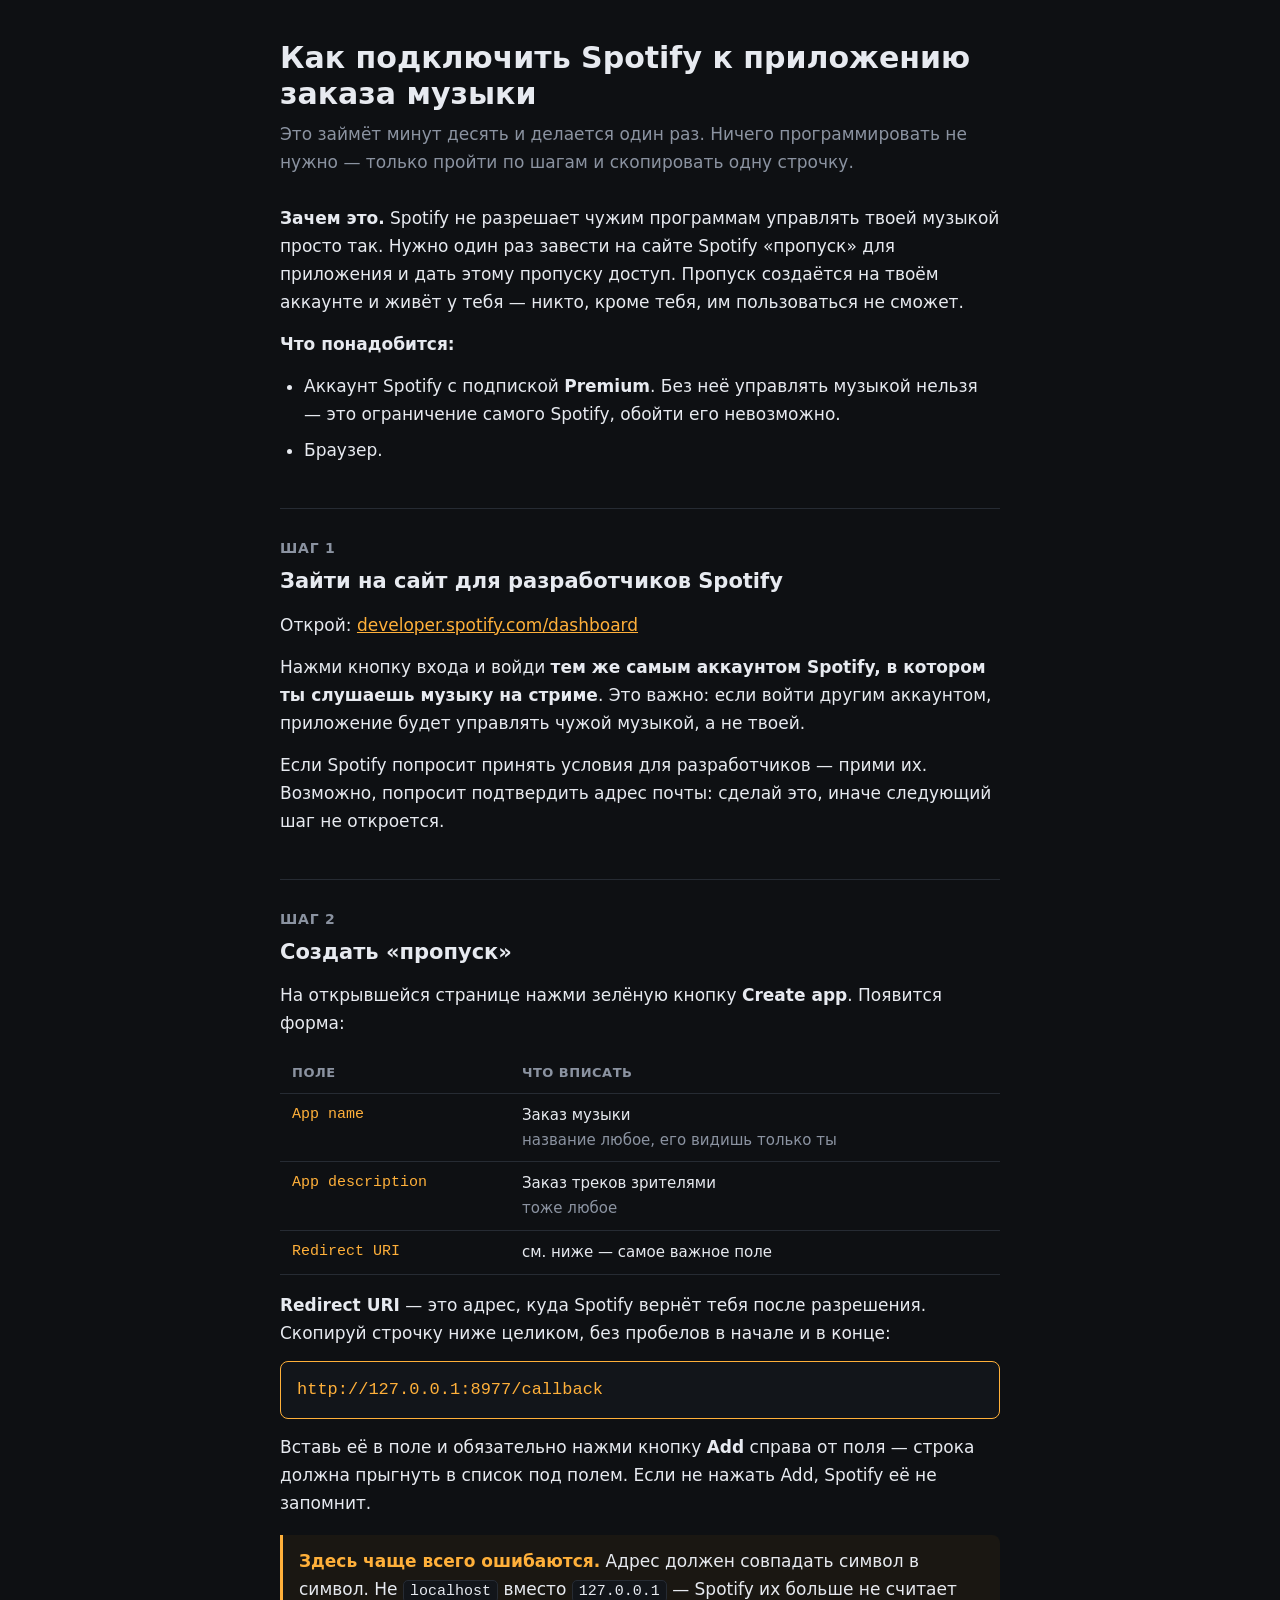
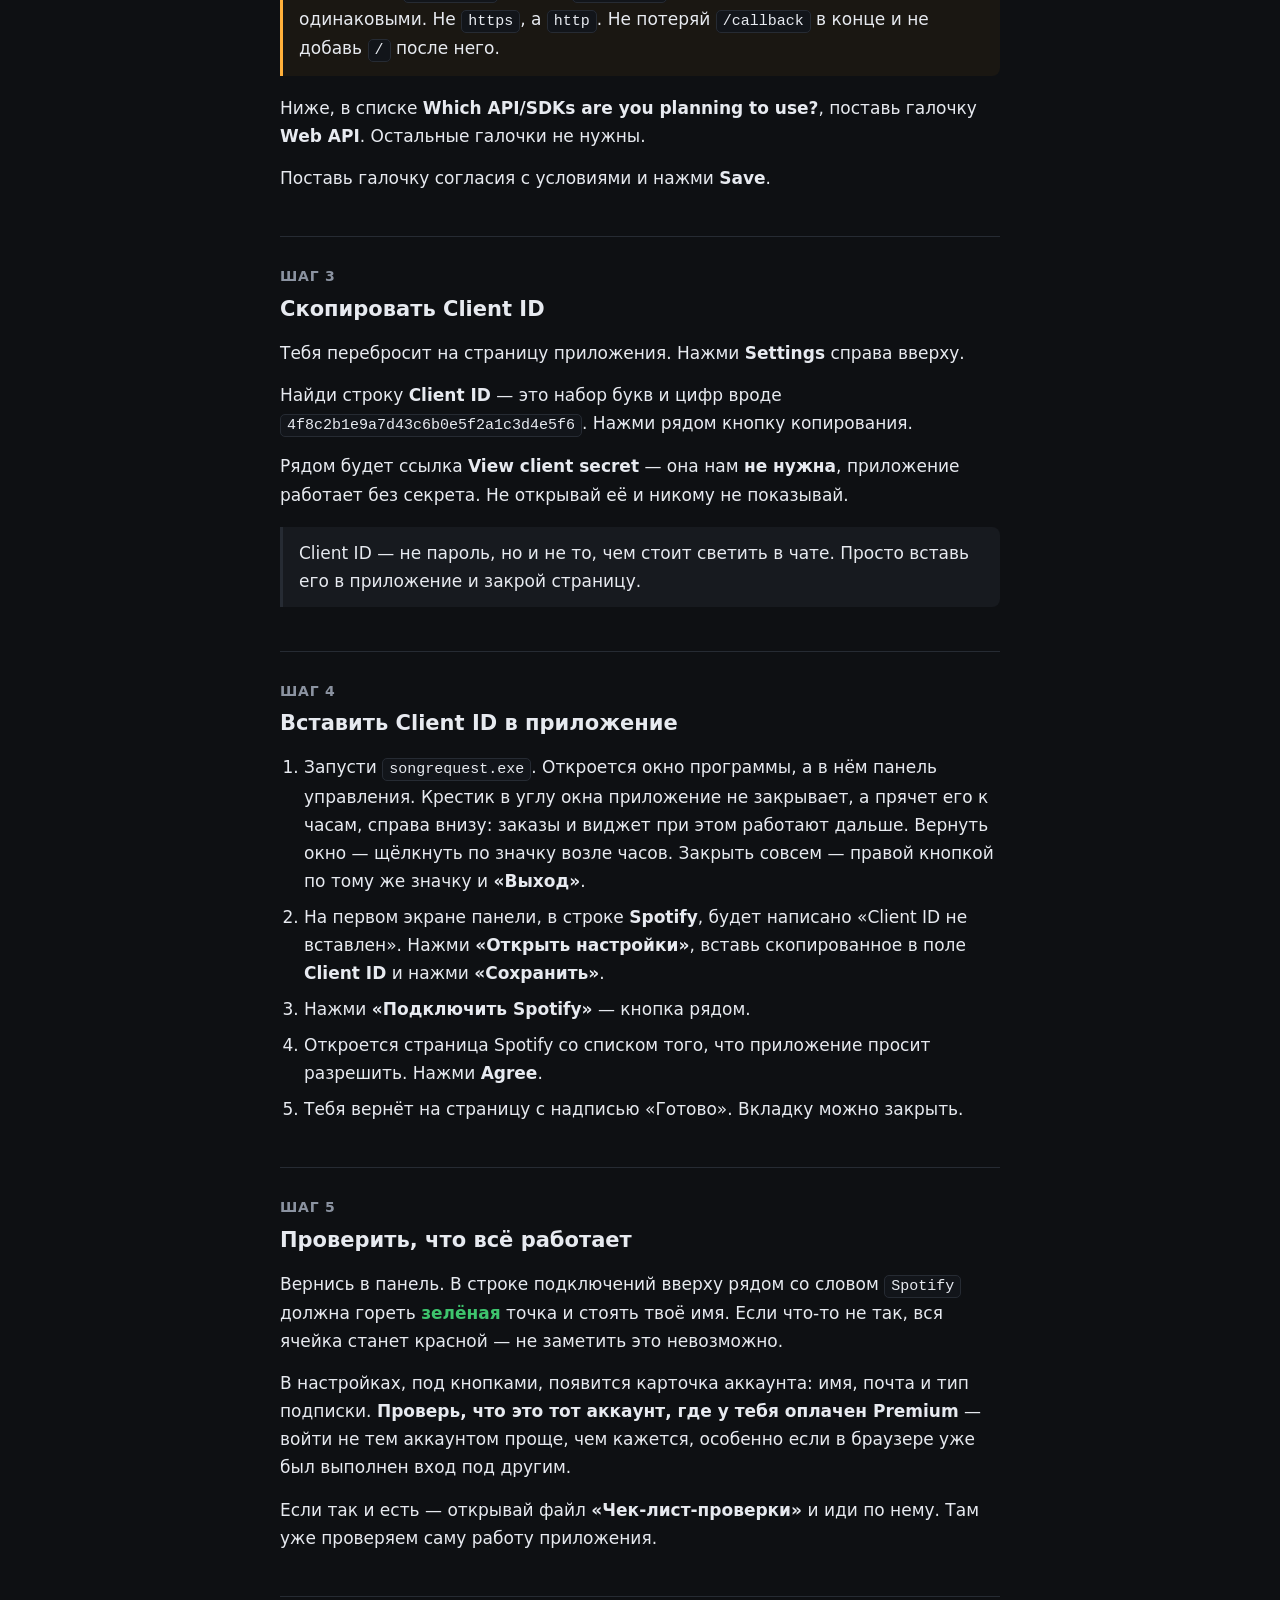
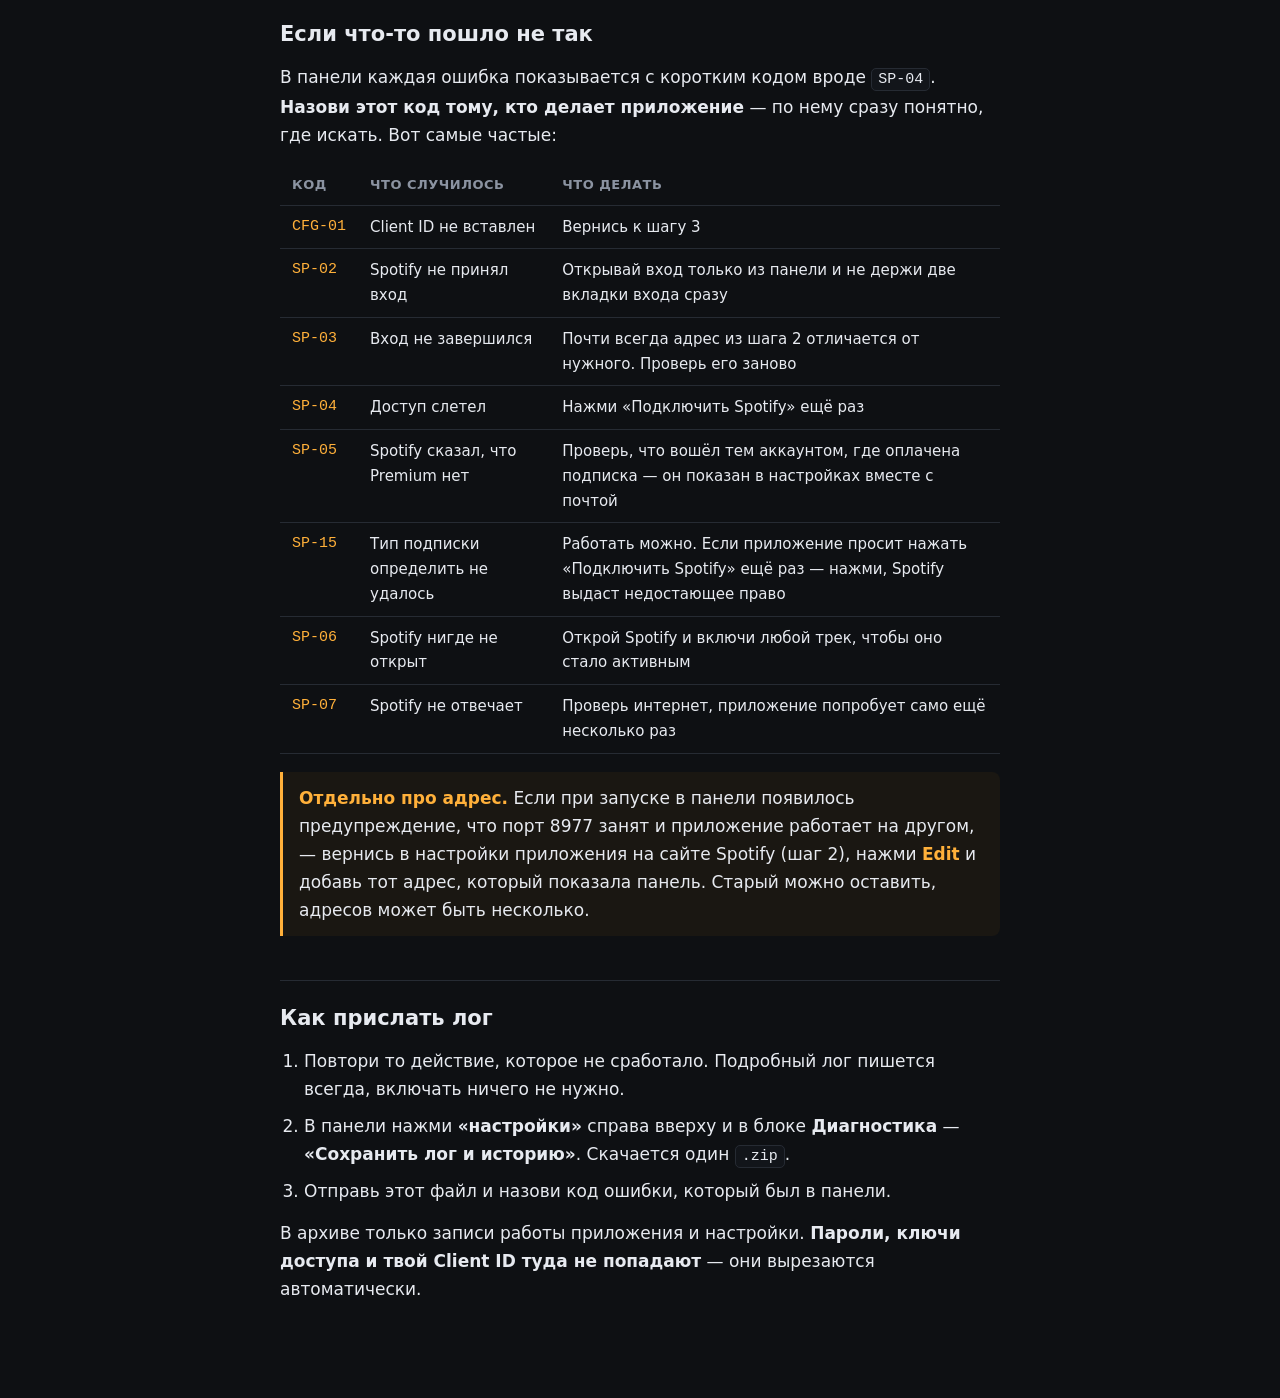
<file: docs/Инструкция-Spotify.html>
<!doctype html>
<html lang="ru">
<head>
<meta charset="utf-8">
<meta name="viewport" content="width=device-width, initial-scale=1">
<title>Как подключить Spotify</title>
<style>
  :root {
    --bg: #0e1013; --card: #171a1f; --line: #262b33;
    --text: #e7eaf0; --dim: #8b93a1; --accent: #ffb03a;
    --bad: #e5484d; --ok: #3ec46d;
  }
  * { box-sizing: border-box; }
  body {
    margin: 0; padding: 40px 20px 80px;
    background: var(--bg); color: var(--text);
    font: 17px/1.65 "Segoe UI", system-ui, sans-serif;
  }
  main { max-width: 720px; margin: 0 auto; }
  h1 { font-size: 30px; line-height: 1.2; margin: 0 0 8px; }
  h2 {
    font-size: 21px; margin: 44px 0 12px; padding-top: 20px;
    border-top: 1px solid var(--line);
  }
  .lead { color: var(--dim); margin: 0 0 28px; }
  p { margin: 0 0 14px; }
  ol, ul { padding-left: 24px; margin: 0 0 14px; }
  li { margin-bottom: 8px; }
  code {
    background: #12151a; border: 1px solid var(--line); border-radius: 5px;
    padding: 2px 6px; font-family: Consolas, "Courier New", monospace; font-size: 15px;
  }
  .copy {
    display: block; background: #12151a; border: 1px solid var(--accent);
    border-radius: 8px; padding: 14px 16px; margin: 14px 0;
    font-family: Consolas, "Courier New", monospace; font-size: 17px;
    color: var(--accent); word-break: break-all; user-select: all;
  }
  .warn, .note {
    border-left: 3px solid var(--accent); background: #1a1712;
    padding: 12px 16px; margin: 18px 0; border-radius: 0 8px 8px 0;
  }
  .note { border-left-color: var(--line); background: var(--card); }
  .warn strong { color: var(--accent); }
  table { border-collapse: collapse; width: 100%; margin: 16px 0; font-size: 15px; }
  th, td { text-align: left; padding: 9px 12px; border-bottom: 1px solid var(--line); vertical-align: top; }
  th { color: var(--dim); font-weight: 600; font-size: 13px; text-transform: uppercase; letter-spacing: .5px; }
  td:first-child { white-space: nowrap; font-family: Consolas, monospace; color: var(--accent); }
  a { color: var(--accent); }
  .step { color: var(--dim); font-size: 14px; letter-spacing: .8px; text-transform: uppercase; }
</style>
</head>
<body>
<main>

<h1>Как подключить Spotify к приложению заказа музыки</h1>
<p class="lead">Это займёт минут десять и делается один раз. Ничего программировать
не нужно — только пройти по шагам и скопировать одну строчку.</p>

<p><strong>Зачем это.</strong> Spotify не разрешает чужим программам управлять
твоей музыкой просто так. Нужно один раз завести на сайте Spotify «пропуск» для
приложения и дать этому пропуску доступ. Пропуск создаётся на твоём аккаунте и
живёт у тебя — никто, кроме тебя, им пользоваться не сможет.</p>

<p><strong>Что понадобится:</strong></p>
<ul>
  <li>Аккаунт Spotify с подпиской <strong>Premium</strong>. Без неё управлять
      музыкой нельзя — это ограничение самого Spotify, обойти его невозможно.</li>
  <li>Браузер.</li>
</ul>

<h2><span class="step">Шаг 1</span><br>Зайти на сайт для разработчиков Spotify</h2>

<p>Открой: <a href="https://developer.spotify.com/dashboard">developer.spotify.com/dashboard</a></p>

<p>Нажми кнопку входа и войди <strong>тем же самым аккаунтом Spotify, в котором
ты слушаешь музыку на стриме</strong>. Это важно: если войти другим аккаунтом,
приложение будет управлять чужой музыкой, а не твоей.</p>

<p>Если Spotify попросит принять условия для разработчиков — прими их. Возможно,
попросит подтвердить адрес почты: сделай это, иначе следующий шаг не откроется.</p>

<h2><span class="step">Шаг 2</span><br>Создать «пропуск»</h2>

<p>На открывшейся странице нажми зелёную кнопку <strong>Create app</strong>.
Появится форма:</p>

<table>
  <tr><th>Поле</th><th>Что вписать</th></tr>
  <tr><td>App name</td><td>Заказ музыки<br><span style="color:var(--dim)">название любое, его видишь только ты</span></td></tr>
  <tr><td>App description</td><td>Заказ треков зрителями<br><span style="color:var(--dim)">тоже любое</span></td></tr>
  <tr><td>Redirect URI</td><td>см. ниже — самое важное поле</td></tr>
</table>

<p><strong>Redirect URI</strong> — это адрес, куда Spotify вернёт тебя после
разрешения. Скопируй строчку ниже целиком, без пробелов в начале и в конце:</p>

<span class="copy">http://127.0.0.1:8977/callback</span>

<p>Вставь её в поле и обязательно нажми кнопку <strong>Add</strong> справа от
поля — строка должна прыгнуть в список под полем. Если не нажать Add, Spotify
её не запомнит.</p>

<div class="warn">
<strong>Здесь чаще всего ошибаются.</strong> Адрес должен совпадать символ в
символ. Не <code>localhost</code> вместо <code>127.0.0.1</code> — Spotify их
больше не считает одинаковыми. Не <code>https</code>, а <code>http</code>.
Не потеряй <code>/callback</code> в конце и не добавь <code>/</code> после него.
</div>

<p>Ниже, в списке <strong>Which API/SDKs are you planning to use?</strong>,
поставь галочку <strong>Web API</strong>. Остальные галочки не нужны.</p>

<p>Поставь галочку согласия с условиями и нажми <strong>Save</strong>.</p>

<h2><span class="step">Шаг 3</span><br>Скопировать Client ID</h2>

<p>Тебя перебросит на страницу приложения. Нажми <strong>Settings</strong>
справа вверху.</p>

<p>Найди строку <strong>Client ID</strong> — это набор букв и цифр вроде
<code>4f8c2b1e9a7d43c6b0e5f2a1c3d4e5f6</code>. Нажми рядом кнопку копирования.</p>

<p>Рядом будет ссылка <strong>View client secret</strong> — она нам
<strong>не нужна</strong>, приложение работает без секрета. Не открывай её и
никому не показывай.</p>

<div class="note">
Client ID — не пароль, но и не то, чем стоит светить в чате. Просто вставь его
в приложение и закрой страницу.
</div>

<h2><span class="step">Шаг 4</span><br>Вставить Client ID в приложение</h2>

<ol>
  <li>Запусти <code>songrequest.exe</code>. Откроется окно программы, а в нём
      панель управления. Крестик в углу окна приложение не закрывает, а прячет
      его к часам, справа внизу: заказы и виджет при этом работают дальше.
      Вернуть окно — щёлкнуть по значку возле часов. Закрыть совсем — правой
      кнопкой по тому же значку и <strong>«Выход»</strong>.</li>
  <li>На первом экране панели, в строке <strong>Spotify</strong>, будет
      написано «Client ID не вставлен».
      Нажми <strong>«Открыть настройки»</strong>, вставь скопированное в поле
      <strong>Client ID</strong> и нажми <strong>«Сохранить»</strong>.</li>
  <li>Нажми <strong>«Подключить Spotify»</strong> — кнопка рядом.</li>
  <li>Откроется страница Spotify со списком того, что приложение просит
      разрешить. Нажми <strong>Agree</strong>.</li>
  <li>Тебя вернёт на страницу с надписью «Готово». Вкладку можно закрыть.</li>
</ol>

<h2><span class="step">Шаг 5</span><br>Проверить, что всё работает</h2>

<p>Вернись в панель. В строке подключений вверху рядом со словом
<code>Spotify</code> должна гореть <strong style="color:var(--ok)">зелёная</strong>
точка и стоять твоё имя. Если что-то не так, вся ячейка станет красной — не
заметить это невозможно.</p>

<p>В настройках, под кнопками, появится карточка аккаунта: имя, почта и тип
подписки. <strong>Проверь, что это тот аккаунт, где у тебя оплачен Premium</strong> —
войти не тем аккаунтом проще, чем кажется, особенно если в браузере уже был
выполнен вход под другим.</p>

<p>Если так и есть — открывай файл <strong>«Чек-лист-проверки»</strong> и иди
по нему. Там уже проверяем саму работу приложения.</p>

<h2>Если что-то пошло не так</h2>

<p>В панели каждая ошибка показывается с коротким кодом вроде <code>SP-04</code>.
<strong>Назови этот код тому, кто делает приложение</strong> — по нему сразу
понятно, где искать. Вот самые частые:</p>

<table>
  <tr><th>Код</th><th>Что случилось</th><th>Что делать</th></tr>
  <tr><td>CFG-01</td><td>Client ID не вставлен</td><td>Вернись к шагу 3</td></tr>
  <tr><td>SP-02</td><td>Spotify не принял вход</td><td>Открывай вход только из панели и не держи две вкладки входа сразу</td></tr>
  <tr><td>SP-03</td><td>Вход не завершился</td><td>Почти всегда адрес из шага 2 отличается от нужного. Проверь его заново</td></tr>
  <tr><td>SP-04</td><td>Доступ слетел</td><td>Нажми «Подключить Spotify» ещё раз</td></tr>
  <tr><td>SP-05</td><td>Spotify сказал, что Premium нет</td><td>Проверь, что вошёл тем аккаунтом, где оплачена подписка — он показан в настройках вместе с почтой</td></tr>
  <tr><td>SP-15</td><td>Тип подписки определить не удалось</td><td>Работать можно. Если приложение просит нажать «Подключить Spotify» ещё раз — нажми, Spotify выдаст недостающее право</td></tr>
  <tr><td>SP-06</td><td>Spotify нигде не открыт</td><td>Открой Spotify и включи любой трек, чтобы оно стало активным</td></tr>
  <tr><td>SP-07</td><td>Spotify не отвечает</td><td>Проверь интернет, приложение попробует само ещё несколько раз</td></tr>
</table>

<div class="warn">
<strong>Отдельно про адрес.</strong> Если при запуске в панели появилось
предупреждение, что порт 8977 занят и приложение работает на другом, — вернись
в настройки приложения на сайте Spotify (шаг 2), нажми <strong>Edit</strong> и
добавь тот адрес, который показала панель. Старый можно оставить, адресов может
быть несколько.
</div>

<h2>Как прислать лог</h2>

<ol>
  <li>Повтори то действие, которое не сработало. Подробный лог пишется
      всегда, включать ничего не нужно.</li>
  <li>В панели нажми <strong>«настройки»</strong> справа вверху и в блоке
      <strong>Диагностика</strong> — <strong>«Сохранить лог и историю»</strong>.
      Скачается один <code>.zip</code>.</li>
  <li>Отправь этот файл и назови код ошибки, который был в панели.</li>
</ol>

<p>В архиве только записи работы приложения и настройки. <strong>Пароли, ключи
доступа и твой Client ID туда не попадают</strong> — они вырезаются
автоматически.</p>

</main>
</body>
</html>
</file>
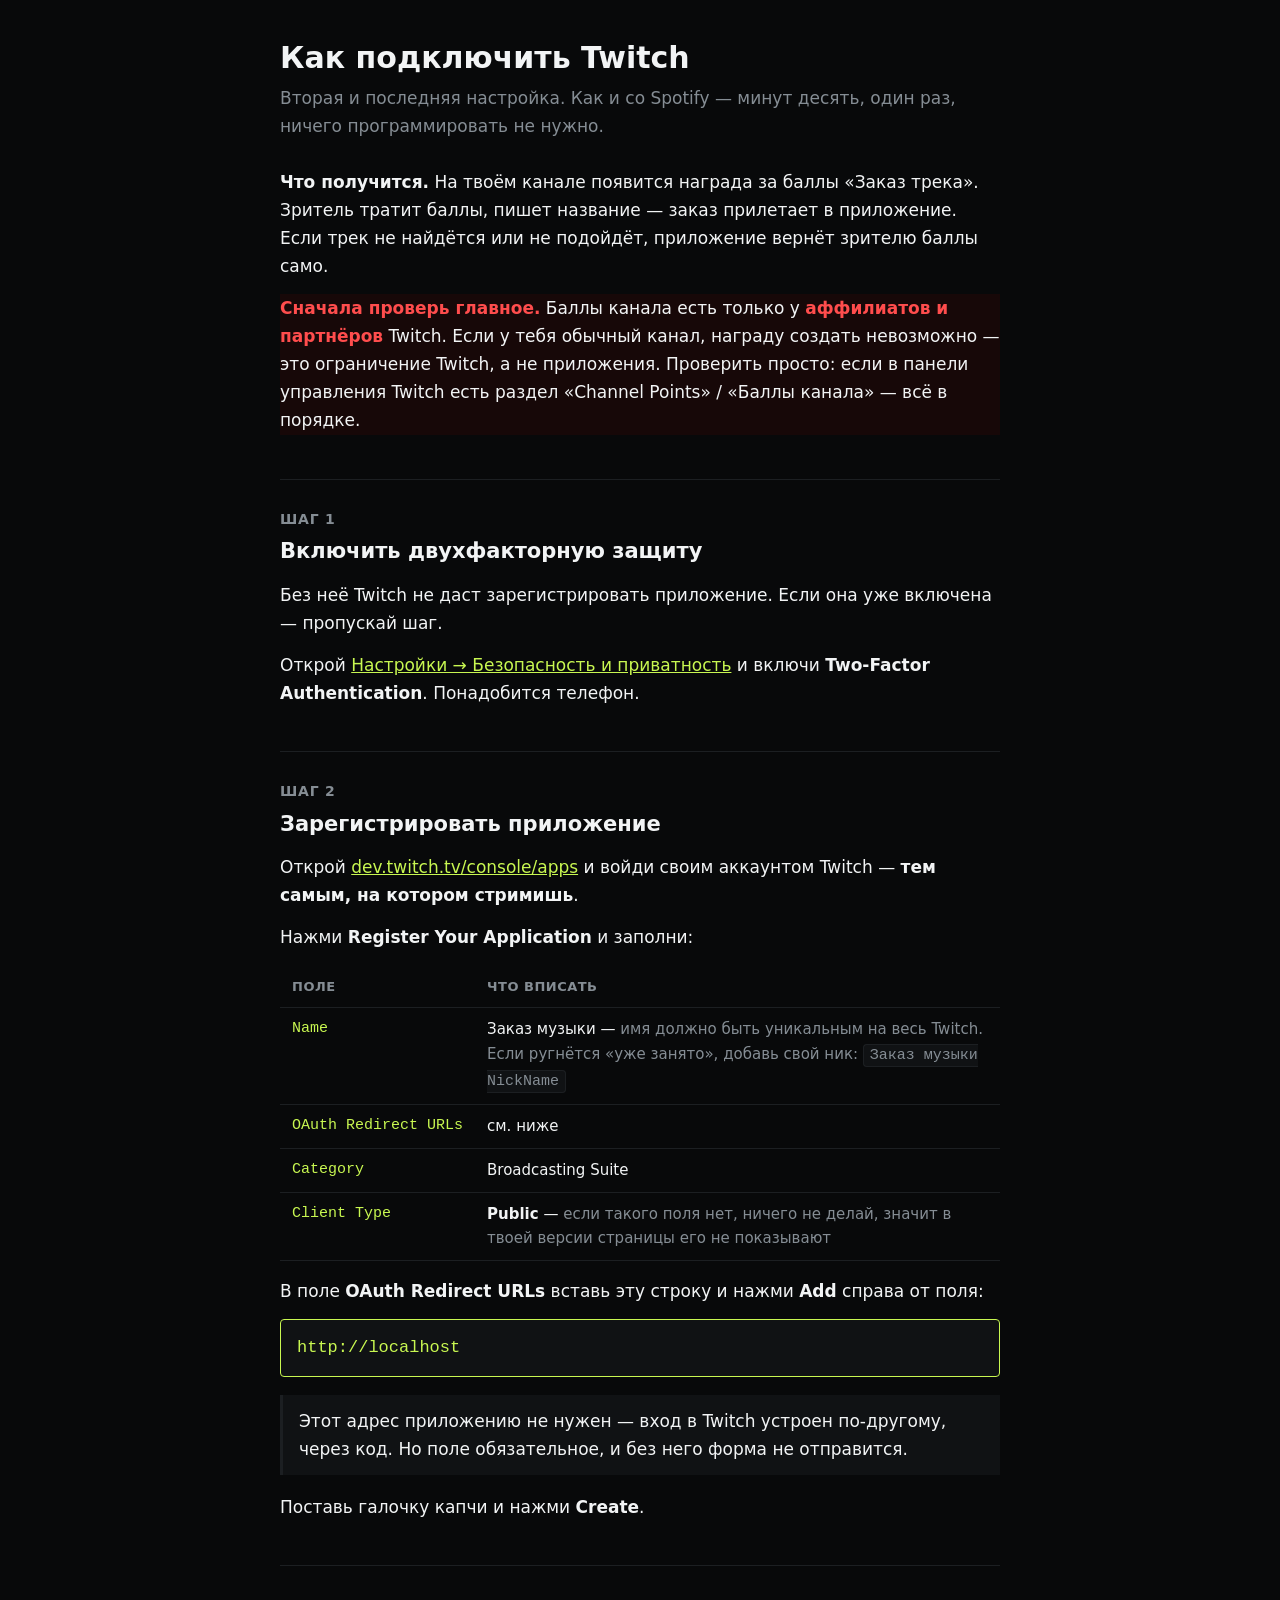
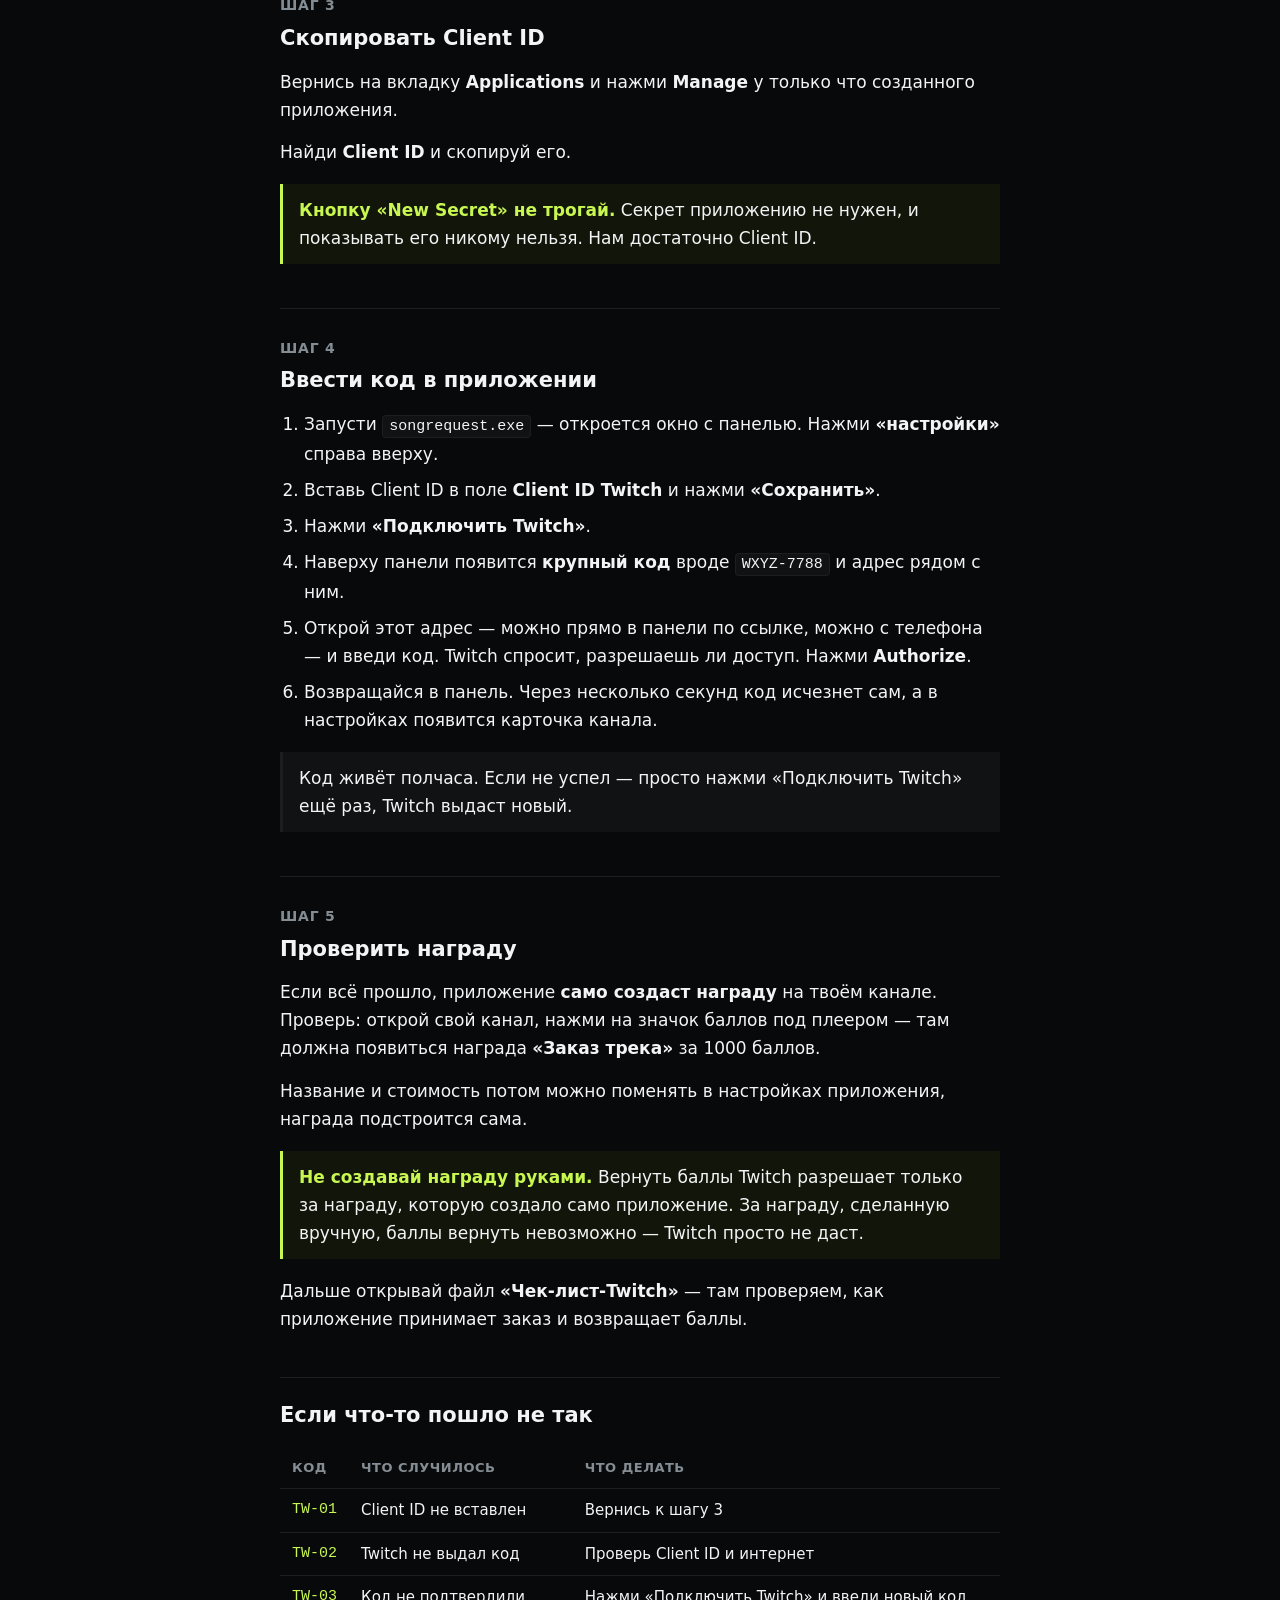
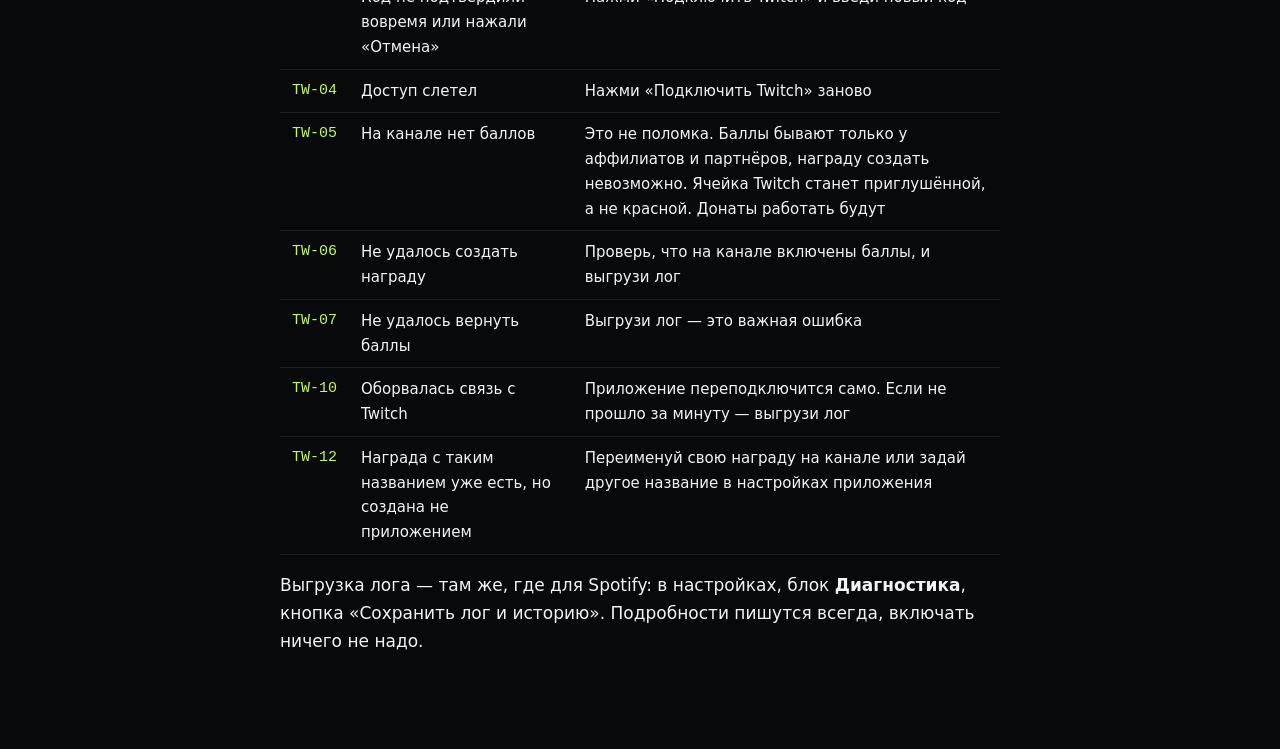
<file: docs/Инструкция-Twitch.html>
<!doctype html>
<html lang="ru">
<head>
<meta charset="utf-8">
<meta name="viewport" content="width=device-width, initial-scale=1">
<title>Как подключить Twitch</title>
<style>
  :root {
    --bg: #08090a; --card: #101214; --line: #1c1f22;
    --text: #f2f4f5; --dim: #858d94; --accent: #c8f751;
    --bad: #ff4d4d; --ink: #0d1204;
  }
  * { box-sizing: border-box; }
  body {
    margin: 0; padding: 40px 20px 80px;
    background: var(--bg); color: var(--text);
    font: 17px/1.65 "Segoe UI", system-ui, sans-serif;
  }
  main { max-width: 720px; margin: 0 auto; }
  h1 { font-size: 30px; line-height: 1.2; margin: 0 0 8px; }
  h2 { font-size: 21px; margin: 44px 0 12px; padding-top: 20px; border-top: 1px solid var(--line); }
  .lead { color: var(--dim); margin: 0 0 28px; }
  p { margin: 0 0 14px; }
  ol, ul { padding-left: 24px; margin: 0 0 14px; }
  li { margin-bottom: 8px; }
  code {
    background: var(--card); border: 1px solid var(--line); border-radius: 4px;
    padding: 2px 6px; font-family: Consolas, "Courier New", monospace; font-size: 15px;
  }
  .copy {
    display: block; background: var(--card); border: 1px solid var(--accent);
    border-radius: 4px; padding: 14px 16px; margin: 14px 0;
    font-family: Consolas, "Courier New", monospace; font-size: 17px;
    color: var(--accent); word-break: break-all; user-select: all;
  }
  .warn, .note {
    border-left: 3px solid var(--accent); background: #12160a;
    padding: 12px 16px; margin: 18px 0;
  }
  .note { border-left-color: var(--line); background: var(--card); }
  .warn strong { color: var(--accent); }
  .stop { border-left-color: var(--bad); background: #170808; }
  .stop strong { color: var(--bad); }
  table { border-collapse: collapse; width: 100%; margin: 16px 0; font-size: 15px; }
  th, td { text-align: left; padding: 9px 12px; border-bottom: 1px solid var(--line); vertical-align: top; }
  th { color: var(--dim); font-weight: 600; font-size: 13px; text-transform: uppercase; letter-spacing: .5px; }
  td:first-child { white-space: nowrap; font-family: Consolas, monospace; color: var(--accent); }
  a { color: var(--accent); }
  .step { color: var(--dim); font-size: 14px; letter-spacing: .8px; text-transform: uppercase; }
</style>
</head>
<body>
<main>

<h1>Как подключить Twitch</h1>
<p class="lead">Вторая и последняя настройка. Как и со Spotify — минут десять,
один раз, ничего программировать не нужно.</p>

<p><strong>Что получится.</strong> На твоём канале появится награда за баллы
«Заказ трека». Зритель тратит баллы, пишет название — заказ прилетает в
приложение. Если трек не найдётся или не подойдёт, приложение вернёт зрителю
баллы само.</p>

<div class="stop">
<strong>Сначала проверь главное.</strong> Баллы канала есть только у
<strong>аффилиатов и партнёров</strong> Twitch. Если у тебя обычный канал,
награду создать невозможно — это ограничение Twitch, а не приложения.
Проверить просто: если в панели управления Twitch есть раздел
«Channel Points» / «Баллы канала» — всё в порядке.
</div>

<h2><span class="step">Шаг 1</span><br>Включить двухфакторную защиту</h2>

<p>Без неё Twitch не даст зарегистрировать приложение. Если она уже включена —
пропускай шаг.</p>

<p>Открой <a href="https://www.twitch.tv/settings/security">Настройки → Безопасность
и приватность</a> и включи <strong>Two-Factor Authentication</strong>. Понадобится
телефон.</p>

<h2><span class="step">Шаг 2</span><br>Зарегистрировать приложение</h2>

<p>Открой <a href="https://dev.twitch.tv/console/apps">dev.twitch.tv/console/apps</a>
и войди своим аккаунтом Twitch — <strong>тем самым, на котором стримишь</strong>.</p>

<p>Нажми <strong>Register Your Application</strong> и заполни:</p>

<table>
  <tr><th>Поле</th><th>Что вписать</th></tr>
  <tr><td>Name</td><td>Заказ музыки — <span style="color:var(--dim)">имя должно быть
    уникальным на весь Twitch. Если ругнётся «уже занято», добавь свой ник:
    <code>Заказ музыки NickName</code></span></td></tr>
  <tr><td>OAuth Redirect URLs</td><td>см. ниже</td></tr>
  <tr><td>Category</td><td>Broadcasting Suite</td></tr>
  <tr><td>Client Type</td><td><strong>Public</strong> — <span style="color:var(--dim)">если
    такого поля нет, ничего не делай, значит в твоей версии страницы его не показывают</span></td></tr>
</table>

<p>В поле <strong>OAuth Redirect URLs</strong> вставь эту строку и нажми
<strong>Add</strong> справа от поля:</p>

<span class="copy">http://localhost</span>

<div class="note">
Этот адрес приложению не нужен — вход в Twitch устроен по-другому, через код.
Но поле обязательное, и без него форма не отправится.
</div>

<p>Поставь галочку капчи и нажми <strong>Create</strong>.</p>

<h2><span class="step">Шаг 3</span><br>Скопировать Client ID</h2>

<p>Вернись на вкладку <strong>Applications</strong> и нажми
<strong>Manage</strong> у только что созданного приложения.</p>

<p>Найди <strong>Client ID</strong> и скопируй его.</p>

<div class="warn">
<strong>Кнопку «New Secret» не трогай.</strong> Секрет приложению не нужен,
и показывать его никому нельзя. Нам достаточно Client ID.
</div>

<h2><span class="step">Шаг 4</span><br>Ввести код в приложении</h2>

<ol>
  <li>Запусти <code>songrequest.exe</code> — откроется окно с панелью. Нажми
      <strong>«настройки»</strong> справа вверху.</li>
  <li>Вставь Client ID в поле <strong>Client ID Twitch</strong> и нажми
      <strong>«Сохранить»</strong>.</li>
  <li>Нажми <strong>«Подключить Twitch»</strong>.</li>
  <li>Наверху панели появится <strong>крупный код</strong> вроде
      <code>WXYZ-7788</code> и адрес рядом с ним.</li>
  <li>Открой этот адрес — можно прямо в панели по ссылке, можно с телефона —
      и введи код. Twitch спросит, разрешаешь ли доступ. Нажми
      <strong>Authorize</strong>.</li>
  <li>Возвращайся в панель. Через несколько секунд код исчезнет сам, а в
      настройках появится карточка канала.</li>
</ol>

<div class="note">
Код живёт полчаса. Если не успел — просто нажми «Подключить Twitch» ещё раз,
Twitch выдаст новый.
</div>

<h2><span class="step">Шаг 5</span><br>Проверить награду</h2>

<p>Если всё прошло, приложение <strong>само создаст награду</strong> на твоём
канале. Проверь: открой свой канал, нажми на значок баллов под плеером — там
должна появиться награда <strong>«Заказ трека»</strong> за 1000 баллов.</p>

<p>Название и стоимость потом можно поменять в настройках приложения, награда
подстроится сама.</p>

<div class="warn">
<strong>Не создавай награду руками.</strong> Вернуть баллы Twitch разрешает
только за награду, которую создало само приложение. За награду, сделанную
вручную, баллы вернуть невозможно — Twitch просто не даст.
</div>

<p>Дальше открывай файл <strong>«Чек-лист-Twitch»</strong> — там проверяем,
как приложение принимает заказ и возвращает баллы.</p>

<h2>Если что-то пошло не так</h2>

<table>
  <tr><th>Код</th><th>Что случилось</th><th>Что делать</th></tr>
  <tr><td>TW-01</td><td>Client ID не вставлен</td><td>Вернись к шагу 3</td></tr>
  <tr><td>TW-02</td><td>Twitch не выдал код</td><td>Проверь Client ID и интернет</td></tr>
  <tr><td>TW-03</td><td>Код не подтвердили вовремя или нажали «Отмена»</td><td>Нажми «Подключить Twitch» и введи новый код</td></tr>
  <tr><td>TW-04</td><td>Доступ слетел</td><td>Нажми «Подключить Twitch» заново</td></tr>
  <tr><td>TW-05</td><td>На канале нет баллов</td><td>Это не поломка. Баллы бывают только у аффилиатов и партнёров, награду создать невозможно. Ячейка Twitch станет приглушённой, а не красной. Донаты работать будут</td></tr>
  <tr><td>TW-06</td><td>Не удалось создать награду</td><td>Проверь, что на канале включены баллы, и выгрузи лог</td></tr>
  <tr><td>TW-07</td><td>Не удалось вернуть баллы</td><td>Выгрузи лог — это важная ошибка</td></tr>
  <tr><td>TW-10</td><td>Оборвалась связь с Twitch</td><td>Приложение переподключится само. Если не прошло за минуту — выгрузи лог</td></tr>
  <tr><td>TW-12</td><td>Награда с таким названием уже есть, но создана не приложением</td><td>Переименуй свою награду на канале или задай другое название в настройках приложения</td></tr>
</table>

<p>Выгрузка лога — там же, где для Spotify: в настройках, блок
<strong>Диагностика</strong>, кнопка «Сохранить лог и историю». Подробности
пишутся всегда, включать ничего не надо.</p>

</main>
</body>
</html>
</file>
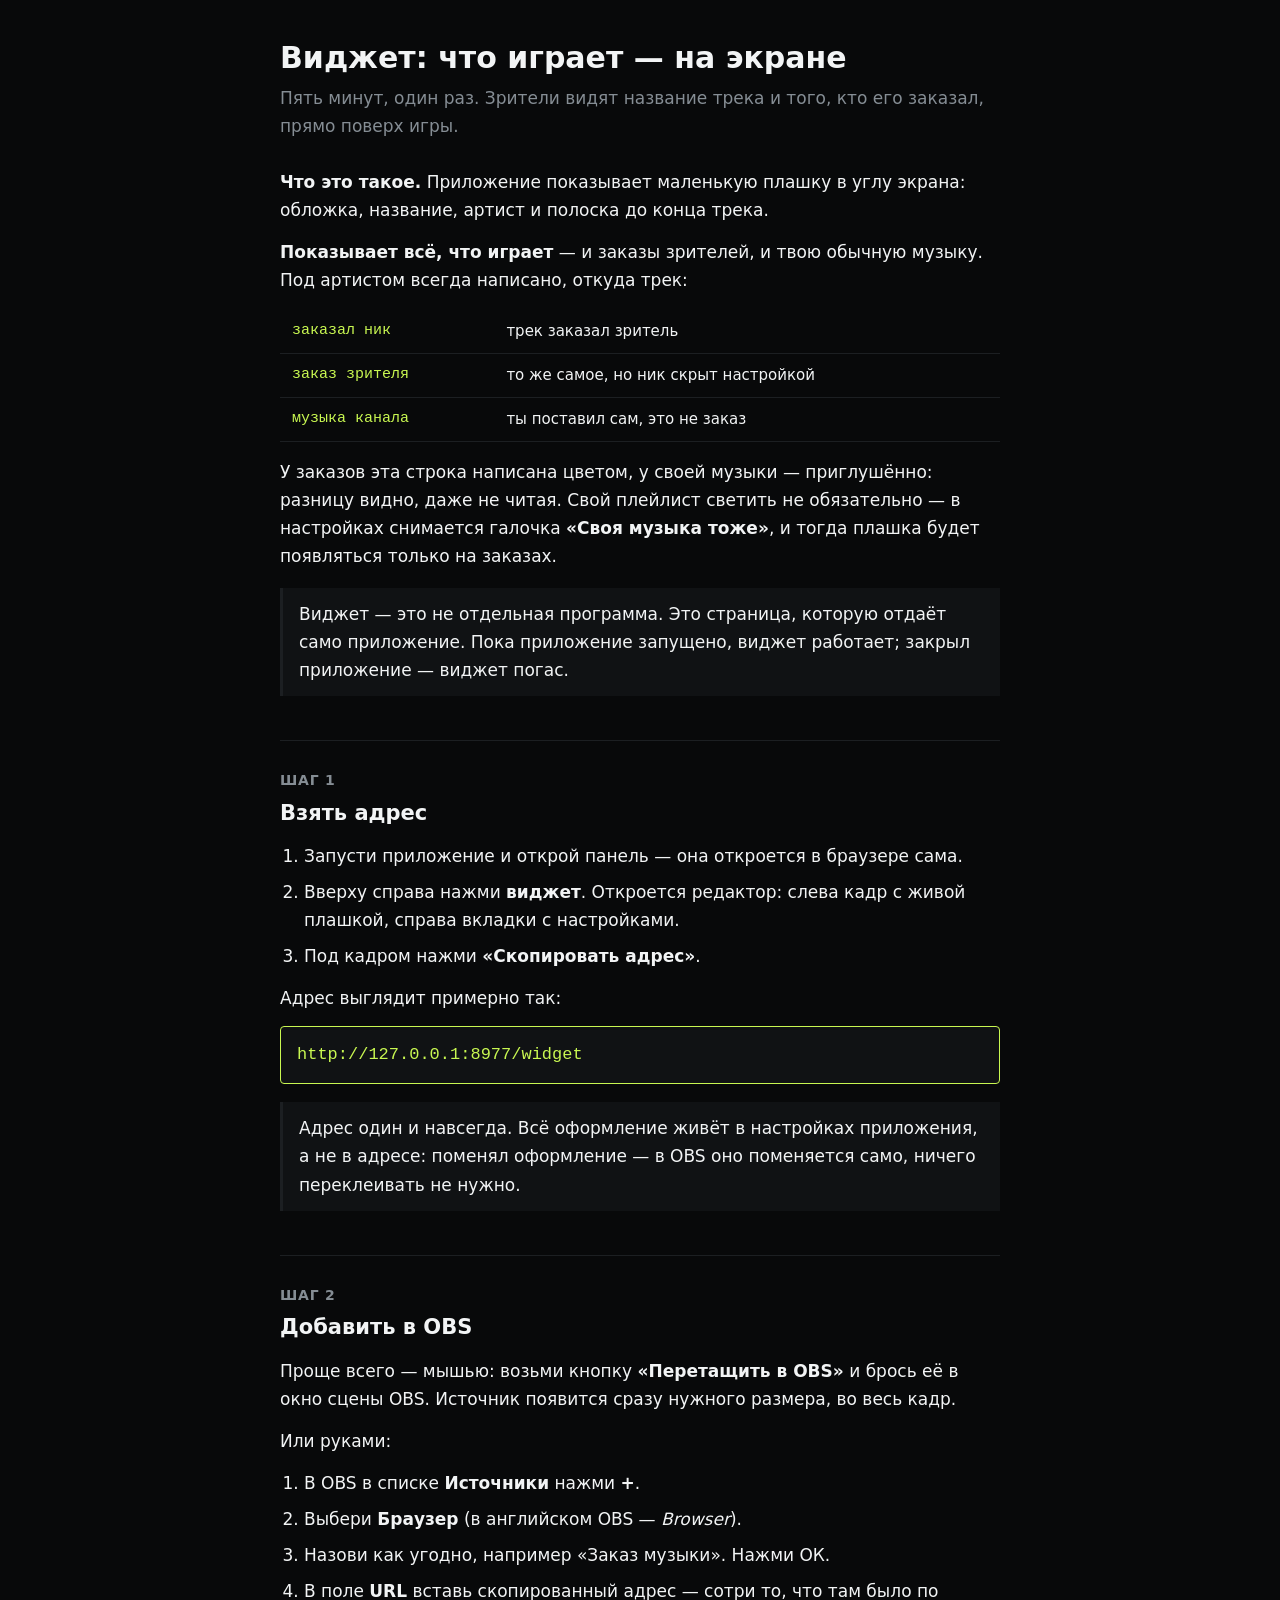
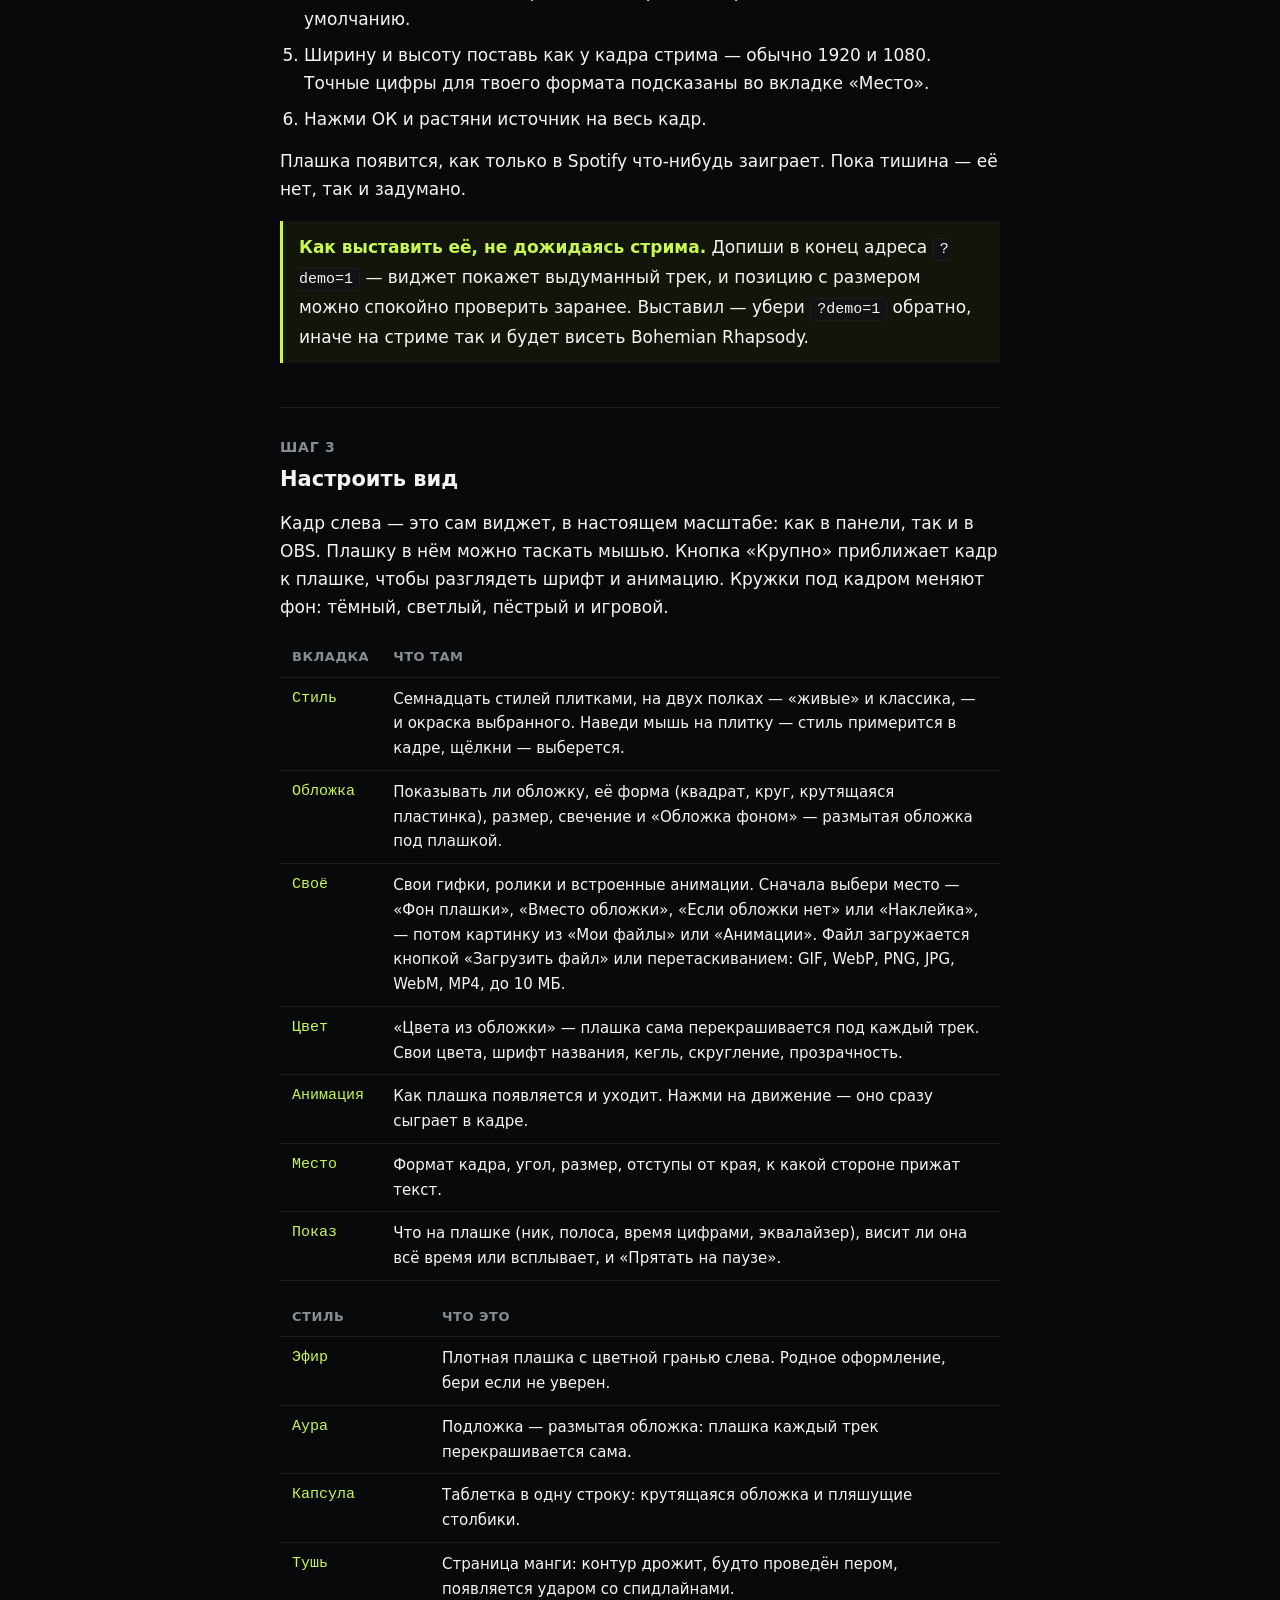
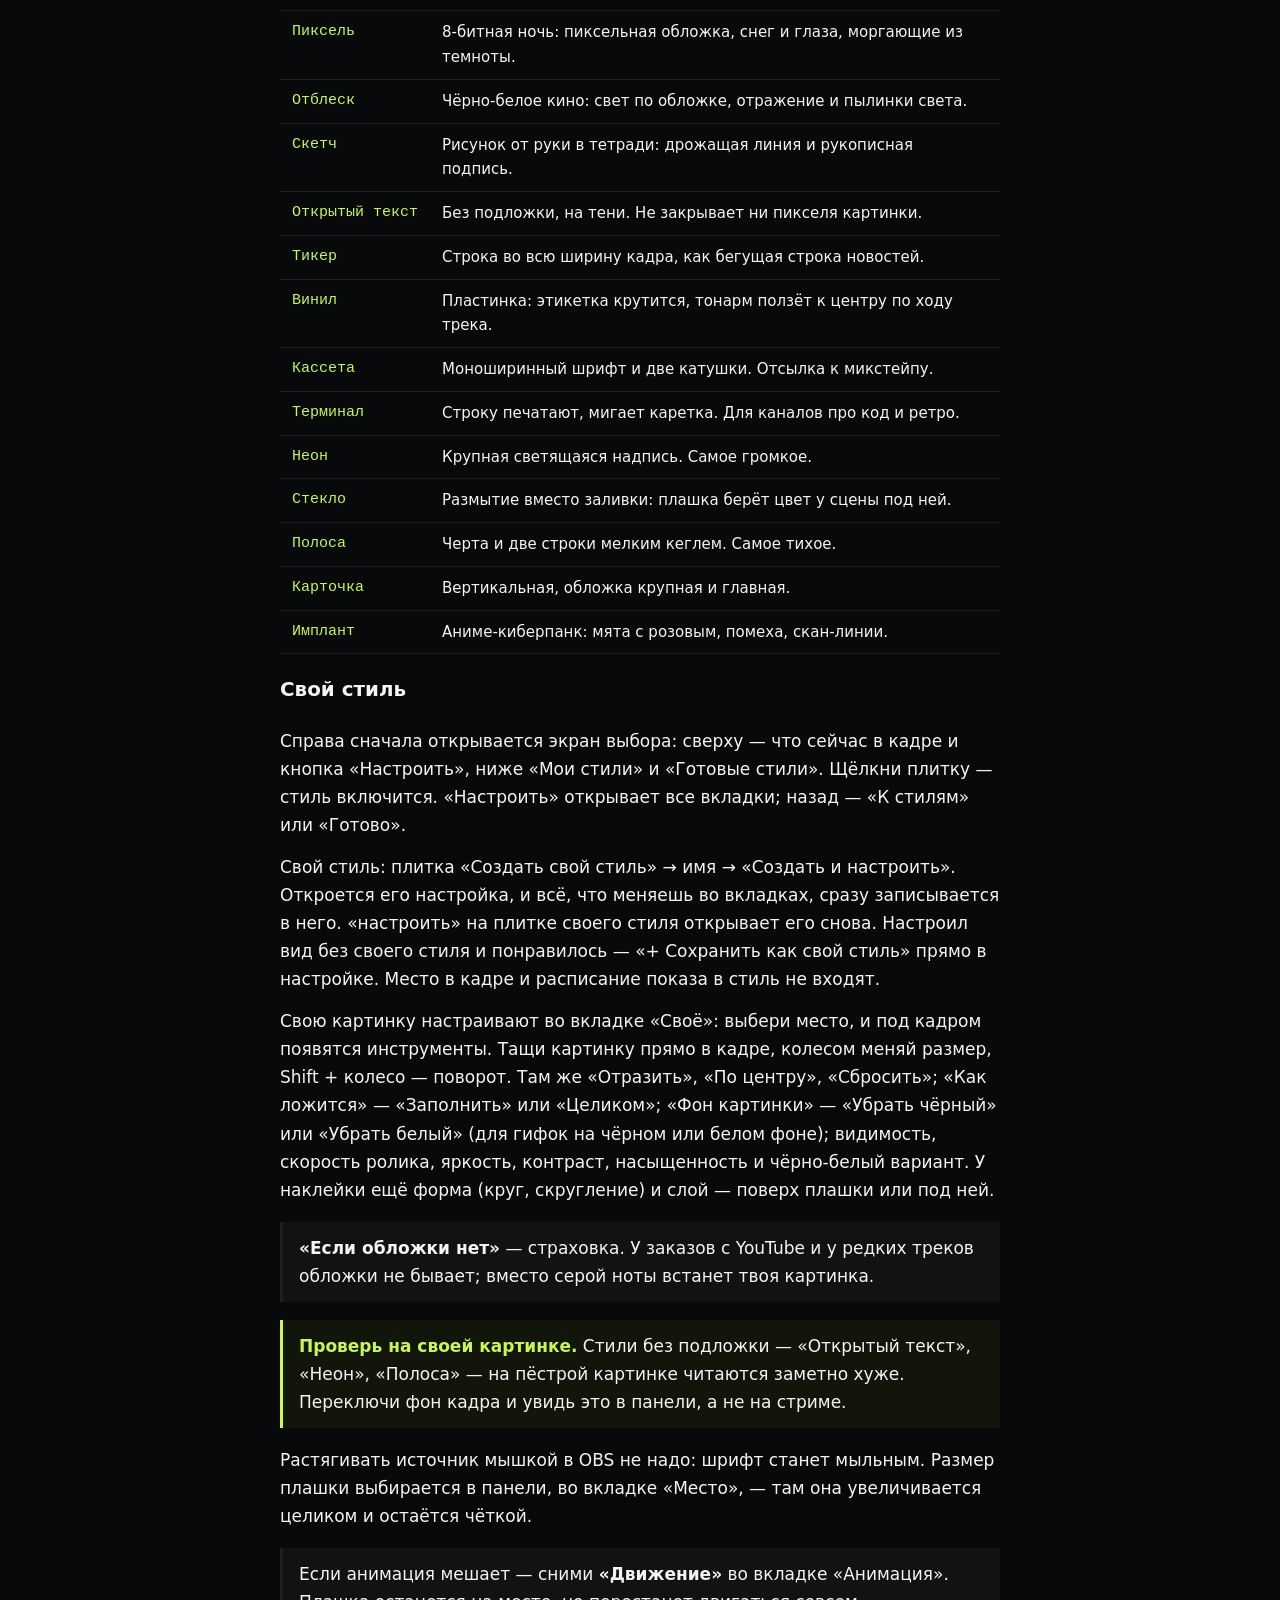
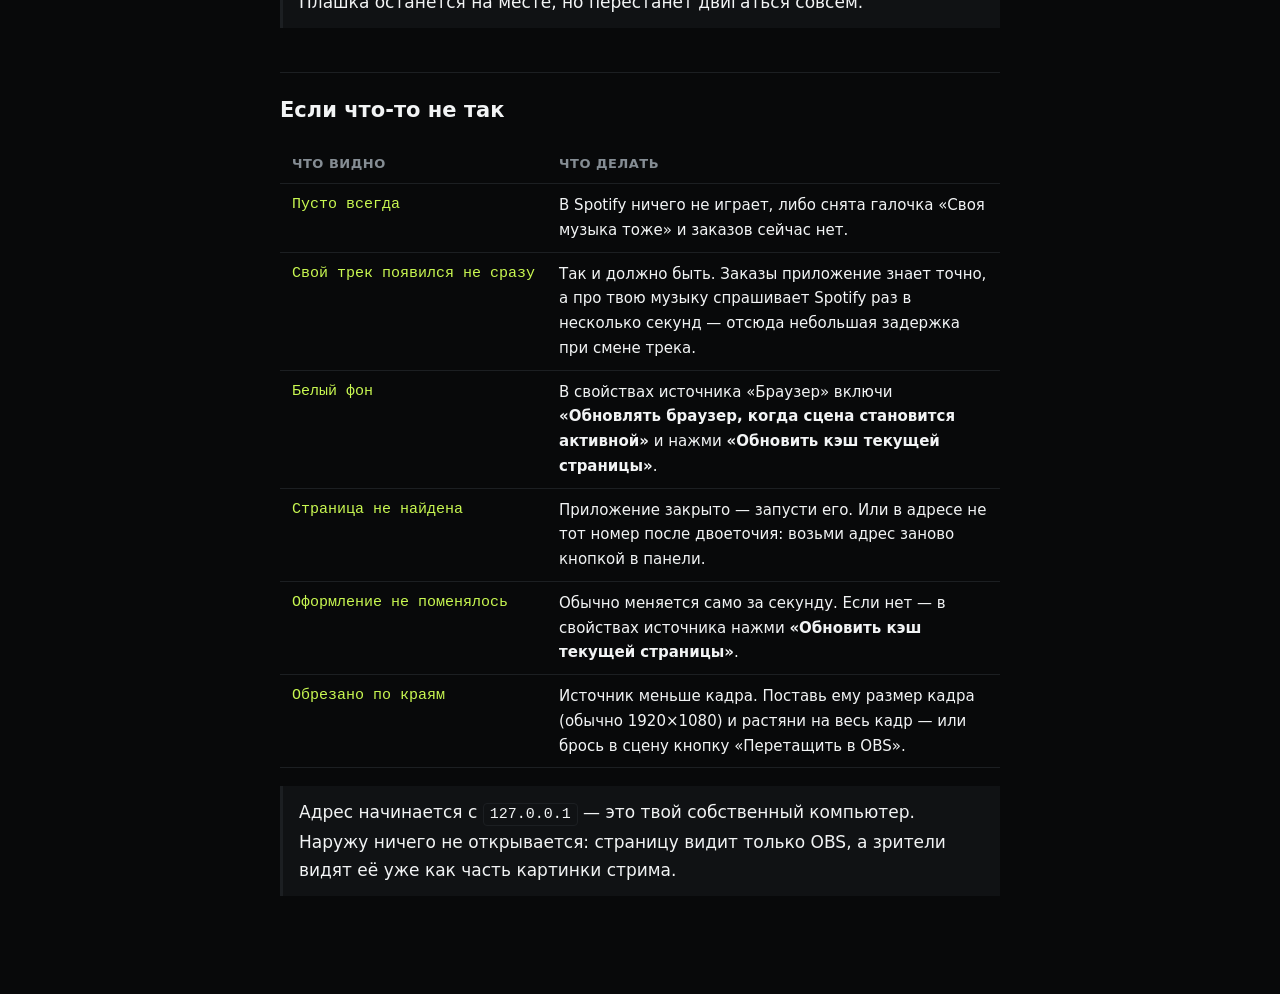
<file: docs/Инструкция-Виджет-OBS.html>
<!doctype html>
<html lang="ru">
<head>
<meta charset="utf-8">
<meta name="viewport" content="width=device-width, initial-scale=1">
<title>Виджет в OBS</title>
<style>
  :root {
    --bg: #08090a; --card: #101214; --line: #1c1f22;
    --text: #f2f4f5; --dim: #858d94; --accent: #c8f751;
    --bad: #ff4d4d; --ink: #0d1204;
  }
  * { box-sizing: border-box; }
  body {
    margin: 0; padding: 40px 20px 80px;
    background: var(--bg); color: var(--text);
    font: 17px/1.65 "Segoe UI", system-ui, sans-serif;
  }
  main { max-width: 720px; margin: 0 auto; }
  h1 { font-size: 30px; line-height: 1.2; margin: 0 0 8px; }
  h2 { font-size: 21px; margin: 44px 0 12px; padding-top: 20px; border-top: 1px solid var(--line); }
  .lead { color: var(--dim); margin: 0 0 28px; }
  p { margin: 0 0 14px; }
  ol, ul { padding-left: 24px; margin: 0 0 14px; }
  li { margin-bottom: 8px; }
  code {
    background: var(--card); border: 1px solid var(--line); border-radius: 4px;
    padding: 2px 6px; font-family: Consolas, "Courier New", monospace; font-size: 15px;
  }
  .copy {
    display: block; background: var(--card); border: 1px solid var(--accent);
    border-radius: 4px; padding: 14px 16px; margin: 14px 0;
    font-family: Consolas, "Courier New", monospace; font-size: 17px;
    color: var(--accent); word-break: break-all; user-select: all;
  }
  .warn, .note {
    border-left: 3px solid var(--accent); background: #12160a;
    padding: 12px 16px; margin: 18px 0;
  }
  .note { border-left-color: var(--line); background: var(--card); }
  .warn strong { color: var(--accent); }
  .stop { border-left-color: var(--bad); background: #170808; }
  .stop strong { color: var(--bad); }
  table { border-collapse: collapse; width: 100%; margin: 16px 0; font-size: 15px; }
  th, td { text-align: left; padding: 9px 12px; border-bottom: 1px solid var(--line); vertical-align: top; }
  th { color: var(--dim); font-weight: 600; font-size: 13px; text-transform: uppercase; letter-spacing: .5px; }
  td:first-child { white-space: nowrap; font-family: Consolas, monospace; color: var(--accent); }
  a { color: var(--accent); }
  .step { color: var(--dim); font-size: 14px; letter-spacing: .8px; text-transform: uppercase; }
</style>
</head>
<body>
<main>

<h1>Виджет: что играет — на экране</h1>
<p class="lead">Пять минут, один раз. Зрители видят название трека и того, кто
его заказал, прямо поверх игры.</p>

<p><strong>Что это такое.</strong> Приложение показывает маленькую плашку в углу
экрана: обложка, название, артист и полоска до конца трека.</p>

<p><strong>Показывает всё, что играет</strong> — и заказы зрителей, и твою
обычную музыку. Под артистом всегда написано, откуда трек:</p>

<table>
<tr><td>заказал ник</td><td>трек заказал зритель</td></tr>
<tr><td>заказ зрителя</td><td>то же самое, но ник скрыт настройкой</td></tr>
<tr><td>музыка канала</td><td>ты поставил сам, это не заказ</td></tr>
</table>

<p>У заказов эта строка написана цветом, у своей музыки — приглушённо: разницу
видно, даже не читая. Свой плейлист светить не обязательно — в настройках
снимается галочка <strong>«Своя музыка тоже»</strong>, и тогда плашка будет
появляться только на заказах.</p>

<div class="note">
Виджет — это не отдельная программа. Это страница, которую отдаёт само
приложение. Пока приложение запущено, виджет работает; закрыл приложение —
виджет погас.
</div>

<h2><span class="step">Шаг 1</span><br>Взять адрес</h2>

<ol>
<li>Запусти приложение и открой панель — она откроется в браузере сама.</li>
<li>Вверху справа нажми <strong>виджет</strong>. Откроется редактор: слева
кадр с живой плашкой, справа вкладки с настройками.</li>
<li>Под кадром нажми <strong>«Скопировать адрес»</strong>.</li>
</ol>

<p>Адрес выглядит примерно так:</p>
<div class="copy">http://127.0.0.1:8977/widget</div>

<div class="note">
Адрес один и навсегда. Всё оформление живёт в настройках приложения, а не в
адресе: поменял оформление — в OBS оно поменяется само, ничего переклеивать
не нужно.
</div>

<h2><span class="step">Шаг 2</span><br>Добавить в OBS</h2>

<p>Проще всего — мышью: возьми кнопку <strong>«Перетащить в OBS»</strong> и
брось её в окно сцены OBS. Источник появится сразу нужного размера, во весь
кадр.</p>

<p>Или руками:</p>

<ol>
<li>В OBS в списке <strong>Источники</strong> нажми <strong>+</strong>.</li>
<li>Выбери <strong>Браузер</strong> (в английском OBS — <em>Browser</em>).</li>
<li>Назови как угодно, например «Заказ музыки». Нажми ОК.</li>
<li>В поле <strong>URL</strong> вставь скопированный адрес — сотри то, что
там было по умолчанию.</li>
<li>Ширину и высоту поставь как у кадра стрима — обычно 1920 и 1080. Точные
цифры для твоего формата подсказаны во вкладке «Место».</li>
<li>Нажми ОК и растяни источник на весь кадр.</li>
</ol>

<p>Плашка появится, как только в Spotify что-нибудь заиграет. Пока тишина —
её нет, так и задумано.</p>

<div class="warn">
<strong>Как выставить её, не дожидаясь стрима.</strong> Допиши в конец адреса
<code>?demo=1</code> — виджет покажет выдуманный трек, и позицию с размером
можно спокойно проверить заранее. Выставил — убери <code>?demo=1</code>
обратно, иначе на стриме так и будет висеть Bohemian Rhapsody.
</div>

<h2><span class="step">Шаг 3</span><br>Настроить вид</h2>

<p>Кадр слева — это сам виджет, в настоящем масштабе: как в панели, так и в
OBS. Плашку в нём можно таскать мышью. Кнопка «Крупно» приближает кадр к
плашке, чтобы разглядеть шрифт и анимацию. Кружки под кадром меняют фон:
тёмный, светлый, пёстрый и игровой.</p>

<table>
<tr><th>Вкладка</th><th>Что там</th></tr>
<tr><td>Стиль</td><td>Семнадцать стилей плитками, на двух полках — «живые» и классика, — и окраска выбранного. Наведи мышь на плитку — стиль примерится в кадре, щёлкни — выберется.</td></tr>
<tr><td>Обложка</td><td>Показывать ли обложку, её форма (квадрат, круг, крутящаяся пластинка), размер, свечение и «Обложка фоном» — размытая обложка под плашкой.</td></tr>
<tr><td>Своё</td><td>Свои гифки, ролики и встроенные анимации. Сначала выбери место — «Фон плашки», «Вместо обложки», «Если обложки нет» или «Наклейка», — потом картинку из «Мои файлы» или «Анимации». Файл загружается кнопкой «Загрузить файл» или перетаскиванием: GIF, WebP, PNG, JPG, WebM, MP4, до 10 МБ.</td></tr>
<tr><td>Цвет</td><td>«Цвета из обложки» — плашка сама перекрашивается под каждый трек. Свои цвета, шрифт названия, кегль, скругление, прозрачность.</td></tr>
<tr><td>Анимация</td><td>Как плашка появляется и уходит. Нажми на движение — оно сразу сыграет в кадре.</td></tr>
<tr><td>Место</td><td>Формат кадра, угол, размер, отступы от края, к какой стороне прижат текст.</td></tr>
<tr><td>Показ</td><td>Что на плашке (ник, полоса, время цифрами, эквалайзер), висит ли она всё время или всплывает, и «Прятать на паузе».</td></tr>
</table>

<table>
<tr><th>Стиль</th><th>Что это</th></tr>
<tr><td>Эфир</td><td>Плотная плашка с цветной гранью слева. Родное оформление, бери если не уверен.</td></tr>
<tr><td>Аура</td><td>Подложка — размытая обложка: плашка каждый трек перекрашивается сама.</td></tr>
<tr><td>Капсула</td><td>Таблетка в одну строку: крутящаяся обложка и пляшущие столбики.</td></tr>
<tr><td>Тушь</td><td>Страница манги: контур дрожит, будто проведён пером, появляется ударом со спидлайнами.</td></tr>
<tr><td>Пиксель</td><td>8-битная ночь: пиксельная обложка, снег и глаза, моргающие из темноты.</td></tr>
<tr><td>Отблеск</td><td>Чёрно-белое кино: свет по обложке, отражение и пылинки света.</td></tr>
<tr><td>Скетч</td><td>Рисунок от руки в тетради: дрожащая линия и рукописная подпись.</td></tr>
<tr><td>Открытый текст</td><td>Без подложки, на тени. Не закрывает ни пикселя картинки.</td></tr>
<tr><td>Тикер</td><td>Строка во всю ширину кадра, как бегущая строка новостей.</td></tr>
<tr><td>Винил</td><td>Пластинка: этикетка крутится, тонарм ползёт к центру по ходу трека.</td></tr>
<tr><td>Кассета</td><td>Моноширинный шрифт и две катушки. Отсылка к микстейпу.</td></tr>
<tr><td>Терминал</td><td>Строку печатают, мигает каретка. Для каналов про код и ретро.</td></tr>
<tr><td>Неон</td><td>Крупная светящаяся надпись. Самое громкое.</td></tr>
<tr><td>Стекло</td><td>Размытие вместо заливки: плашка берёт цвет у сцены под ней.</td></tr>
<tr><td>Полоса</td><td>Черта и две строки мелким кеглем. Самое тихое.</td></tr>
<tr><td>Карточка</td><td>Вертикальная, обложка крупная и главная.</td></tr>
<tr><td>Имплант</td><td>Аниме-киберпанк: мята с розовым, помеха, скан-линии.</td></tr>
</table>

<h3>Свой стиль</h3>

<p>Справа сначала открывается экран выбора: сверху — что сейчас в кадре и
кнопка «Настроить», ниже «Мои стили» и «Готовые стили». Щёлкни плитку —
стиль включится. «Настроить» открывает все вкладки; назад — «К стилям»
или «Готово».</p>

<p>Свой стиль: плитка «Создать свой стиль» → имя → «Создать и настроить».
Откроется его настройка, и всё, что меняешь во вкладках, сразу записывается
в него. «настроить» на плитке своего стиля открывает его снова. Настроил вид
без своего стиля и понравилось — «+ Сохранить как свой стиль» прямо в
настройке. Место в кадре и расписание показа в стиль не входят.</p>

<p>Свою картинку настраивают во вкладке «Своё»: выбери место, и под кадром
появятся инструменты. Тащи картинку прямо в кадре, колесом меняй размер,
Shift + колесо — поворот. Там же «Отразить», «По центру», «Сбросить»;
«Как ложится» — «Заполнить» или «Целиком»; «Фон картинки» — «Убрать чёрный»
или «Убрать белый» (для гифок на чёрном или белом фоне); видимость,
скорость ролика, яркость, контраст, насыщенность и чёрно-белый вариант. У
наклейки ещё форма (круг, скругление) и слой — поверх плашки или под ней.</p>

<div class="note">
<strong>«Если обложки нет»</strong> — страховка. У заказов с YouTube и у
редких треков обложки не бывает; вместо серой ноты встанет твоя картинка.
</div>

<div class="warn">
<strong>Проверь на своей картинке.</strong> Стили без подложки — «Открытый
текст», «Неон», «Полоса» — на пёстрой картинке читаются заметно хуже.
Переключи фон кадра и увидь это в панели, а не на стриме.
</div>

<p>Растягивать источник мышкой в OBS не надо: шрифт станет мыльным. Размер
плашки выбирается в панели, во вкладке «Место», — там она увеличивается
целиком и остаётся чёткой.</p>

<div class="note">
Если анимация мешает — сними <strong>«Движение»</strong> во вкладке
«Анимация». Плашка останется на месте, но перестанет двигаться совсем.
</div>

<h2>Если что-то не так</h2>

<table>
<tr><th>Что видно</th><th>Что делать</th></tr>
<tr>
  <td>Пусто всегда</td>
  <td>В Spotify ничего не играет, либо снята галочка «Своя музыка тоже» и
      заказов сейчас нет.</td>
</tr>
<tr>
  <td>Свой трек появился не сразу</td>
  <td>Так и должно быть. Заказы приложение знает точно, а про твою музыку
      спрашивает Spotify раз в несколько секунд — отсюда небольшая задержка
      при смене трека.</td>
</tr>
<tr>
  <td>Белый фон</td>
  <td>В свойствах источника «Браузер» включи
      <strong>«Обновлять браузер, когда сцена становится активной»</strong> и
      нажми <strong>«Обновить кэш текущей страницы»</strong>.</td>
</tr>
<tr>
  <td>Страница не найдена</td>
  <td>Приложение закрыто — запусти его. Или в адресе не тот номер после
      двоеточия: возьми адрес заново кнопкой в панели.</td>
</tr>
<tr>
  <td>Оформление не поменялось</td>
  <td>Обычно меняется само за секунду. Если нет — в свойствах источника нажми
      <strong>«Обновить кэш текущей страницы»</strong>.</td>
</tr>
<tr>
  <td>Обрезано по краям</td>
  <td>Источник меньше кадра. Поставь ему размер кадра (обычно 1920×1080) и растяни на весь кадр — или брось в сцену кнопку «Перетащить в OBS».</td>
</tr>
</table>

<div class="note">
Адрес начинается с <code>127.0.0.1</code> — это твой собственный компьютер.
Наружу ничего не открывается: страницу видит только OBS, а зрители видят её
уже как часть картинки стрима.
</div>

</main>
</body>
</html>
</file>
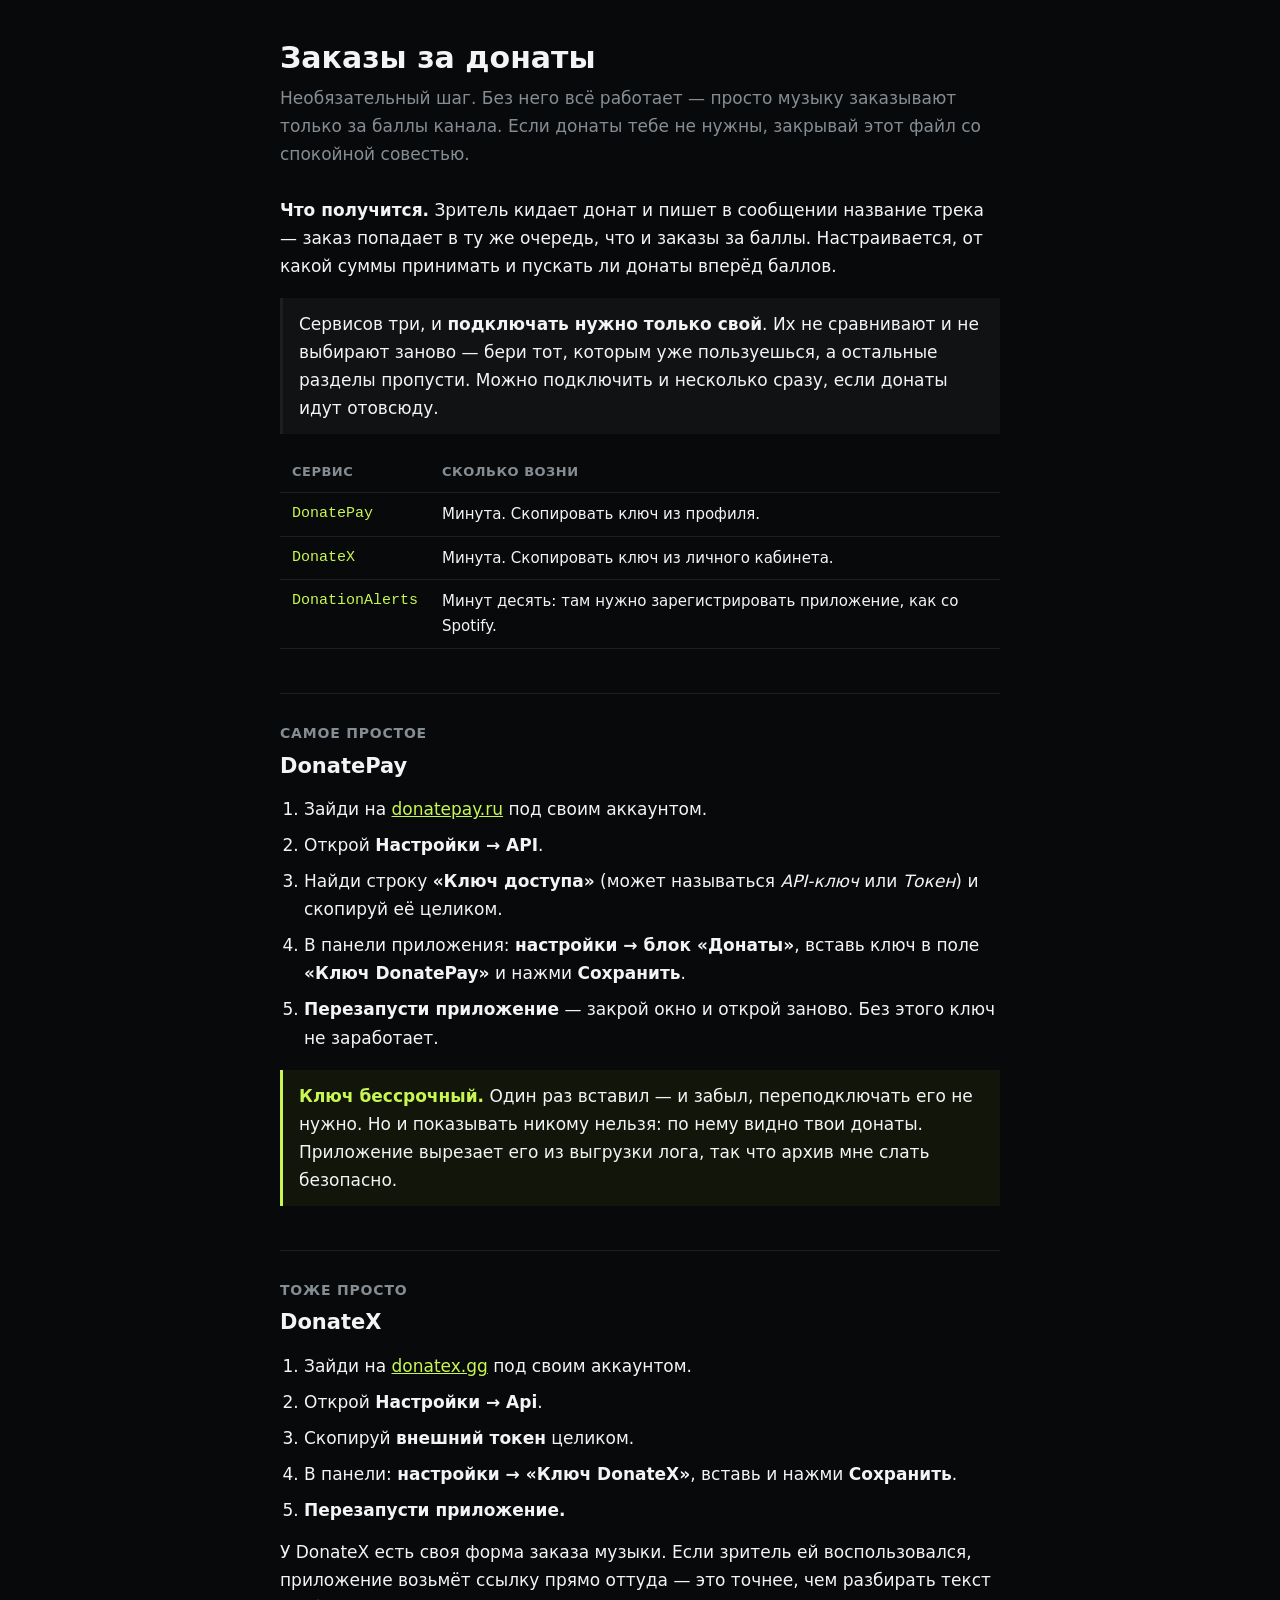
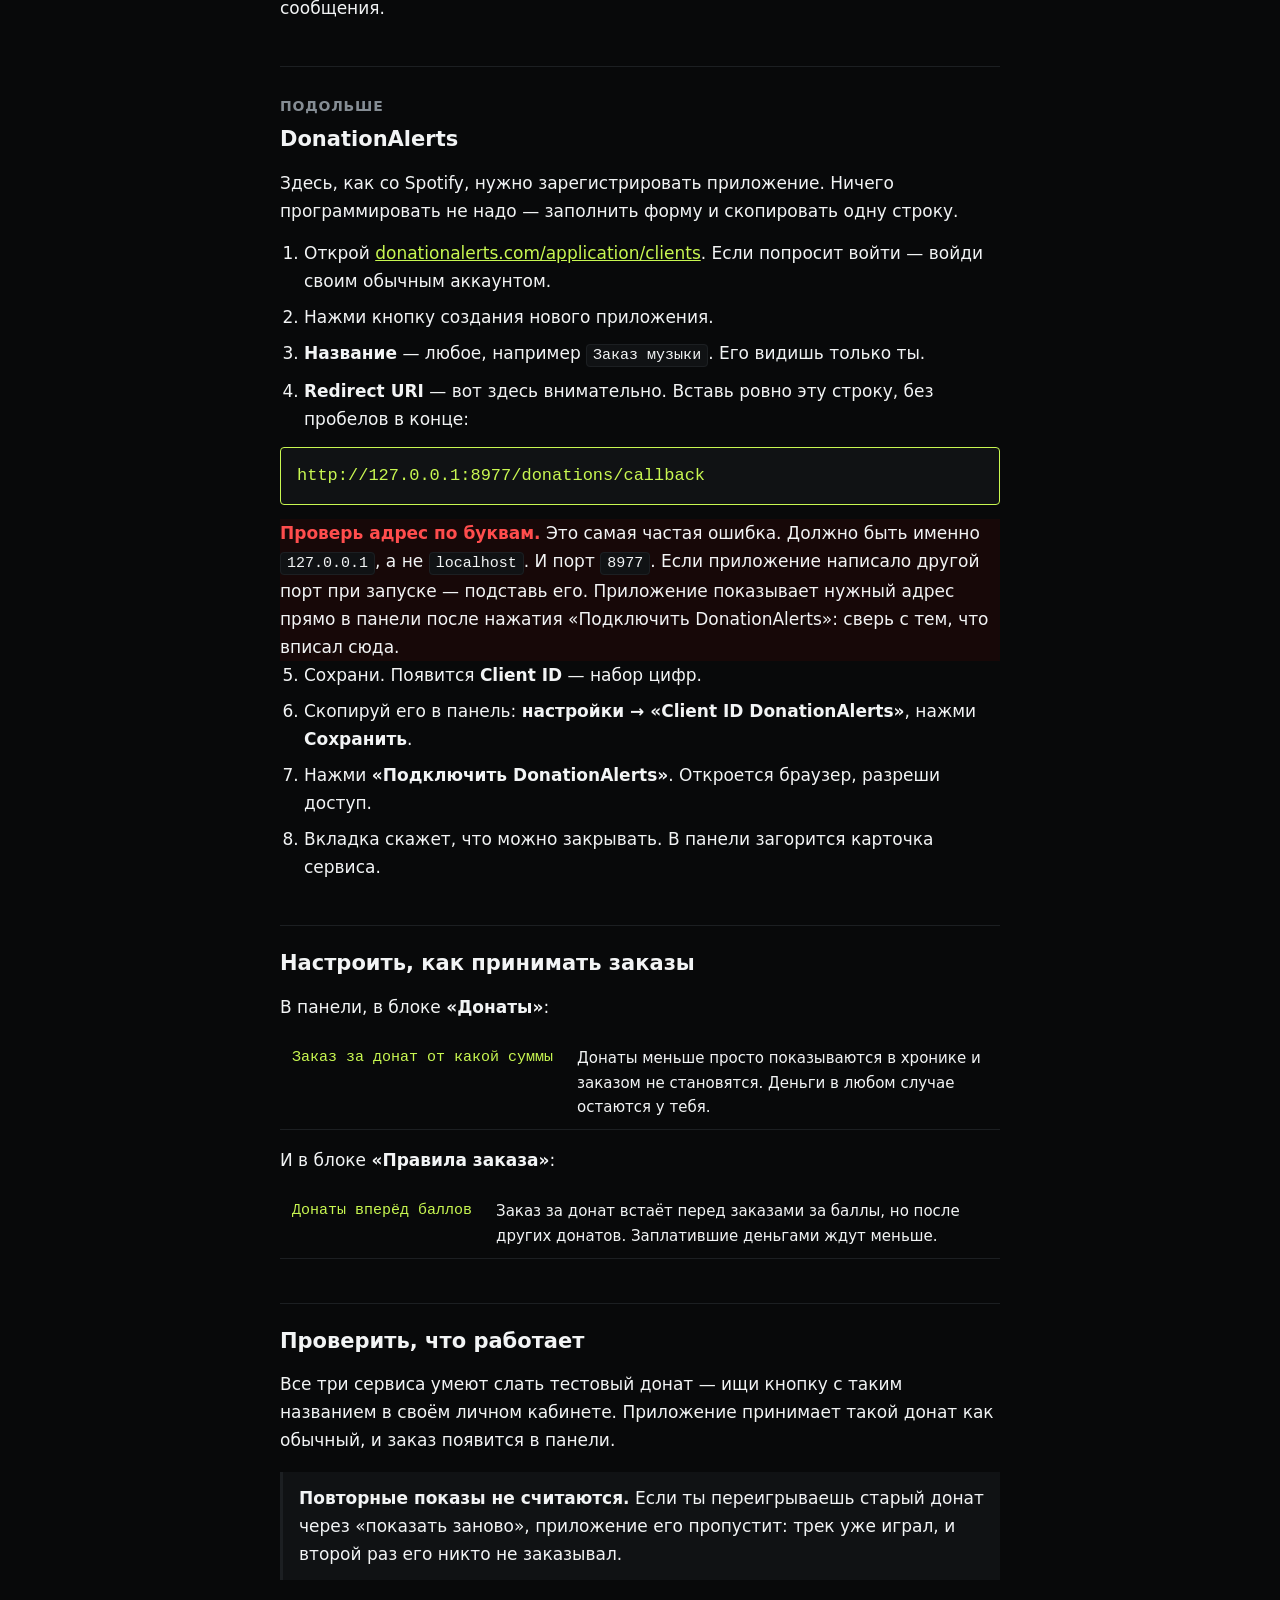
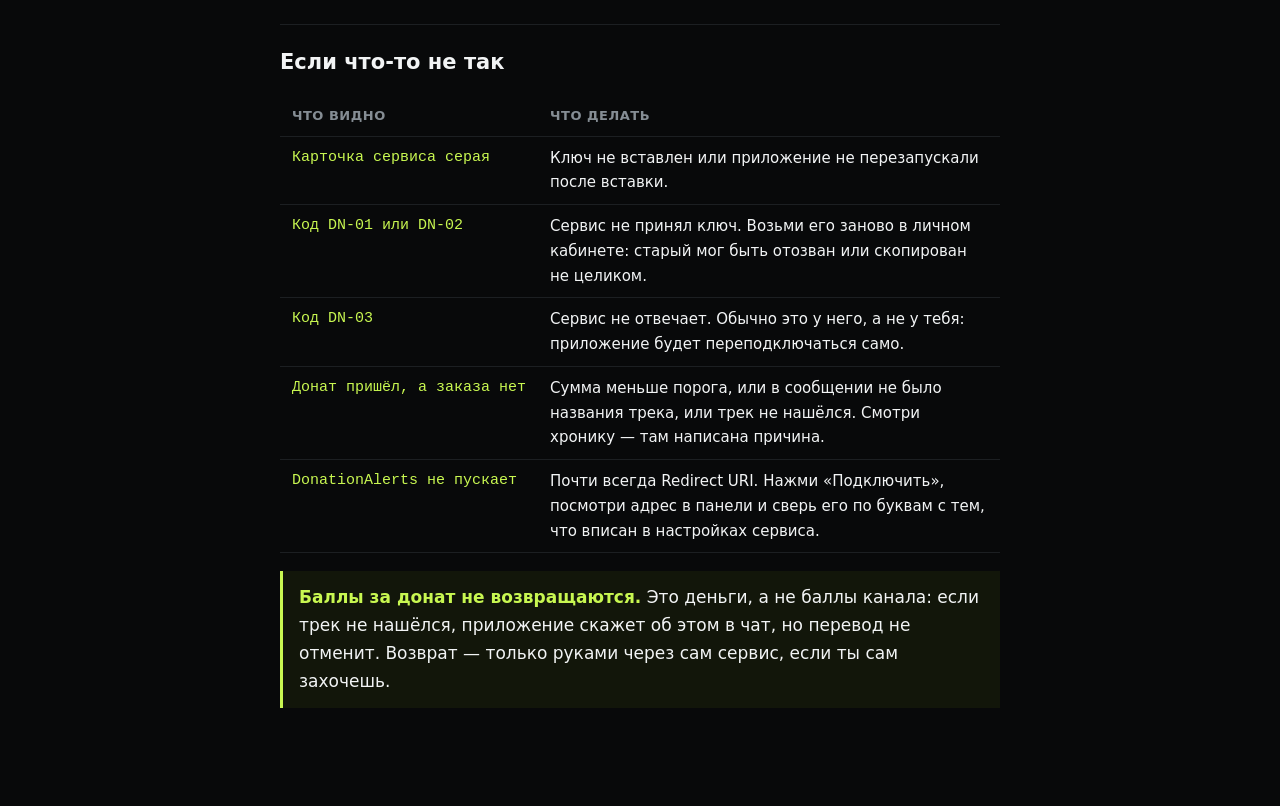
<file: docs/Инструкция-Донаты.html>
<!doctype html>
<html lang="ru">
<head>
<meta charset="utf-8">
<meta name="viewport" content="width=device-width, initial-scale=1">
<title>Заказы за донаты</title>
<style>
  :root {
    --bg: #08090a; --card: #101214; --line: #1c1f22;
    --text: #f2f4f5; --dim: #858d94; --accent: #c8f751;
    --bad: #ff4d4d; --ink: #0d1204;
  }
  * { box-sizing: border-box; }
  body {
    margin: 0; padding: 40px 20px 80px;
    background: var(--bg); color: var(--text);
    font: 17px/1.65 "Segoe UI", system-ui, sans-serif;
  }
  main { max-width: 720px; margin: 0 auto; }
  h1 { font-size: 30px; line-height: 1.2; margin: 0 0 8px; }
  h2 { font-size: 21px; margin: 44px 0 12px; padding-top: 20px; border-top: 1px solid var(--line); }
  .lead { color: var(--dim); margin: 0 0 28px; }
  p { margin: 0 0 14px; }
  ol, ul { padding-left: 24px; margin: 0 0 14px; }
  li { margin-bottom: 8px; }
  code {
    background: var(--card); border: 1px solid var(--line); border-radius: 4px;
    padding: 2px 6px; font-family: Consolas, "Courier New", monospace; font-size: 15px;
  }
  .copy {
    display: block; background: var(--card); border: 1px solid var(--accent);
    border-radius: 4px; padding: 14px 16px; margin: 14px 0;
    font-family: Consolas, "Courier New", monospace; font-size: 17px;
    color: var(--accent); word-break: break-all; user-select: all;
  }
  .warn, .note {
    border-left: 3px solid var(--accent); background: #12160a;
    padding: 12px 16px; margin: 18px 0;
  }
  .note { border-left-color: var(--line); background: var(--card); }
  .warn strong { color: var(--accent); }
  .stop { border-left-color: var(--bad); background: #170808; }
  .stop strong { color: var(--bad); }
  table { border-collapse: collapse; width: 100%; margin: 16px 0; font-size: 15px; }
  th, td { text-align: left; padding: 9px 12px; border-bottom: 1px solid var(--line); vertical-align: top; }
  th { color: var(--dim); font-weight: 600; font-size: 13px; text-transform: uppercase; letter-spacing: .5px; }
  td:first-child { white-space: nowrap; font-family: Consolas, monospace; color: var(--accent); }
  a { color: var(--accent); }
  .step { color: var(--dim); font-size: 14px; letter-spacing: .8px; text-transform: uppercase; }
</style>
</head>
<body>
<main>

<h1>Заказы за донаты</h1>
<p class="lead">Необязательный шаг. Без него всё работает — просто музыку
заказывают только за баллы канала. Если донаты тебе не нужны, закрывай этот
файл со спокойной совестью.</p>

<p><strong>Что получится.</strong> Зритель кидает донат и пишет в сообщении
название трека — заказ попадает в ту же очередь, что и заказы за баллы.
Настраивается, от какой суммы принимать и пускать ли донаты вперёд баллов.</p>

<div class="note">
Сервисов три, и <strong>подключать нужно только свой</strong>. Их не сравнивают
и не выбирают заново — бери тот, которым уже пользуешься, а остальные разделы
пропусти. Можно подключить и несколько сразу, если донаты идут отовсюду.
</div>

<table>
<tr><th>Сервис</th><th>Сколько возни</th></tr>
<tr><td>DonatePay</td><td>Минута. Скопировать ключ из профиля.</td></tr>
<tr><td>DonateX</td><td>Минута. Скопировать ключ из личного кабинета.</td></tr>
<tr><td>DonationAlerts</td><td>Минут десять: там нужно зарегистрировать приложение, как со Spotify.</td></tr>
</table>

<h2><span class="step">Самое простое</span><br>DonatePay</h2>

<ol>
<li>Зайди на <a href="https://donatepay.ru/">donatepay.ru</a> под своим аккаунтом.</li>
<li>Открой <strong>Настройки → API</strong>.</li>
<li>Найди строку <strong>«Ключ доступа»</strong> (может называться
    <em>API-ключ</em> или <em>Токен</em>) и скопируй её целиком.</li>
<li>В панели приложения: <strong>настройки → блок «Донаты»</strong>, вставь ключ
    в поле <strong>«Ключ DonatePay»</strong> и нажми <strong>Сохранить</strong>.</li>
<li><strong>Перезапусти приложение</strong> — закрой окно и открой заново.
    Без этого ключ не заработает.</li>
</ol>

<div class="warn">
<strong>Ключ бессрочный.</strong> Один раз вставил — и забыл, переподключать
его не нужно. Но и показывать никому нельзя: по нему видно твои донаты.
Приложение вырезает его из выгрузки лога, так что архив мне слать безопасно.
</div>

<h2><span class="step">Тоже просто</span><br>DonateX</h2>

<ol>
<li>Зайди на <a href="https://donatex.gg/">donatex.gg</a> под своим аккаунтом.</li>
<li>Открой <strong>Настройки → Api</strong>.</li>
<li>Скопируй <strong>внешний токен</strong> целиком.</li>
<li>В панели: <strong>настройки → «Ключ DonateX»</strong>, вставь и нажми
    <strong>Сохранить</strong>.</li>
<li><strong>Перезапусти приложение.</strong></li>
</ol>

<p>У DonateX есть своя форма заказа музыки. Если зритель ей воспользовался,
приложение возьмёт ссылку прямо оттуда — это точнее, чем разбирать текст
сообщения.</p>

<h2><span class="step">Подольше</span><br>DonationAlerts</h2>

<p>Здесь, как со Spotify, нужно зарегистрировать приложение. Ничего
программировать не надо — заполнить форму и скопировать одну строку.</p>

<ol>
<li>Открой <a href="https://www.donationalerts.com/application/clients">
    donationalerts.com/application/clients</a>. Если попросит войти — войди
    своим обычным аккаунтом.</li>
<li>Нажми кнопку создания нового приложения.</li>
<li><strong>Название</strong> — любое, например <code>Заказ музыки</code>.
    Его видишь только ты.</li>
<li><strong>Redirect URI</strong> — вот здесь внимательно. Вставь ровно эту
    строку, без пробелов в конце:</li>
</ol>

<div class="copy">http://127.0.0.1:8977/donations/callback</div>

<div class="stop">
<strong>Проверь адрес по буквам.</strong> Это самая частая ошибка. Должно быть
именно <code>127.0.0.1</code>, а не <code>localhost</code>. И порт <code>8977</code>.
Если приложение написало другой порт при запуске — подставь его.
Приложение показывает нужный адрес прямо в панели после нажатия
«Подключить DonationAlerts»: сверь с тем, что вписал сюда.
</div>

<ol start="5">
<li>Сохрани. Появится <strong>Client ID</strong> — набор цифр.</li>
<li>Скопируй его в панель: <strong>настройки → «Client ID DonationAlerts»</strong>,
    нажми <strong>Сохранить</strong>.</li>
<li>Нажми <strong>«Подключить DonationAlerts»</strong>. Откроется браузер,
    разреши доступ.</li>
<li>Вкладка скажет, что можно закрывать. В панели загорится карточка сервиса.</li>
</ol>

<h2>Настроить, как принимать заказы</h2>

<p>В панели, в блоке <strong>«Донаты»</strong>:</p>

<table>
<tr><td>Заказ за донат от какой суммы</td>
    <td>Донаты меньше просто показываются в хронике и заказом не становятся.
        Деньги в любом случае остаются у тебя.</td></tr>
</table>

<p>И в блоке <strong>«Правила заказа»</strong>:</p>

<table>
<tr><td>Донаты вперёд баллов</td>
    <td>Заказ за донат встаёт перед заказами за баллы, но после других донатов.
        Заплатившие деньгами ждут меньше.</td></tr>
</table>

<h2>Проверить, что работает</h2>

<p>Все три сервиса умеют слать тестовый донат — ищи кнопку с таким названием
в своём личном кабинете. Приложение принимает такой донат как обычный, и заказ
появится в панели.</p>

<div class="note">
<strong>Повторные показы не считаются.</strong> Если ты переигрываешь старый
донат через «показать заново», приложение его пропустит: трек уже играл, и
второй раз его никто не заказывал.
</div>

<h2>Если что-то не так</h2>

<table>
<tr><th>Что видно</th><th>Что делать</th></tr>
<tr>
  <td>Карточка сервиса серая</td>
  <td>Ключ не вставлен или приложение не перезапускали после вставки.</td>
</tr>
<tr>
  <td>Код DN-01 или DN-02</td>
  <td>Сервис не принял ключ. Возьми его заново в личном кабинете: старый мог
      быть отозван или скопирован не целиком.</td>
</tr>
<tr>
  <td>Код DN-03</td>
  <td>Сервис не отвечает. Обычно это у него, а не у тебя: приложение будет
      переподключаться само.</td>
</tr>
<tr>
  <td>Донат пришёл, а заказа нет</td>
  <td>Сумма меньше порога, или в сообщении не было названия трека, или трек
      не нашёлся. Смотри хронику — там написана причина.</td>
</tr>
<tr>
  <td>DonationAlerts не пускает</td>
  <td>Почти всегда Redirect URI. Нажми «Подключить», посмотри адрес в панели
      и сверь его по буквам с тем, что вписан в настройках сервиса.</td>
</tr>
</table>

<div class="warn">
<strong>Баллы за донат не возвращаются.</strong> Это деньги, а не баллы канала:
если трек не нашёлся, приложение скажет об этом в чат, но перевод не отменит.
Возврат — только руками через сам сервис, если ты сам захочешь.
</div>

</main>
</body>
</html>
</file>
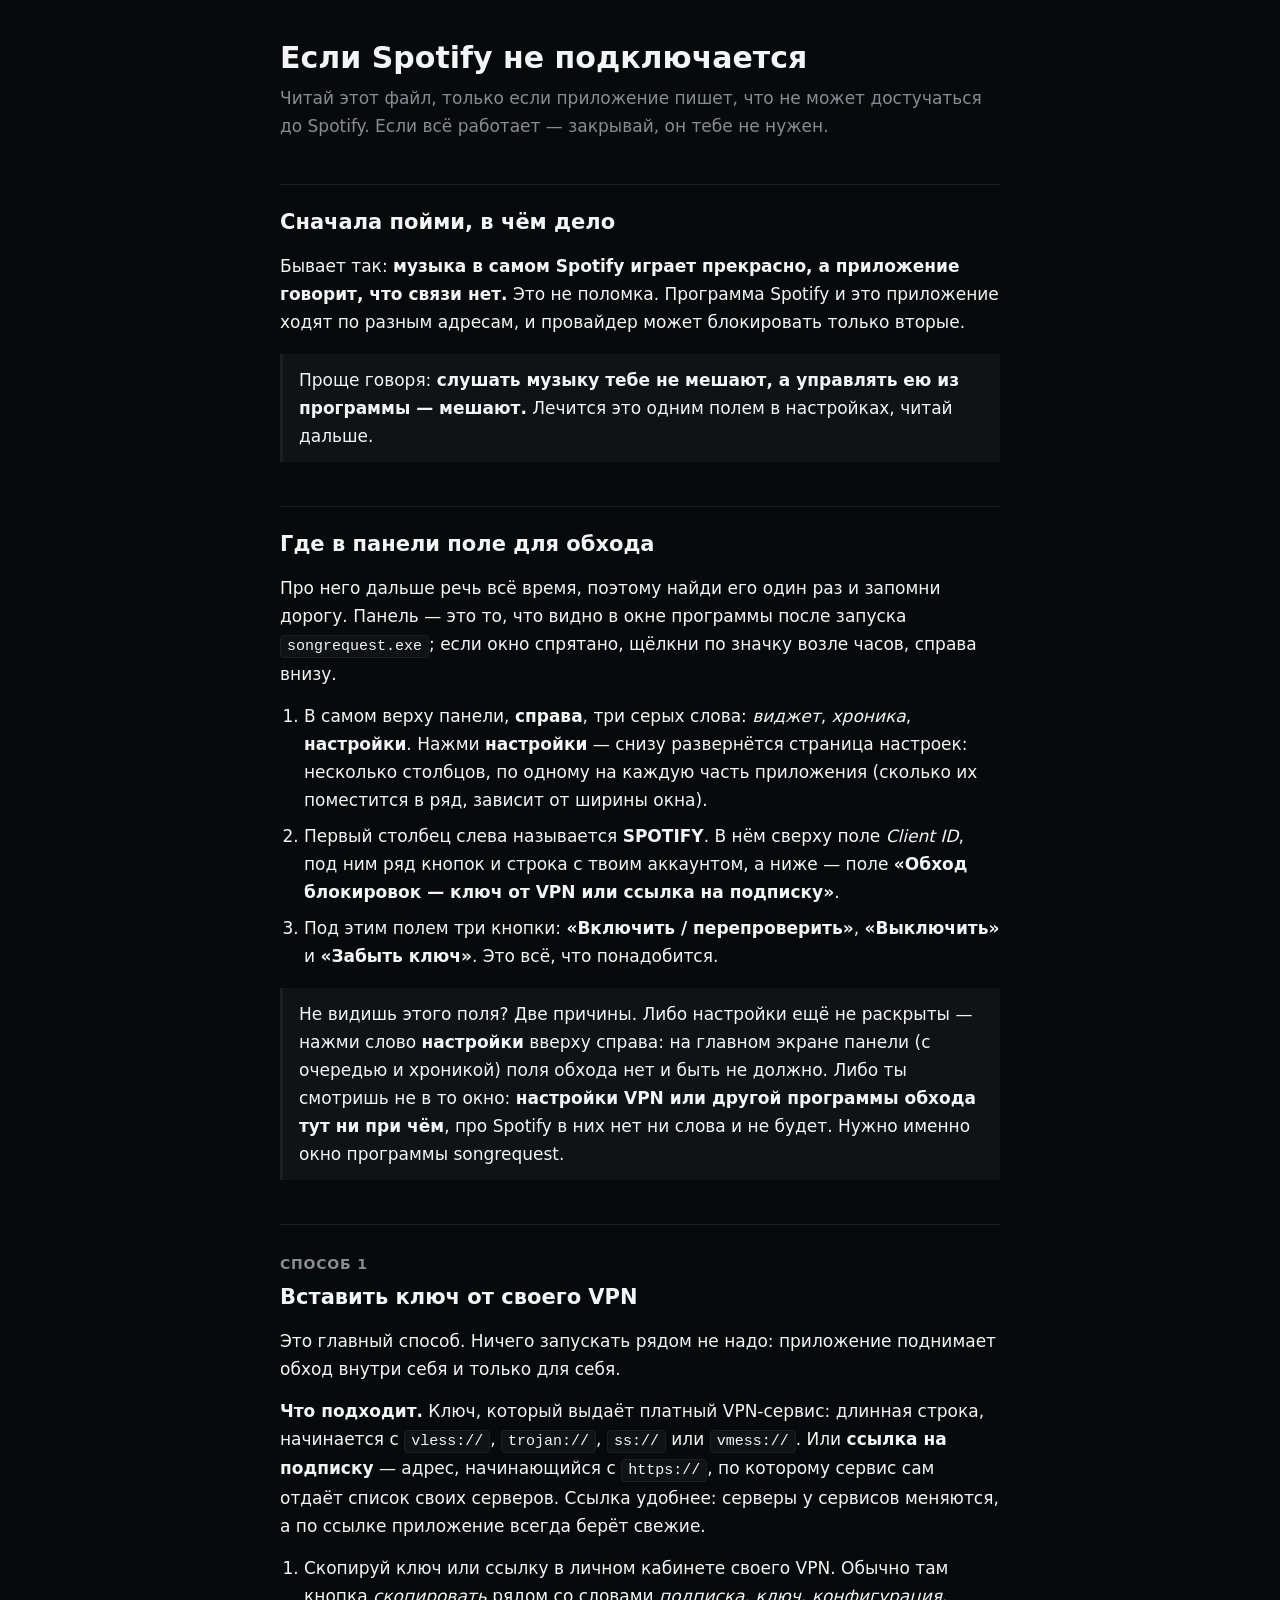
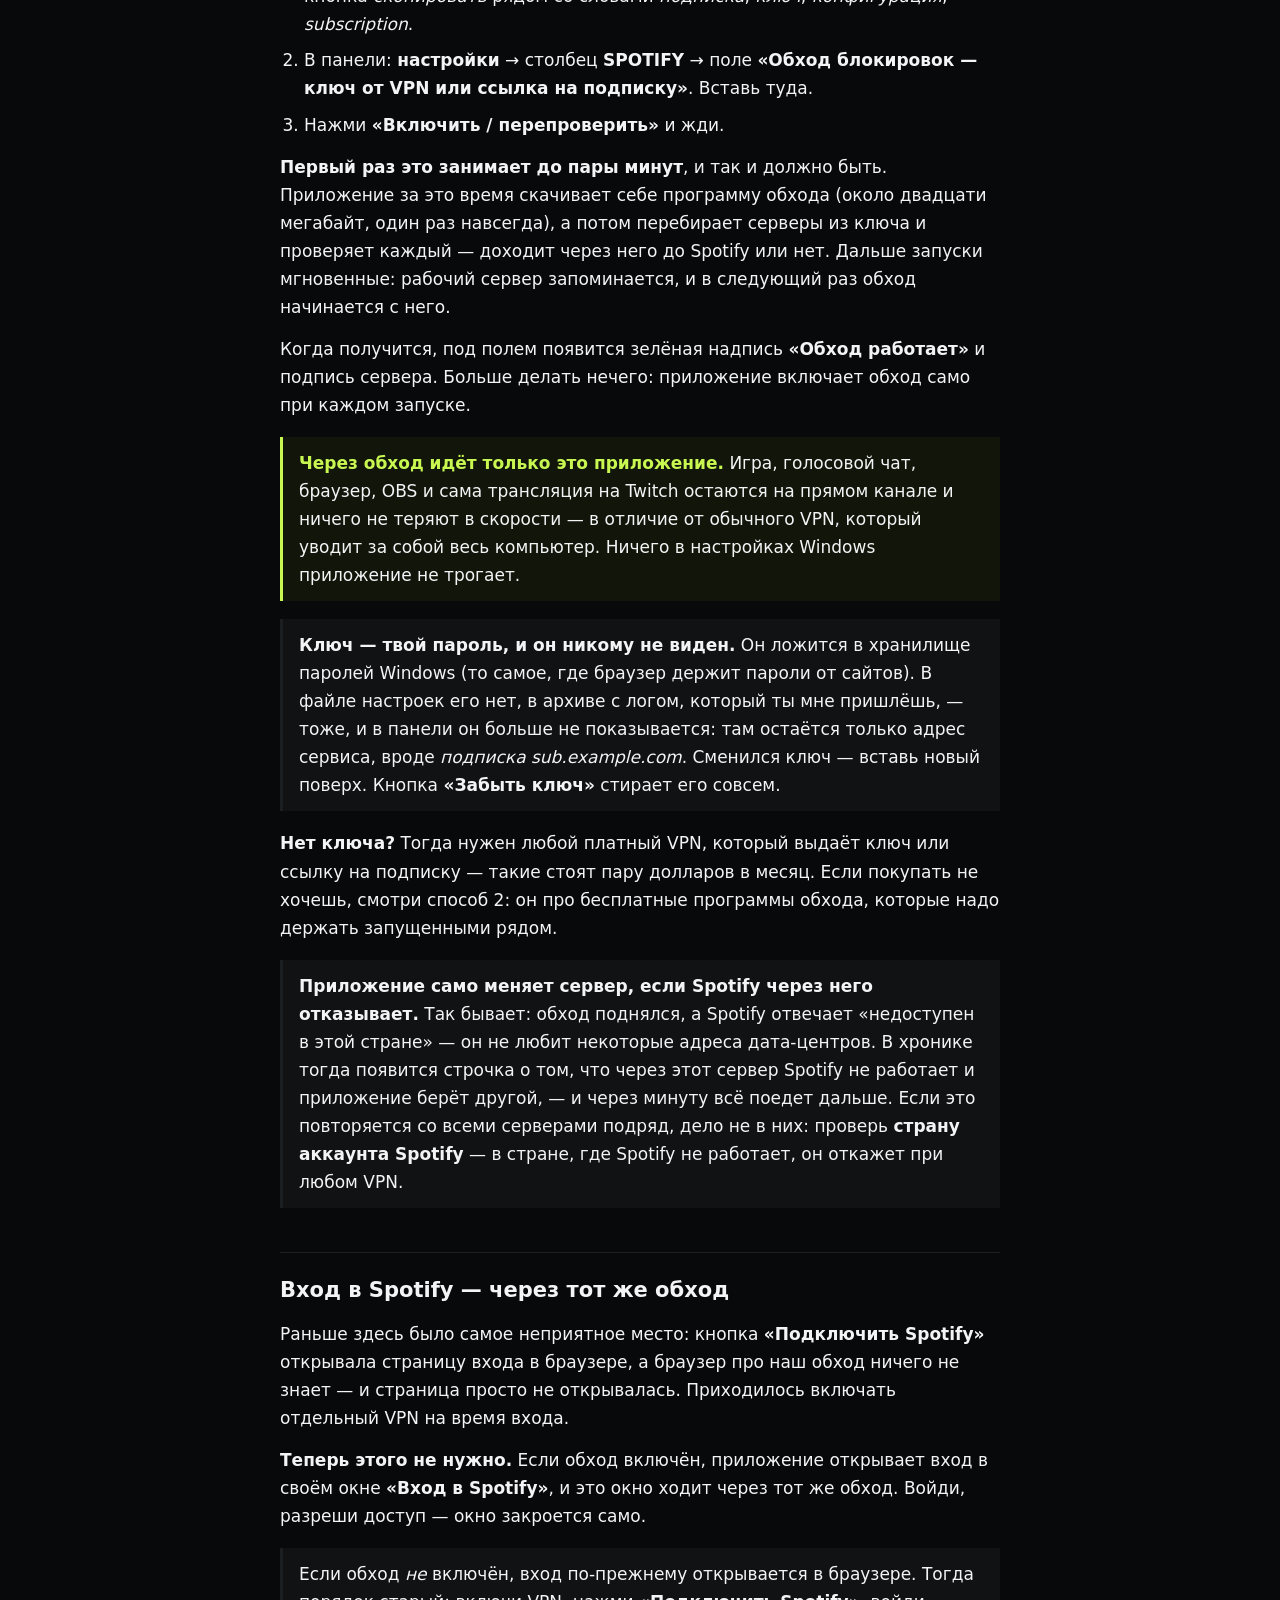
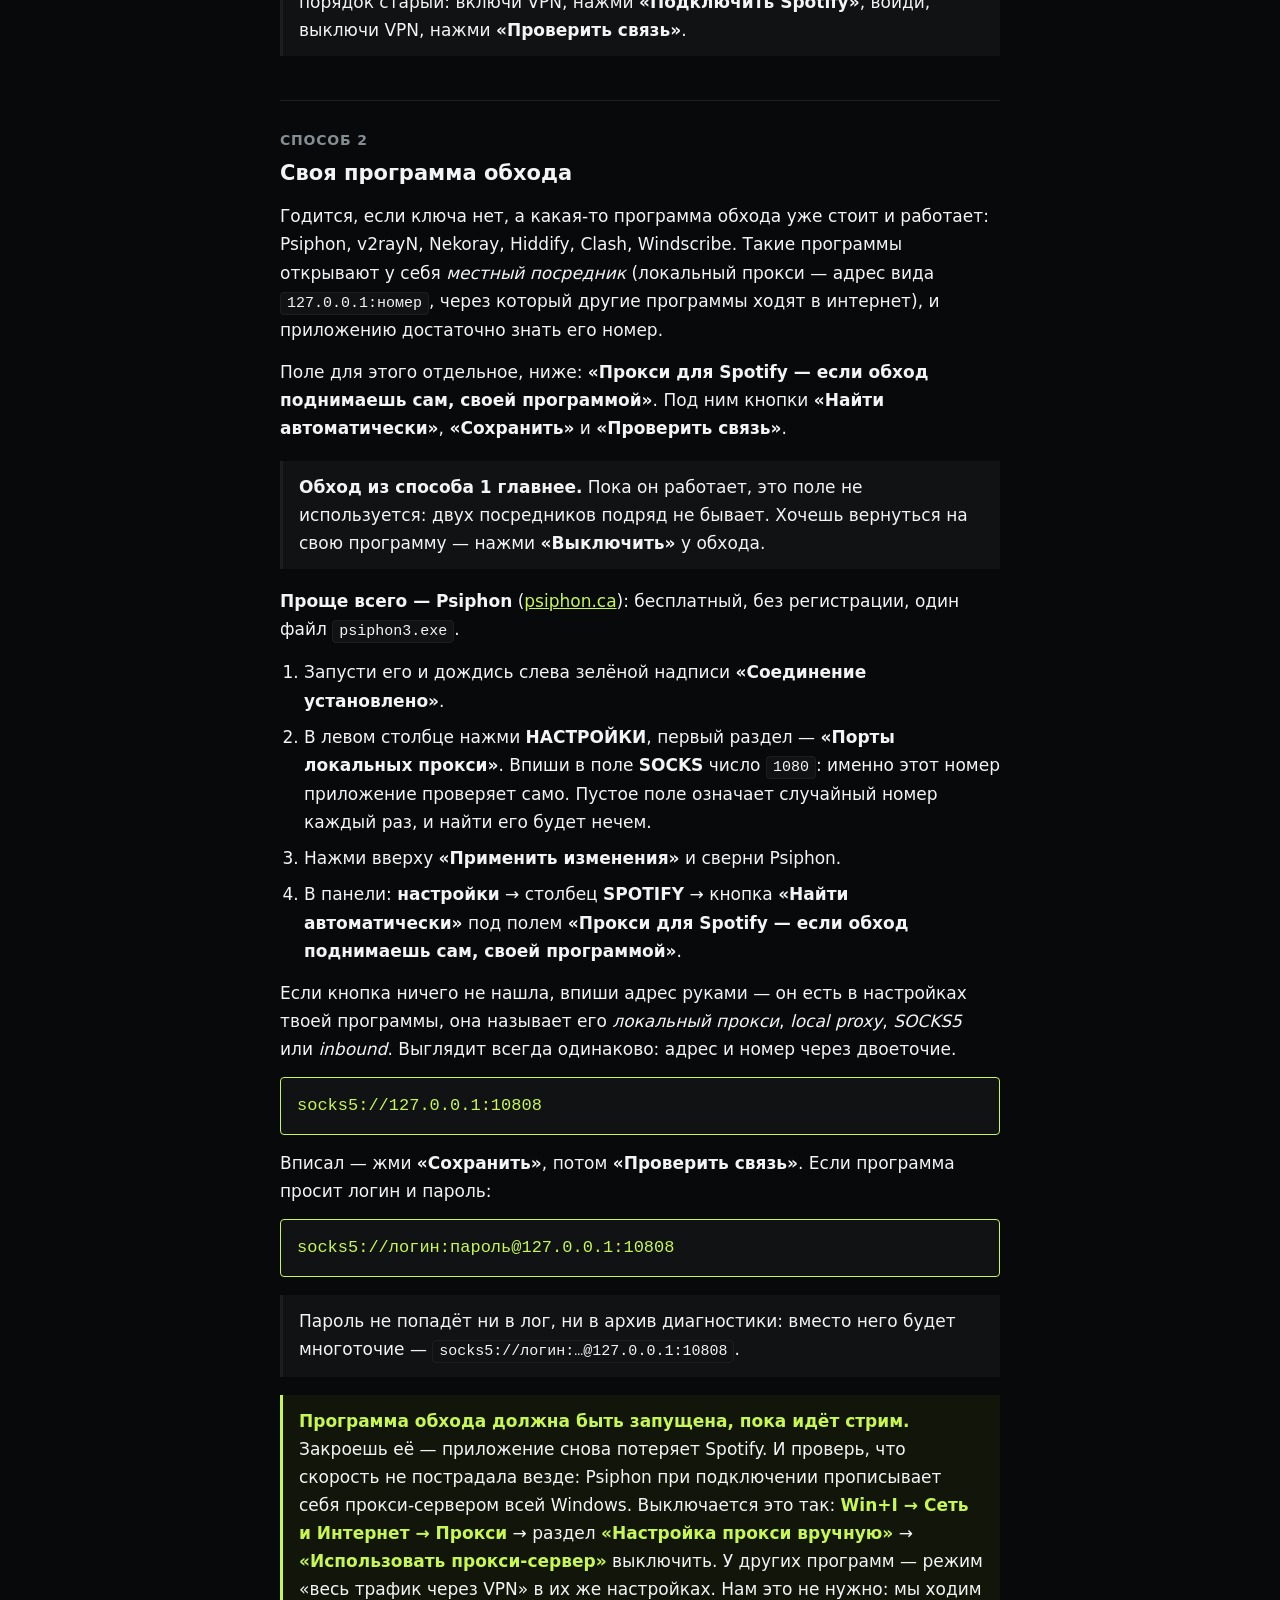
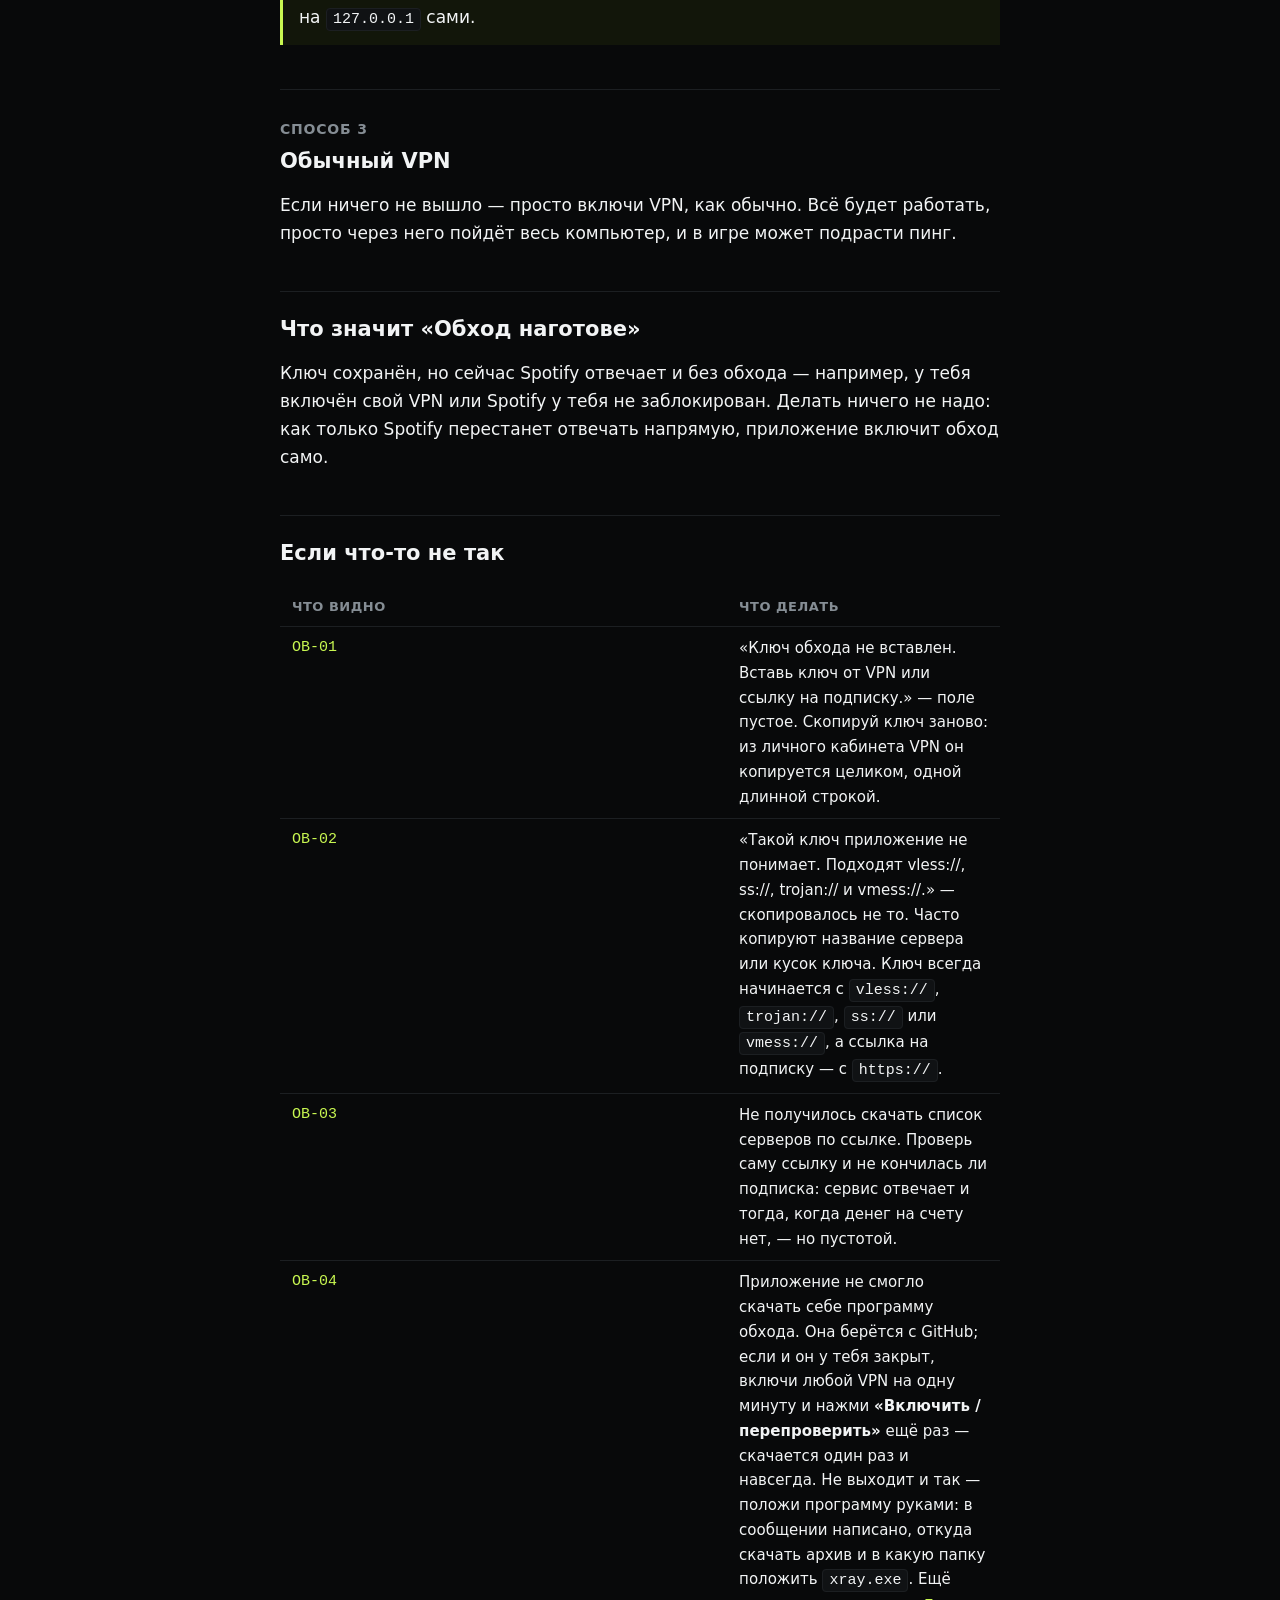
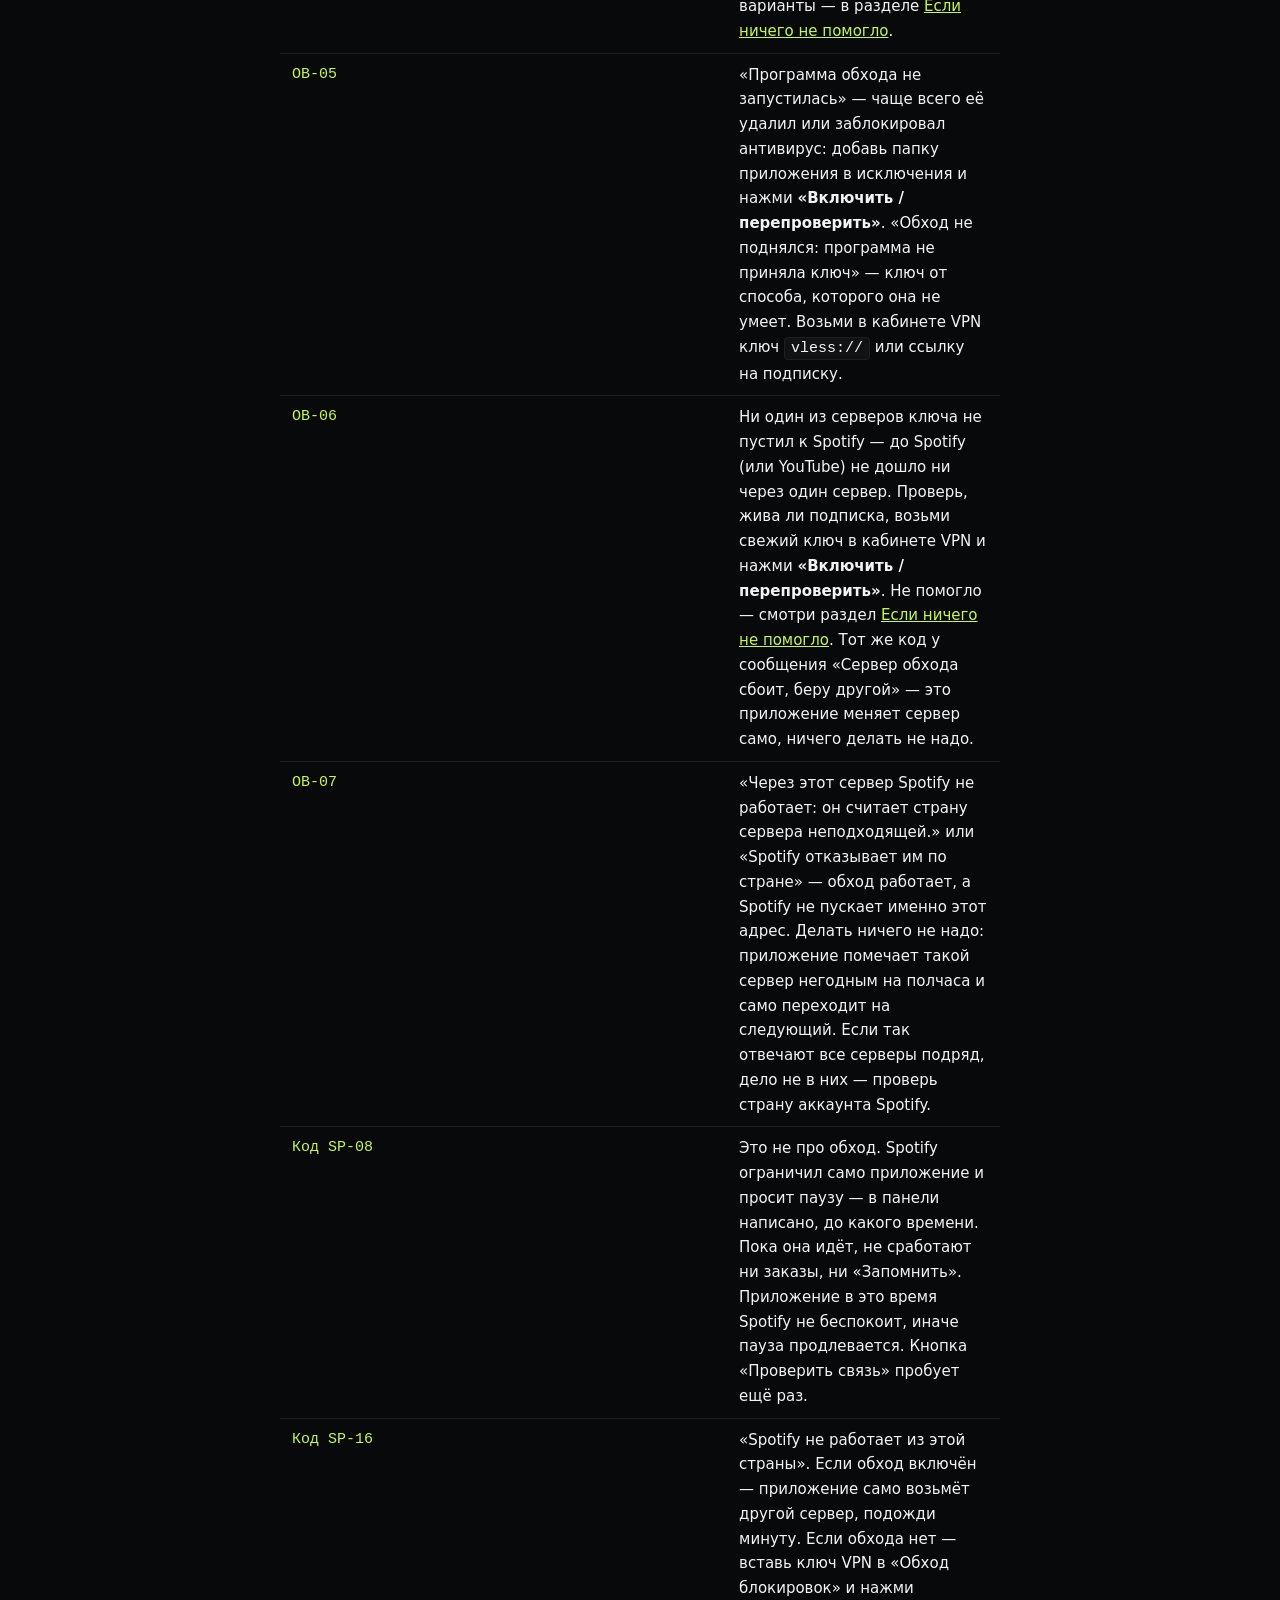
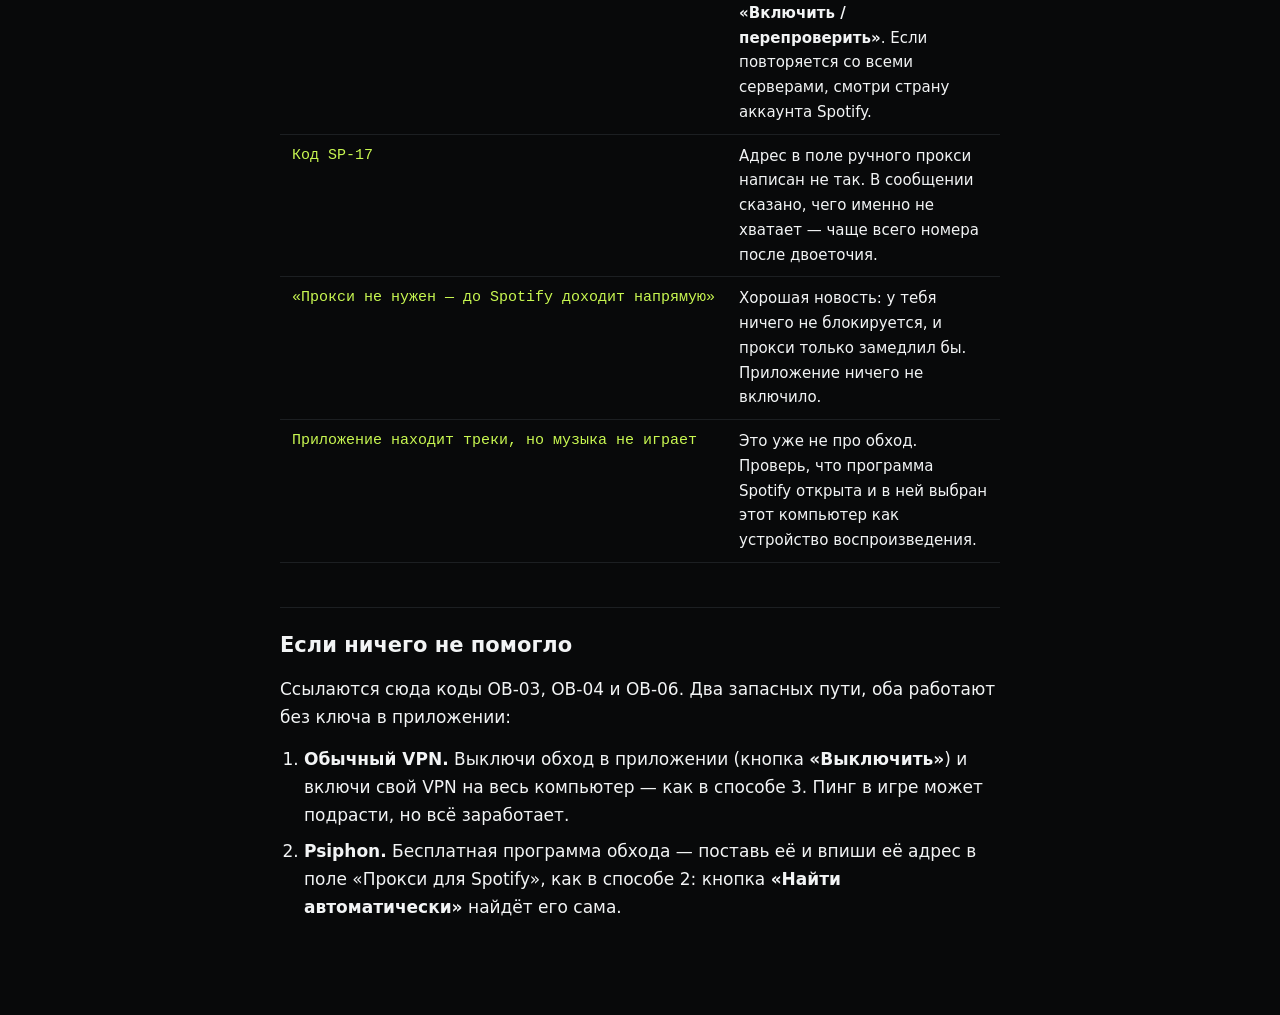
<file: docs/Инструкция-Обход-блокировок.html>
<!doctype html>
<html lang="ru">
<head>
<meta charset="utf-8">
<meta name="viewport" content="width=device-width, initial-scale=1">
<title>Если Spotify не подключается</title>
<style>
  :root {
    --bg: #08090a; --card: #101214; --line: #1c1f22;
    --text: #f2f4f5; --dim: #858d94; --accent: #c8f751;
    --bad: #ff4d4d; --ink: #0d1204;
  }
  * { box-sizing: border-box; }
  body {
    margin: 0; padding: 40px 20px 80px;
    background: var(--bg); color: var(--text);
    font: 17px/1.65 "Segoe UI", system-ui, sans-serif;
  }
  main { max-width: 720px; margin: 0 auto; }
  h1 { font-size: 30px; line-height: 1.2; margin: 0 0 8px; }
  h2 { font-size: 21px; margin: 44px 0 12px; padding-top: 20px; border-top: 1px solid var(--line); }
  .lead { color: var(--dim); margin: 0 0 28px; }
  p { margin: 0 0 14px; }
  ol, ul { padding-left: 24px; margin: 0 0 14px; }
  li { margin-bottom: 8px; }
  code {
    background: var(--card); border: 1px solid var(--line); border-radius: 4px;
    padding: 2px 6px; font-family: Consolas, "Courier New", monospace; font-size: 15px;
  }
  .copy {
    display: block; background: var(--card); border: 1px solid var(--accent);
    border-radius: 4px; padding: 14px 16px; margin: 14px 0;
    font-family: Consolas, "Courier New", monospace; font-size: 17px;
    color: var(--accent); word-break: break-all; user-select: all;
  }
  .warn, .note {
    border-left: 3px solid var(--accent); background: #12160a;
    padding: 12px 16px; margin: 18px 0;
  }
  .note { border-left-color: var(--line); background: var(--card); }
  .warn strong { color: var(--accent); }
  .stop { border-left-color: var(--bad); background: #170808; }
  .stop strong { color: var(--bad); }
  table { border-collapse: collapse; width: 100%; margin: 16px 0; font-size: 15px; }
  th, td { text-align: left; padding: 9px 12px; border-bottom: 1px solid var(--line); vertical-align: top; }
  th { color: var(--dim); font-weight: 600; font-size: 13px; text-transform: uppercase; letter-spacing: .5px; }
  td:first-child { white-space: nowrap; font-family: Consolas, monospace; color: var(--accent); }
  a { color: var(--accent); }
  .step { color: var(--dim); font-size: 14px; letter-spacing: .8px; text-transform: uppercase; }
</style>
</head>
<body>
<main>

<h1>Если Spotify не подключается</h1>
<p class="lead">Читай этот файл, только если приложение пишет, что не может
достучаться до Spotify. Если всё работает — закрывай, он тебе не нужен.</p>

<h2>Сначала пойми, в чём дело</h2>

<p>Бывает так: <strong>музыка в самом Spotify играет прекрасно, а приложение
говорит, что связи нет.</strong> Это не поломка. Программа Spotify и это
приложение ходят по разным адресам, и провайдер может блокировать только
вторые.</p>

<div class="note">
Проще говоря: <strong>слушать музыку тебе не мешают, а управлять ею
из программы — мешают.</strong> Лечится это одним полем в настройках,
читай дальше.
</div>

<h2>Где в панели поле для обхода</h2>

<p>Про него дальше речь всё время, поэтому найди его один раз и запомни
дорогу. Панель — это то, что видно в окне программы после запуска
<code>songrequest.exe</code>; если окно спрятано, щёлкни по значку возле
часов, справа внизу.</p>

<ol>
<li>В самом верху панели, <strong>справа</strong>, три серых слова:
    <em>виджет</em>, <em>хроника</em>, <strong>настройки</strong>.
    Нажми <strong>настройки</strong> — снизу развернётся страница
    настроек: несколько столбцов, по одному на каждую часть приложения
    (сколько их поместится в ряд, зависит от ширины окна).</li>
<li>Первый столбец слева называется <strong>SPOTIFY</strong>. В нём сверху
    поле <em>Client ID</em>, под ним ряд кнопок и строка с твоим аккаунтом,
    а ниже — поле <strong>«Обход блокировок — ключ от VPN или ссылка на
    подписку»</strong>.</li>
<li>Под этим полем три кнопки: <strong>«Включить / перепроверить»</strong>,
    <strong>«Выключить»</strong> и <strong>«Забыть ключ»</strong>. Это всё,
    что понадобится.</li>
</ol>

<div class="note">
Не видишь этого поля? Две причины. Либо настройки ещё не раскрыты — нажми
слово <strong>настройки</strong> вверху справа: на главном экране панели
(с очередью и хроникой) поля обхода нет и быть не должно. Либо ты смотришь
не в то окно: <strong>настройки VPN или другой программы обхода тут ни при
чём</strong>, про Spotify в них нет ни слова и не будет. Нужно именно окно
программы songrequest.
</div>

<h2><span class="step">Способ 1</span><br>Вставить ключ от своего VPN</h2>

<p>Это главный способ. Ничего запускать рядом не надо: приложение поднимает
обход внутри себя и только для себя.</p>

<p><strong>Что подходит.</strong> Ключ, который выдаёт платный VPN-сервис:
длинная строка, начинается с <code>vless://</code>, <code>trojan://</code>,
<code>ss://</code> или <code>vmess://</code>. Или <strong>ссылка на
подписку</strong> — адрес, начинающийся с <code>https://</code>, по которому
сервис сам отдаёт список своих серверов. Ссылка удобнее: серверы у сервисов
меняются, а по ссылке приложение всегда берёт свежие.</p>

<ol>
<li>Скопируй ключ или ссылку в личном кабинете своего VPN. Обычно там кнопка
    <em>скопировать</em> рядом со словами <em>подписка</em>, <em>ключ</em>,
    <em>конфигурация</em>, <em>subscription</em>.</li>
<li>В панели: <strong>настройки</strong> → столбец <strong>SPOTIFY</strong> →
    поле <strong>«Обход блокировок — ключ от VPN или ссылка на
    подписку»</strong>. Вставь туда.</li>
<li>Нажми <strong>«Включить / перепроверить»</strong> и жди.</li>
</ol>

<p><strong>Первый раз это занимает до пары минут</strong>, и так и должно
быть. Приложение за это время скачивает себе программу обхода (около двадцати
мегабайт, один раз навсегда), а потом перебирает серверы из ключа и проверяет
каждый — доходит через него до Spotify или нет. Дальше запуски мгновенные:
рабочий сервер запоминается, и в следующий раз обход начинается с него.</p>

<p>Когда получится, под полем появится зелёная надпись
<strong>«Обход работает»</strong> и подпись сервера. Больше делать нечего:
приложение включает обход само при каждом запуске.</p>

<div class="warn">
<strong>Через обход идёт только это приложение.</strong> Игра, голосовой чат,
браузер, OBS и сама трансляция на Twitch остаются на прямом канале и ничего не
теряют в скорости — в отличие от обычного VPN, который уводит за собой весь
компьютер. Ничего в настройках Windows приложение не трогает.
</div>

<div class="note">
<strong>Ключ — твой пароль, и он никому не виден.</strong> Он ложится в
хранилище паролей Windows (то самое, где браузер держит пароли от сайтов).
В файле настроек его нет, в архиве с логом, который ты мне пришлёшь, — тоже,
и в панели он больше не показывается: там остаётся только адрес сервиса,
вроде <em>подписка sub.example.com</em>. Сменился ключ — вставь новый поверх.
Кнопка <strong>«Забыть ключ»</strong> стирает его совсем.
</div>

<p><strong>Нет ключа?</strong> Тогда нужен любой платный VPN, который выдаёт
ключ или ссылку на подписку — такие стоят пару долларов в месяц. Если покупать
не хочешь, смотри способ 2: он про бесплатные программы обхода, которые надо
держать запущенными рядом.</p>

<div class="note">
<strong>Приложение само меняет сервер, если Spotify через него отказывает.</strong>
Так бывает: обход поднялся, а Spotify отвечает «недоступен в этой стране» —
он не любит некоторые адреса дата-центров. В хронике тогда появится строчка о том, что
через этот сервер Spotify не работает и приложение берёт другой, — и через
минуту всё поедет дальше. Если это повторяется со всеми серверами подряд, дело не в них:
проверь <strong>страну аккаунта Spotify</strong> — в стране, где Spotify не
работает, он откажет при любом VPN.
</div>

<h2>Вход в Spotify — через тот же обход</h2>

<p>Раньше здесь было самое неприятное место: кнопка <strong>«Подключить
Spotify»</strong> открывала страницу входа в браузере, а браузер про наш обход
ничего не знает — и страница просто не открывалась. Приходилось включать
отдельный VPN на время входа.</p>

<p><strong>Теперь этого не нужно.</strong> Если обход включён, приложение
открывает вход в своём окне <strong>«Вход в Spotify»</strong>, и это окно
ходит через тот же обход. Войди, разреши доступ — окно закроется само.</p>

<div class="note">
Если обход <em>не</em> включён, вход по-прежнему открывается в браузере. Тогда
порядок старый: включи VPN, нажми <strong>«Подключить Spotify»</strong>,
войди, выключи VPN, нажми <strong>«Проверить связь»</strong>.
</div>

<h2><span class="step">Способ 2</span><br>Своя программа обхода</h2>

<p>Годится, если ключа нет, а какая-то программа обхода уже стоит и работает:
Psiphon, v2rayN, Nekoray, Hiddify, Clash, Windscribe. Такие программы
открывают у себя <em>местный посредник</em> (локальный прокси — адрес вида
<code>127.0.0.1:номер</code>, через который другие программы ходят в
интернет), и приложению достаточно знать его номер.</p>

<p>Поле для этого отдельное, ниже: <strong>«Прокси для Spotify — если обход
поднимаешь сам, своей программой»</strong>. Под ним кнопки
<strong>«Найти автоматически»</strong>, <strong>«Сохранить»</strong> и
<strong>«Проверить связь»</strong>.</p>

<div class="note">
<strong>Обход из способа 1 главнее.</strong> Пока он работает, это поле не
используется: двух посредников подряд не бывает. Хочешь вернуться на свою
программу — нажми <strong>«Выключить»</strong> у обхода.
</div>

<p><strong>Проще всего — Psiphon</strong> (<a href="https://psiphon.ca/">psiphon.ca</a>):
бесплатный, без регистрации, один файл <code>psiphon3.exe</code>.</p>

<ol>
<li>Запусти его и дождись слева зелёной надписи
    <strong>«Соединение установлено»</strong>.</li>
<li>В левом столбце нажми <strong>НАСТРОЙКИ</strong>, первый раздел —
    <strong>«Порты локальных прокси»</strong>. Впиши в поле
    <strong>SOCKS</strong> число <code>1080</code>: именно этот номер
    приложение проверяет само. Пустое поле означает случайный номер каждый
    раз, и найти его будет нечем.</li>
<li>Нажми вверху <strong>«Применить изменения»</strong> и сверни Psiphon.</li>
<li>В панели: <strong>настройки</strong> → столбец <strong>SPOTIFY</strong> →
    кнопка <strong>«Найти автоматически»</strong> под полем
    <strong>«Прокси для Spotify — если обход поднимаешь сам, своей
    программой»</strong>.</li>
</ol>

<p>Если кнопка ничего не нашла, впиши адрес руками — он есть в настройках
твоей программы, она называет его <em>локальный прокси</em>,
<em>local proxy</em>, <em>SOCKS5</em> или <em>inbound</em>. Выглядит всегда
одинаково: адрес и номер через двоеточие.</p>

<div class="copy">socks5://127.0.0.1:10808</div>

<p>Вписал — жми <strong>«Сохранить»</strong>, потом
<strong>«Проверить связь»</strong>. Если программа просит логин и пароль:</p>

<div class="copy">socks5://логин:пароль@127.0.0.1:10808</div>

<div class="note">
Пароль не попадёт ни в лог, ни в архив диагностики: вместо него
будет многоточие — <code>socks5://логин:…@127.0.0.1:10808</code>.
</div>

<div class="warn">
<strong>Программа обхода должна быть запущена, пока идёт стрим.</strong>
Закроешь её — приложение снова потеряет Spotify. И проверь, что скорость не
пострадала везде: Psiphon при подключении прописывает себя прокси-сервером
всей Windows. Выключается это так: <strong>Win+I → Сеть и Интернет →
Прокси</strong> → раздел <strong>«Настройка прокси вручную»</strong> →
<strong>«Использовать прокси-сервер»</strong> выключить. У других программ —
режим «весь трафик через VPN» в их же настройках. Нам это не нужно: мы ходим
на <code>127.0.0.1</code> сами.
</div>

<h2><span class="step">Способ 3</span><br>Обычный VPN</h2>

<p>Если ничего не вышло — просто включи VPN, как обычно. Всё будет работать,
просто через него пойдёт весь компьютер, и в игре может подрасти пинг.</p>

<h2>Что значит «Обход наготове»</h2>

<p>Ключ сохранён, но сейчас Spotify отвечает и без обхода — например, у тебя
включён свой VPN или Spotify у тебя не заблокирован. Делать ничего не надо:
как только Spotify перестанет отвечать напрямую, приложение включит обход
само.</p>

<h2>Если что-то не так</h2>

<table>
<tr><th>Что видно</th><th>Что делать</th></tr>
<tr>
  <td>OB-01</td>
  <td>«Ключ обхода не вставлен. Вставь ключ от VPN или ссылку на подписку.» —
      поле пустое. Скопируй ключ заново: из личного кабинета VPN он копируется
      целиком, одной длинной строкой.</td>
</tr>
<tr>
  <td>OB-02</td>
  <td>«Такой ключ приложение не понимает. Подходят vless://, ss://, trojan://
      и vmess://.» — скопировалось не то. Часто копируют название сервера или
      кусок ключа. Ключ всегда начинается с <code>vless://</code>,
      <code>trojan://</code>, <code>ss://</code> или <code>vmess://</code>,
      а ссылка на подписку — с <code>https://</code>.</td>
</tr>
<tr>
  <td>OB-03</td>
  <td>Не получилось скачать список серверов по ссылке. Проверь саму ссылку и
      не кончилась ли подписка: сервис отвечает и тогда, когда денег на счету
      нет, — но пустотой.</td>
</tr>
<tr>
  <td>OB-04</td>
  <td>Приложение не смогло скачать себе программу обхода. Она берётся с
      GitHub; если и он у тебя закрыт, включи любой VPN на одну минуту и нажми
      <strong>«Включить / перепроверить»</strong> ещё раз — скачается один раз
      и навсегда. Не выходит и так — положи программу руками: в сообщении
      написано, откуда скачать архив и в какую папку положить
      <code>xray.exe</code>. Ещё варианты — в разделе
      <a href="#nothing-helped">Если ничего не помогло</a>.</td>
</tr>
<tr>
  <td>OB-05</td>
  <td>«Программа обхода не запустилась» — чаще всего её удалил или
      заблокировал антивирус: добавь папку приложения в исключения и нажми
      <strong>«Включить / перепроверить»</strong>.
      «Обход не поднялся: программа не приняла ключ» — ключ от способа,
      которого она не умеет. Возьми в кабинете VPN ключ <code>vless://</code>
      или ссылку на подписку.</td>
</tr>
<tr>
  <td>OB-06</td>
  <td>Ни один из серверов ключа не пустил к Spotify — до Spotify (или
      YouTube) не дошло ни через один сервер. Проверь, жива ли подписка, возьми
      свежий ключ в кабинете VPN и нажми
      <strong>«Включить / перепроверить»</strong>. Не помогло — смотри
      раздел <a href="#nothing-helped">Если ничего не помогло</a>.
      Тот же код у сообщения «Сервер обхода сбоит, беру другой» — это
      приложение меняет сервер само, ничего делать не надо.</td>
</tr>
<tr>
  <td>OB-07</td>
  <td>«Через этот сервер Spotify не работает: он считает страну сервера
      неподходящей.» или «Spotify отказывает им по стране» — обход работает,
      а Spotify не пускает именно этот адрес.
      Делать ничего не надо: приложение помечает такой сервер негодным на
      полчаса и само переходит на следующий. Если так отвечают все серверы
      подряд, дело не в них — проверь страну аккаунта Spotify.</td>
</tr>
<tr>
  <td>Код SP-08</td>
  <td>Это не про обход. Spotify ограничил само приложение и просит паузу — в
      панели написано, до какого времени. Пока она идёт, не сработают ни
      заказы, ни «Запомнить». Приложение в это время Spotify не беспокоит,
      иначе пауза продлевается. Кнопка «Проверить связь» пробует ещё раз.</td>
</tr>
<tr>
  <td>Код SP-16</td>
  <td>«Spotify не работает из этой страны». Если обход включён — приложение
      само возьмёт другой сервер, подожди минуту. Если обхода нет — вставь
      ключ VPN в «Обход блокировок» и нажми
      <strong>«Включить / перепроверить»</strong>. Если повторяется со всеми
      серверами, смотри страну аккаунта Spotify.</td>
</tr>
<tr>
  <td>Код SP-17</td>
  <td>Адрес в поле ручного прокси написан не так. В сообщении сказано, чего
      именно не хватает — чаще всего номера после двоеточия.</td>
</tr>
<tr>
  <td>«Прокси не нужен — до Spotify доходит напрямую»</td>
  <td>Хорошая новость: у тебя ничего не блокируется, и прокси только
      замедлил бы. Приложение ничего не включило.</td>
</tr>
<tr>
  <td>Приложение находит треки, но музыка не играет</td>
  <td>Это уже не про обход. Проверь, что программа Spotify открыта и в ней
      выбран этот компьютер как устройство воспроизведения.</td>
</tr>
</table>

<h2 id="nothing-helped">Если ничего не помогло</h2>

<p>Ссылаются сюда коды OB-03, OB-04 и OB-06. Два запасных пути, оба
работают без ключа в приложении:</p>

<ol>
<li><strong>Обычный VPN.</strong> Выключи обход в приложении (кнопка
    <strong>«Выключить»</strong>) и включи свой VPN на весь компьютер — как
    в способе 3. Пинг в игре может подрасти, но всё заработает.</li>
<li><strong>Psiphon.</strong> Бесплатная программа обхода — поставь её и
    впиши её адрес в поле «Прокси для Spotify», как в способе 2: кнопка
    <strong>«Найти автоматически»</strong> найдёт его сама.</li>
</ol>

</main>
</body>
</html>
</file>
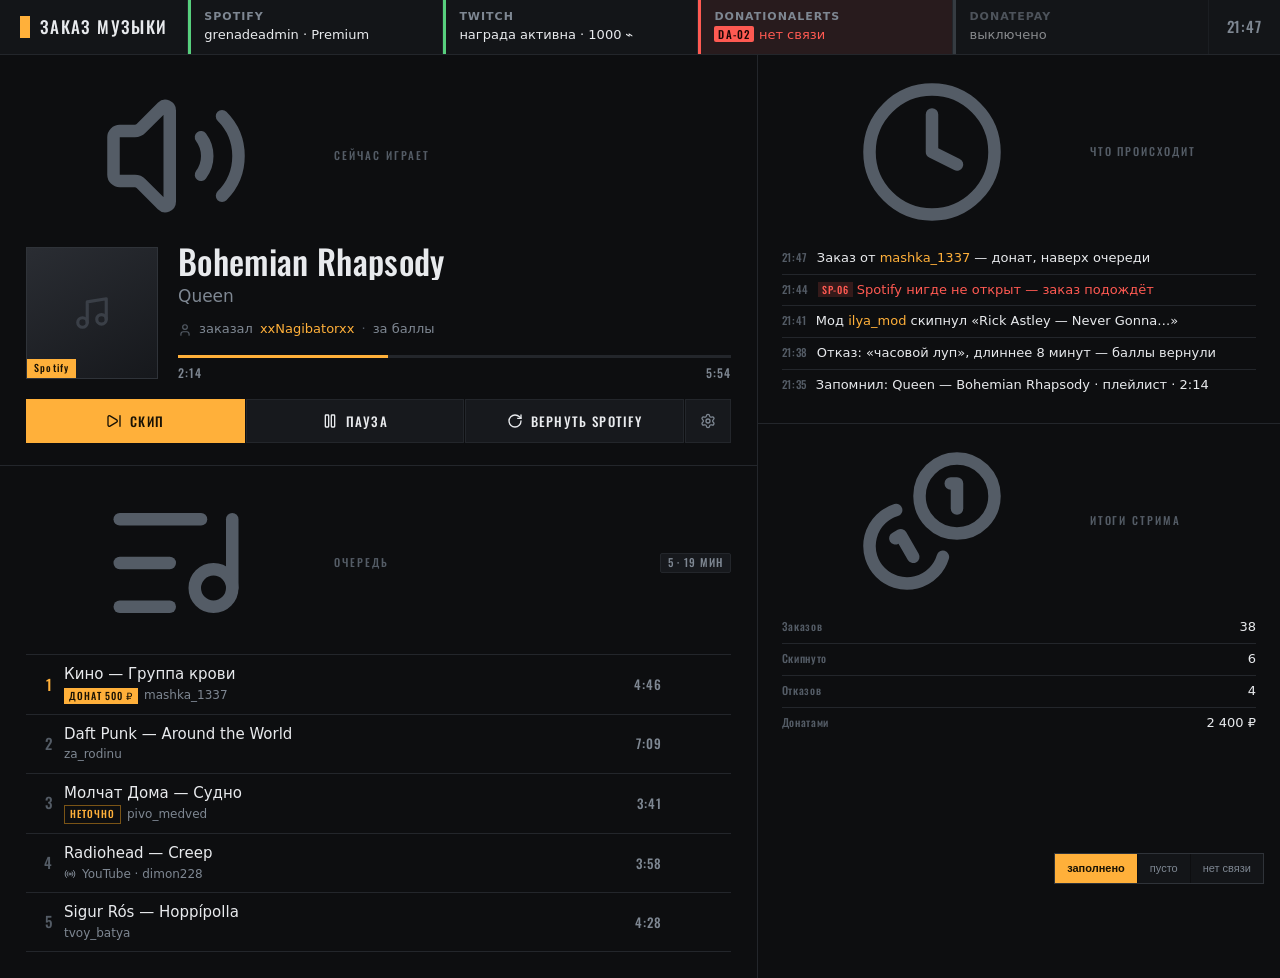
<file: docs/design/a-pult.html>
<!doctype html>
<html lang="ru">
<head>
<meta charset="utf-8">
<meta name="viewport" content="width=device-width, initial-scale=1">
<title>Вариант А — Пульт</title>
<link rel="stylesheet" href="../../internal/server/web/fonts/fonts.css">
<style>
/* ВАРИАНТ А — «Пульт»
   Одна краска: янтарь. Она означает «внимание сюда» и больше нигде не
   встречается. Заголовки — узкий Oswald в верхнем регистре, интерфейс —
   Golos Text. Сетка плотная, без карточек-плиток: блоки разделены линиями,
   как на приборной панели. */

:root {
  --bg:        #0d0e10;
  --panel:     #131518;
  --panel-2:   #17191d;
  --line:      #23262b;
  --line-hot:  #2f3339;
  --text:      #e8eaed;
  --dim:       #7e8792;
  --dimmer:    #545c66;
  --amber:     #ffb03a;
  --amber-dim: #7a5416;
  --bad:       #ff5a52;
  --ok:        #57cf7d;
}

* { box-sizing: border-box; }

body {
  margin: 0;
  background: var(--bg);
  color: var(--text);
  font: 15px/1.45 "Golos Text", system-ui, sans-serif;
  -webkit-font-smoothing: antialiased;
}

.display { font-family: Oswald, "Golos Text", sans-serif; text-transform: uppercase; letter-spacing: .04em; }

/* ── Шапка: слева марка, дальше — подключения ───────────────────────── */

header {
  display: flex;
  align-items: stretch;
  border-bottom: 1px solid var(--line);
  background: var(--panel);
}

.brand {
  display: flex; align-items: center; gap: 10px;
  padding: 0 20px;
  border-right: 1px solid var(--line);
  font-family: Oswald, sans-serif;
  font-size: 17px; font-weight: 600;
  text-transform: uppercase; letter-spacing: .08em;
}
.brand .mark {
  width: 10px; height: 22px;
  background: var(--amber);
}

/* Подключения — не кружки в ряд, а полосы-индикаторы: цветная засечка
   слева, название, состояние. Ошибка заливает всю ячейку — её видно
   боковым зрением, читать не нужно. */
.rail { display: flex; flex: 1; }

.slot {
  flex: 1;
  display: flex; flex-direction: column; justify-content: center;
  padding: 9px 14px 9px 16px;
  border-right: 1px solid var(--line);
  position: relative;
  min-width: 0;
}
.slot::before {
  content: ""; position: absolute; left: 0; top: 0; bottom: 0;
  width: 3px; background: var(--dimmer);
}
.slot.on::before { background: var(--ok); }
.slot.off::before { background: var(--bad); }
.slot.off { background: rgba(255,90,82,.09); }
.slot.idle { opacity: .55; }

.slot .who { font-size: 11px; font-weight: 600; letter-spacing: .09em; color: var(--dim); text-transform: uppercase; }
.slot .what { font-size: 13px; margin-top: 1px; white-space: nowrap; overflow: hidden; text-overflow: ellipsis; }
.slot.off .what { color: var(--bad); }
.slot .code {
  font-family: Oswald, sans-serif; font-size: 11px; letter-spacing: .1em;
  background: var(--bad); color: #1a0605; padding: 0 4px; border-radius: 2px; margin-right: 5px;
}

.clock {
  display: flex; align-items: center; padding: 0 18px;
  font-family: Oswald, sans-serif; font-size: 15px; color: var(--dim); letter-spacing: .06em;
}

/* ── Сетка ──────────────────────────────────────────────────────────── */

main {
  display: grid;
  grid-template-columns: 1.45fr 1fr;
  min-height: calc(100vh - 53px);
}
.left { border-right: 1px solid var(--line); display: flex; flex-direction: column; }

/* ── Что играет: самый крупный блок на экране ───────────────────────── */

.now {
  padding: 26px 26px 22px;
  border-bottom: 1px solid var(--line);
  flex: none;
}

.section-label {
  font-family: Oswald, sans-serif;
  font-size: 11px; font-weight: 500; letter-spacing: .18em;
  color: var(--dimmer); text-transform: uppercase;
  display: flex; align-items: center; gap: 8px;
  margin-bottom: 16px;
}
.section-label .n {
  margin-left: auto; color: var(--dim);
  background: var(--panel-2); border: 1px solid var(--line);
  padding: 1px 7px; border-radius: 2px; letter-spacing: .08em;
}

.now-row { display: flex; gap: 20px; }

.cover {
  width: 132px; height: 132px; flex: none;
  background: linear-gradient(150deg, #2a2d33, #16181c);
  border: 1px solid var(--line-hot);
  position: relative;
  display: grid; place-items: center;
}
.cover img { width: 100%; height: 100%; object-fit: cover; }
.cover .src {
  position: absolute; left: 0; bottom: 0;
  background: var(--amber); color: #1a1204;
  font-family: Oswald, sans-serif; font-size: 10px; font-weight: 600;
  letter-spacing: .12em; padding: 2px 7px;
}

.now-title {
  font-family: Oswald, sans-serif;
  font-size: 34px; line-height: 1.08; font-weight: 600;
  letter-spacing: .01em;
  margin: -4px 0 4px;
  overflow: hidden; text-overflow: ellipsis; white-space: nowrap;
}
.now-artist { font-size: 17px; color: var(--dim); margin-bottom: 12px; }

.by { display: flex; align-items: center; gap: 7px; font-size: 13px; color: var(--dim); }
.by b { color: var(--amber); font-weight: 500; }
.by svg { width: 14px; height: 14px; color: var(--dimmer); }

.progress { margin-top: 16px; }
.track {
  height: 3px; background: var(--line);
  position: relative; overflow: hidden;
}
.track i {
  position: absolute; inset: 0 auto 0 0;
  background: var(--amber);
  /* Единственная анимация здесь — движение самой полосы, и то потому,
     что она отражает реальное время. */
  transition: width .9s linear;
}
.times {
  display: flex; justify-content: space-between;
  font-family: Oswald, sans-serif; font-size: 12px; letter-spacing: .08em;
  color: var(--dim); margin-top: 6px;
}

.controls { display: flex; gap: 1px; margin-top: 18px; }
.ctl {
  flex: 1;
  display: flex; align-items: center; justify-content: center; gap: 8px;
  background: var(--panel-2); border: 1px solid var(--line);
  color: var(--text); cursor: pointer;
  font-family: Oswald, sans-serif; font-size: 13px; letter-spacing: .1em;
  text-transform: uppercase; padding: 11px 10px;
}
.ctl:hover { background: #1f2227; border-color: var(--line-hot); }
.ctl svg { width: 16px; height: 16px; }
.ctl.hot { background: var(--amber); border-color: var(--amber); color: #191204; font-weight: 600; }
.ctl.hot:hover { background: #ffbf5e; }
.ctl.quiet { flex: none; padding: 11px 14px; color: var(--dim); }

/* ── Очередь ────────────────────────────────────────────────────────── */

.queue-wrap { padding: 22px 26px 26px; flex: 1; }

.q { list-style: none; margin: 0; padding: 0; }
.q li {
  display: grid;
  grid-template-columns: 26px 1fr auto auto;
  align-items: center;
  gap: 12px;
  padding: 9px 0;
  border-bottom: 1px solid var(--line);
}
.q li:first-child { border-top: 1px solid var(--line); }
.q .num {
  font-family: Oswald, sans-serif; font-size: 15px; color: var(--dimmer);
  text-align: right; font-variant-numeric: tabular-nums;
}
.q li:first-child .num { color: var(--amber); }
.q .t { min-width: 0; }
.q .t .name { white-space: nowrap; overflow: hidden; text-overflow: ellipsis; }
.q .t .meta { font-size: 12px; color: var(--dim); display: flex; align-items: center; gap: 6px; margin-top: 1px; }
.q .t .meta svg { width: 12px; height: 12px; }
.q .dur { font-family: Oswald, sans-serif; font-size: 13px; color: var(--dim); letter-spacing: .06em; }
.q .acts { display: flex; gap: 1px; opacity: 0; }
.q li:hover .acts { opacity: 1; }
.q .acts button {
  background: var(--panel-2); border: 1px solid var(--line); color: var(--dim);
  width: 28px; height: 26px; display: grid; place-items: center; cursor: pointer; padding: 0;
}
.q .acts button:hover { color: var(--text); border-color: var(--line-hot); }
.q .acts button.danger:hover { color: var(--bad); border-color: var(--bad); }
.q .acts svg { width: 14px; height: 14px; }

.tag {
  font-family: Oswald, sans-serif; font-size: 10px; letter-spacing: .1em;
  padding: 1px 5px; text-transform: uppercase;
}
.tag.don { background: var(--amber); color: #191204; }
.tag.warn { border: 1px solid var(--amber-dim); color: var(--amber); }

/* Появление нового заказа — короткая засветка строки, без пульсаций. */
@keyframes arrive {
  from { background: rgba(255,176,58,.14); }
  to   { background: transparent; }
}
.q li.new { animation: arrive 1.2s ease-out; }

/* ── Правая колонка ─────────────────────────────────────────────────── */

.right { display: flex; flex-direction: column; }
.block { padding: 22px 24px; border-bottom: 1px solid var(--line); }
.block:last-child { border-bottom: none; flex: 1; }

.log { list-style: none; margin: 0; padding: 0; font-size: 13px; }
.log li { display: flex; gap: 9px; padding: 6px 0; border-bottom: 1px solid var(--line); align-items: baseline; }
.log li:last-child { border: none; }
.log .ts { font-family: Oswald, sans-serif; font-size: 11px; color: var(--dimmer); letter-spacing: .06em; flex: none; }
.log .err { color: var(--bad); }
.log .errcode {
  font-family: Oswald, sans-serif; font-size: 10px; letter-spacing: .1em;
  background: rgba(255,90,82,.16); color: var(--bad); padding: 0 4px; margin-right: 4px;
}

/* ── Пустые состояния: их стример видит чаще всего ──────────────────── */

.empty {
  display: flex; flex-direction: column; align-items: center; justify-content: center;
  text-align: center; padding: 34px 20px; color: var(--dimmer);
}
.empty svg { width: 30px; height: 30px; margin-bottom: 12px; color: var(--line-hot); }
.empty .big {
  font-family: Oswald, sans-serif; font-size: 16px; letter-spacing: .1em;
  text-transform: uppercase; color: var(--dim); margin-bottom: 5px;
}
.empty .small { font-size: 13px; max-width: 260px; line-height: 1.5; }
.empty.alarm svg { color: var(--bad); }
.empty.alarm .big { color: var(--bad); }

/* ── Переключатель состояний для этого макета ───────────────────────── */
.demo {
  position: fixed; right: 16px; bottom: 16px; display: flex; gap: 1px; z-index: 9;
  border: 1px solid var(--line-hot);
}
.demo button {
  background: var(--panel); border: none; color: var(--dim); cursor: pointer;
  font: 11px/1 "Golos Text", sans-serif; padding: 9px 12px;
}
.demo button.sel { background: var(--amber); color: #191204; font-weight: 600; }
</style>
</head>
<body>

<svg xmlns="http://www.w3.org/2000/svg" style="display:none">
<!-- Иконки Lucide 1.33.0, лицензия ISC. Один набор на всю панель,
     эмодзи вместо иконок не используем. -->
<symbol id="i-arrow-up" viewBox="0 0 24 24" fill="none" stroke="currentColor" stroke-width="2" stroke-linecap="round" stroke-linejoin="round"><path d="m5 12 7-7 7 7" /> <path d="M12 19V5" /></symbol>
<symbol id="i-ban" viewBox="0 0 24 24" fill="none" stroke="currentColor" stroke-width="2" stroke-linecap="round" stroke-linejoin="round"><circle cx="12" cy="12" r="10" /> <path d="M4.929 4.929 19.07 19.071" /></symbol>
<symbol id="i-circle-check" viewBox="0 0 24 24" fill="none" stroke="currentColor" stroke-width="2" stroke-linecap="round" stroke-linejoin="round"><circle cx="12" cy="12" r="10" /> <path d="m9 12 2 2 4-4" /></symbol>
<symbol id="i-clock" viewBox="0 0 24 24" fill="none" stroke="currentColor" stroke-width="2" stroke-linecap="round" stroke-linejoin="round"><circle cx="12" cy="12" r="10" /> <path d="M12 6v6l4 2" /></symbol>
<symbol id="i-coins" viewBox="0 0 24 24" fill="none" stroke="currentColor" stroke-width="2" stroke-linecap="round" stroke-linejoin="round"><path d="M13.744 17.736a6 6 0 1 1-7.48-7.48" /> <path d="M15 6h1v4" /> <path d="m6.134 14.768.866-.5 2 3.464" /> <circle cx="16" cy="8" r="6" /></symbol>
<symbol id="i-download" viewBox="0 0 24 24" fill="none" stroke="currentColor" stroke-width="2" stroke-linecap="round" stroke-linejoin="round"><path d="M12 15V3" /> <path d="M21 15v4a2 2 0 0 1-2 2H5a2 2 0 0 1-2-2v-4" /> <path d="m7 10 5 5 5-5" /></symbol>
<symbol id="i-gift" viewBox="0 0 24 24" fill="none" stroke="currentColor" stroke-width="2" stroke-linecap="round" stroke-linejoin="round"><path d="M12 7v14" /> <path d="M20 11v8a2 2 0 0 1-2 2H6a2 2 0 0 1-2-2v-8" /> <path d="M7.5 7a1 1 0 0 1 0-5A4.8 8 0 0 1 12 7a4.8 8 0 0 1 4.5-5 1 1 0 0 1 0 5" /> <rect x="3" y="7" width="18" height="4" rx="1" /></symbol>
<symbol id="i-grip-vertical" viewBox="0 0 24 24" fill="none" stroke="currentColor" stroke-width="2" stroke-linecap="round" stroke-linejoin="round"><circle cx="9" cy="12" r="1" /> <circle cx="9" cy="5" r="1" /> <circle cx="9" cy="19" r="1" /> <circle cx="15" cy="12" r="1" /> <circle cx="15" cy="5" r="1" /> <circle cx="15" cy="19" r="1" /></symbol>
<symbol id="i-list-music" viewBox="0 0 24 24" fill="none" stroke="currentColor" stroke-width="2" stroke-linecap="round" stroke-linejoin="round"><path d="M16 5H3" /> <path d="M11 12H3" /> <path d="M11 19H3" /> <path d="M21 16V5" /> <circle cx="18" cy="16" r="3" /></symbol>
<symbol id="i-music" viewBox="0 0 24 24" fill="none" stroke="currentColor" stroke-width="2" stroke-linecap="round" stroke-linejoin="round"><path d="M9 18V5l12-2v13" /> <circle cx="6" cy="18" r="3" /> <circle cx="18" cy="16" r="3" /></symbol>
<symbol id="i-pause" viewBox="0 0 24 24" fill="none" stroke="currentColor" stroke-width="2" stroke-linecap="round" stroke-linejoin="round"><rect x="14" y="3" width="5" height="18" rx="1" /> <rect x="5" y="3" width="5" height="18" rx="1" /></symbol>
<symbol id="i-play" viewBox="0 0 24 24" fill="none" stroke="currentColor" stroke-width="2" stroke-linecap="round" stroke-linejoin="round"><path d="M5 5a2 2 0 0 1 3.008-1.728l11.997 6.998a2 2 0 0 1 .003 3.458l-12 7A2 2 0 0 1 5 19z" /></symbol>
<symbol id="i-plug-zap" viewBox="0 0 24 24" fill="none" stroke="currentColor" stroke-width="2" stroke-linecap="round" stroke-linejoin="round"><path d="M6.3 20.3a2.4 2.4 0 0 0 3.4 0L12 18l-6-6-2.3 2.3a2.4 2.4 0 0 0 0 3.4Z" /> <path d="m2 22 3-3" /> <path d="M7.5 13.5 10 11" /> <path d="M10.5 16.5 13 14" /> <path d="m18 3-4 4h6l-4 4" /></symbol>
<symbol id="i-radio" viewBox="0 0 24 24" fill="none" stroke="currentColor" stroke-width="2" stroke-linecap="round" stroke-linejoin="round"><path d="M16.247 7.761a6 6 0 0 1 0 8.478" /> <path d="M19.075 4.933a10 10 0 0 1 0 14.134" /> <path d="M4.925 19.067a10 10 0 0 1 0-14.134" /> <path d="M7.753 16.239a6 6 0 0 1 0-8.478" /> <circle cx="12" cy="12" r="2" /></symbol>
<symbol id="i-rotate-cw" viewBox="0 0 24 24" fill="none" stroke="currentColor" stroke-width="2" stroke-linecap="round" stroke-linejoin="round"><path d="M21 12a9 9 0 1 1-9-9c2.52 0 4.93 1 6.74 2.74L21 8" /> <path d="M21 3v5h-5" /></symbol>
<symbol id="i-search" viewBox="0 0 24 24" fill="none" stroke="currentColor" stroke-width="2" stroke-linecap="round" stroke-linejoin="round"><path d="m21 21-4.34-4.34" /> <circle cx="11" cy="11" r="8" /></symbol>
<symbol id="i-settings" viewBox="0 0 24 24" fill="none" stroke="currentColor" stroke-width="2" stroke-linecap="round" stroke-linejoin="round"><path d="M9.671 4.136a2.34 2.34 0 0 1 4.659 0 2.34 2.34 0 0 0 3.319 1.915 2.34 2.34 0 0 1 2.33 4.033 2.34 2.34 0 0 0 0 3.831 2.34 2.34 0 0 1-2.33 4.033 2.34 2.34 0 0 0-3.319 1.915 2.34 2.34 0 0 1-4.659 0 2.34 2.34 0 0 0-3.32-1.915 2.34 2.34 0 0 1-2.33-4.033 2.34 2.34 0 0 0 0-3.831A2.34 2.34 0 0 1 6.35 6.051a2.34 2.34 0 0 0 3.319-1.915" /> <circle cx="12" cy="12" r="3" /></symbol>
<symbol id="i-skip-forward" viewBox="0 0 24 24" fill="none" stroke="currentColor" stroke-width="2" stroke-linecap="round" stroke-linejoin="round"><path d="M21 4v16" /> <path d="M6.029 4.285A2 2 0 0 0 3 6v12a2 2 0 0 0 3.029 1.715l9.997-5.998a2 2 0 0 0 .003-3.432z" /></symbol>
<symbol id="i-trash-2" viewBox="0 0 24 24" fill="none" stroke="currentColor" stroke-width="2" stroke-linecap="round" stroke-linejoin="round"><path d="M10 11v6" /> <path d="M14 11v6" /> <path d="M19 6v14a2 2 0 0 1-2 2H7a2 2 0 0 1-2-2V6" /> <path d="M3 6h18" /> <path d="M8 6V4a2 2 0 0 1 2-2h4a2 2 0 0 1 2 2v2" /></symbol>
<symbol id="i-triangle-alert" viewBox="0 0 24 24" fill="none" stroke="currentColor" stroke-width="2" stroke-linecap="round" stroke-linejoin="round"><path d="m21.73 18-8-14a2 2 0 0 0-3.48 0l-8 14A2 2 0 0 0 4 21h16a2 2 0 0 0 1.73-3" /> <path d="M12 9v4" /> <path d="M12 17h.01" /></symbol>
<symbol id="i-user" viewBox="0 0 24 24" fill="none" stroke="currentColor" stroke-width="2" stroke-linecap="round" stroke-linejoin="round"><path d="M19 21v-2a4 4 0 0 0-4-4H9a4 4 0 0 0-4 4v2" /> <circle cx="12" cy="7" r="4" /></symbol>
<symbol id="i-volume-2" viewBox="0 0 24 24" fill="none" stroke="currentColor" stroke-width="2" stroke-linecap="round" stroke-linejoin="round"><path d="M11 4.702a.705.705 0 0 0-1.203-.498L6.413 7.587A1.4 1.4 0 0 1 5.416 8H3a1 1 0 0 0-1 1v6a1 1 0 0 0 1 1h2.416a1.4 1.4 0 0 1 .997.413l3.383 3.384A.705.705 0 0 0 11 19.298z" /> <path d="M16 9a5 5 0 0 1 0 6" /> <path d="M19.364 18.364a9 9 0 0 0 0-12.728" /></symbol>
<symbol id="i-x" viewBox="0 0 24 24" fill="none" stroke="currentColor" stroke-width="2" stroke-linecap="round" stroke-linejoin="round"><path d="M18 6 6 18" /> <path d="m6 6 12 12" /></symbol>
</svg>


<header>
  <div class="brand"><i class="mark"></i>Заказ музыки</div>
  <div class="rail">
    <div class="slot on">
      <div class="who">Spotify</div>
      <div class="what">grenadeadmin · Premium</div>
    </div>
    <div class="slot on">
      <div class="who">Twitch</div>
      <div class="what">награда активна · 1000 ⌁</div>
    </div>
    <div class="slot off">
      <div class="who">DonationAlerts</div>
      <div class="what"><span class="code">DA-02</span>нет связи</div>
    </div>
    <div class="slot idle">
      <div class="who">DonatePay</div>
      <div class="what">выключено</div>
    </div>
  </div>
  <div class="clock">21:47</div>
</header>

<main>
  <div class="left">

    <section class="now" id="now-block">
      <div class="section-label">
        <svg><use href="#i-volume-2"></use></svg>
        Сейчас играет
      </div>

      <div class="now-row">
        <div class="cover">
          <svg style="width:38px;height:38px;color:#3a3f47"><use href="#i-music"></use></svg>
          <span class="src">Spotify</span>
        </div>
        <div style="min-width:0;flex:1">
          <div class="now-title">Bohemian Rhapsody</div>
          <div class="now-artist">Queen</div>
          <div class="by">
            <svg><use href="#i-user"></use></svg>
            заказал <b>xxNagibatorxx</b>
            <span style="color:var(--dimmer)">·</span> за баллы
          </div>
          <div class="progress">
            <div class="track"><i style="width:38%"></i></div>
            <div class="times"><span>2:14</span><span>5:54</span></div>
          </div>
        </div>
      </div>

      <div class="controls">
        <button class="ctl hot">
          <svg><use href="#i-skip-forward"></use></svg>
          Скип
        </button>
        <button class="ctl">
          <svg><use href="#i-pause"></use></svg>
          Пауза
        </button>
        <button class="ctl">
          <svg><use href="#i-rotate-cw"></use></svg>
          Вернуть Spotify
        </button>
        <button class="ctl quiet" title="Настройки">
          <svg><use href="#i-settings"></use></svg>
        </button>
      </div>
    </section>

    <section class="queue-wrap" id="queue-block">
      <div class="section-label">
        <svg><use href="#i-list-music"></use></svg>
        Очередь
        <span class="n">5 · 19 мин</span>
      </div>

      <ul class="q">
        <li class="new">
          <span class="num">1</span>
          <span class="t">
            <span class="name">Кино — Группа крови</span>
            <span class="meta"><span class="tag don">Донат 500 ₽</span> mashka_1337</span>
          </span>
          <span class="dur">4:46</span>
          <span class="acts">
            <button title="Наверх"><svg><use href="#i-arrow-up"></use></svg></button>
            <button class="danger" title="Удалить"><svg><use href="#i-trash-2"></use></svg></button>
          </span>
        </li>
        <li>
          <span class="num">2</span>
          <span class="t">
            <span class="name">Daft Punk — Around the World</span>
            <span class="meta">za_rodinu</span>
          </span>
          <span class="dur">7:09</span>
          <span class="acts">
            <button title="Наверх"><svg><use href="#i-arrow-up"></use></svg></button>
            <button class="danger" title="Удалить"><svg><use href="#i-trash-2"></use></svg></button>
          </span>
        </li>
        <li>
          <span class="num">3</span>
          <span class="t">
            <span class="name">Молчат Дома — Судно</span>
            <span class="meta"><span class="tag warn">неточно</span> pivo_medved</span>
          </span>
          <span class="dur">3:41</span>
          <span class="acts">
            <button title="Наверх"><svg><use href="#i-arrow-up"></use></svg></button>
            <button class="danger" title="Удалить"><svg><use href="#i-trash-2"></use></svg></button>
          </span>
        </li>
        <li>
          <span class="num">4</span>
          <span class="t">
            <span class="name">Radiohead — Creep</span>
            <span class="meta">
              <svg><use href="#i-radio"></use></svg>
              YouTube · dimon228
            </span>
          </span>
          <span class="dur">3:58</span>
          <span class="acts">
            <button title="Наверх"><svg><use href="#i-arrow-up"></use></svg></button>
            <button class="danger" title="Удалить"><svg><use href="#i-trash-2"></use></svg></button>
          </span>
        </li>
        <li>
          <span class="num">5</span>
          <span class="t">
            <span class="name">Sigur Rós — Hoppípolla</span>
            <span class="meta">tvoy_batya</span>
          </span>
          <span class="dur">4:28</span>
          <span class="acts">
            <button title="Наверх"><svg><use href="#i-arrow-up"></use></svg></button>
            <button class="danger" title="Удалить"><svg><use href="#i-trash-2"></use></svg></button>
          </span>
        </li>
      </ul>
    </section>
  </div>

  <div class="right">
    <div class="block">
      <div class="section-label">
        <svg><use href="#i-clock"></use></svg>
        Что происходит
      </div>
      <ul class="log">
        <li><span class="ts">21:47</span><span>Заказ от <b style="color:var(--amber);font-weight:500">mashka_1337</b> — донат, наверх очереди</span></li>
        <li><span class="ts">21:44</span><span class="err"><span class="errcode">SP-06</span>Spotify нигде не открыт — заказ подождёт</span></li>
        <li><span class="ts">21:41</span><span>Мод <b style="color:var(--amber);font-weight:500">ilya_mod</b> скипнул «Rick Astley — Never Gonna…»</span></li>
        <li><span class="ts">21:38</span><span>Отказ: «часовой луп», длиннее 8 минут — баллы вернули</span></li>
        <li><span class="ts">21:35</span><span>Запомнил: Queen — Bohemian Rhapsody · плейлист · 2:14</span></li>
      </ul>
    </div>

    <div class="block">
      <div class="section-label">
        <svg><use href="#i-coins"></use></svg>
        Итоги стрима
      </div>
      <ul class="log">
        <li><span class="ts">Заказов</span><span style="margin-left:auto">38</span></li>
        <li><span class="ts">Скипнуто</span><span style="margin-left:auto">6</span></li>
        <li><span class="ts">Отказов</span><span style="margin-left:auto">4</span></li>
        <li><span class="ts">Донатами</span><span style="margin-left:auto">2 400 ₽</span></li>
      </ul>
    </div>
  </div>
</main>

<div class="demo">
  <button class="sel" data-view="full">заполнено</button>
  <button data-view="empty">пусто</button>
  <button data-view="down">нет связи</button>
</div>

<script>
const nowBlock = document.getElementById("now-block");
const queueBlock = document.getElementById("queue-block");
const nowFull = nowBlock.innerHTML;
const queueFull = queueBlock.innerHTML;
const S = "../../internal/server/web/icons/sprite.svg";

const views = {
  empty: {
    now: `<div class="section-label">Сейчас играет</div>
      <div class="empty">
        <svg><use href="${S}#i-music"></use></svg>
        <div class="big">Тишина</div>
        <div class="small">Заказов нет — в Spotify играет то, что ты включил сам.</div>
      </div>`,
    queue: `<div class="section-label">Очередь<span class="n">пусто</span></div>
      <div class="empty">
        <svg><use href="${S}#i-list-music"></use></svg>
        <div class="big">Очередь пуста</div>
        <div class="small">Зрители заказывают трек за 1000 баллов или донатом от 100 ₽.</div>
      </div>`,
  },
  down: {
    now: `<div class="section-label">Сейчас играет</div>
      <div class="empty alarm">
        <svg><use href="${S}#i-plug-zap"></use></svg>
        <div class="big">SP-04 · Spotify отвалился</div>
        <div class="small">Слетела авторизация. Нажми «Подключить заново» — заказы пока копятся в очереди.</div>
        <button class="ctl hot" style="flex:none;margin-top:16px;padding:10px 20px">Подключить заново</button>
      </div>`,
    queue: queueFull,
  },
};

document.querySelectorAll(".demo button").forEach((b) => {
  b.onclick = () => {
    document.querySelectorAll(".demo button").forEach((x) => x.classList.remove("sel"));
    b.classList.add("sel");
    const v = b.dataset.view;
    nowBlock.innerHTML = v === "full" ? nowFull : views[v].now;
    queueBlock.innerHTML = v === "full" ? queueFull : views[v].queue;
    document.querySelectorAll(".slot").forEach((s, i) => {
      if (i === 0) s.className = v === "down" ? "slot off" : "slot on";
    });
    const first = document.querySelector(".slot .what");
    if (first) first.innerHTML = v === "down"
      ? '<span class="code">SP-04</span>слетела авторизация'
      : "grenadeadmin · Premium";
  };
});
</script>
</body>
</html>
</file>
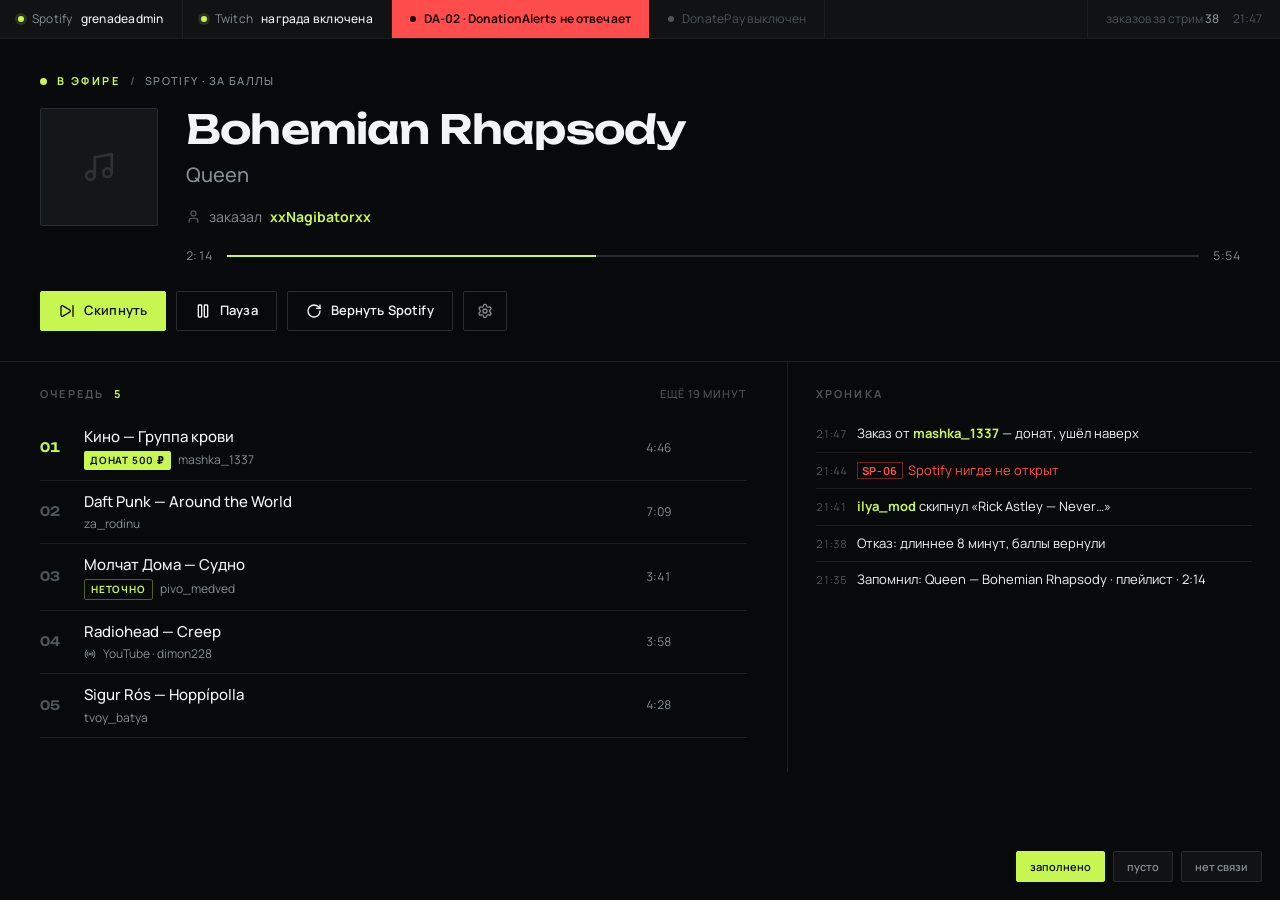
<file: docs/design/b-efir.html>
<!doctype html>
<html lang="ru">
<head>
<meta charset="utf-8">
<meta name="viewport" content="width=device-width, initial-scale=1">
<title>Вариант Б — Эфир</title>
<link rel="stylesheet" href="../../internal/server/web/fonts/fonts.css">
<style>
/* ВАРИАНТ Б — «Эфир»
   Одна краска: кислотный лайм, цвет «в эфире». Экран строится не блоками,
   а типографикой: то, что играет, набрано таким кеглем, что читается с
   другого конца комнаты, а очередь намеренно мелкая и служебная.
   Заголовки — Unbounded, интерфейс — Manrope. */

:root {
  --bg:      #08090a;
  --raise:   #101214;
  --line:    #1c1f22;
  --line-2:  #282c30;
  --text:    #f2f4f5;
  --dim:     #858d94;
  --dimmer:  #4d545a;
  --lime:    #c8f751;
  --lime-lo: #4e5f22;
  --bad:     #ff4d4d;
  --ok:      #c8f751;
}

* { box-sizing: border-box; }

body {
  margin: 0;
  background: var(--bg);
  color: var(--text);
  font: 15px/1.5 Manrope, system-ui, sans-serif;
  -webkit-font-smoothing: antialiased;
}

h1, h2, .display { font-family: Unbounded, Manrope, sans-serif; font-weight: 600; }

/* ── Лента подключений: одна строка во всю ширину ───────────────────── */
/* Пока всё хорошо — это тонкая полоска, которую не замечаешь.
   Как только что-то отвалилось, ячейка заливается цветом и раздвигается. */

.status-bar {
  display: flex;
  border-bottom: 1px solid var(--line);
  background: var(--raise);
}

.st {
  display: flex; align-items: center; gap: 8px;
  padding: 10px 18px;
  border-right: 1px solid var(--line);
  font-size: 12px; letter-spacing: .02em;
  color: var(--dim);
  white-space: nowrap;
}
.st .led { width: 6px; height: 6px; border-radius: 50%; background: var(--dimmer); flex: none; }
.st.on .led { background: var(--lime); box-shadow: 0 0 0 3px rgba(200,247,81,.14); }
.st.on b { color: var(--text); font-weight: 500; }
.st.off {
  background: var(--bad); color: #1a0000; font-weight: 700; letter-spacing: .01em;
}
.st.off .led { background: #1a0000; box-shadow: none; }
.st.off b { color: #1a0000; }
.st.idle { color: var(--dimmer); }

.bar-tail {
  margin-left: auto; display: flex; align-items: center; gap: 14px;
  padding: 0 18px; font-size: 12px; color: var(--dimmer);
  border-left: 1px solid var(--line);
}
.bar-tail b { color: var(--dim); font-weight: 500; }

/* ── Эфир: главный экран ────────────────────────────────────────────── */

.stage {
  padding: 34px 40px 30px;
  border-bottom: 1px solid var(--line);
  position: relative;
}

.eyebrow {
  display: flex; align-items: center; gap: 10px;
  font-size: 11px; font-weight: 700; letter-spacing: .22em; text-transform: uppercase;
  color: var(--lime);
  margin-bottom: 18px;
}
.eyebrow .live {
  width: 7px; height: 7px; background: var(--lime); border-radius: 50%;
}
.eyebrow .sep { color: var(--dimmer); letter-spacing: 0; }
.eyebrow .where { color: var(--dim); font-weight: 500; letter-spacing: .12em; }

.stage-row { display: flex; gap: 28px; align-items: flex-start; }

.art {
  width: 118px; height: 118px; flex: none;
  border: 1px solid var(--line-2);
  background: #14171a;
  display: grid; place-items: center;
  border-radius: 2px;
}
.art svg { width: 34px; height: 34px; color: #2c3136; }

.headline {
  font-family: Unbounded, sans-serif;
  font-size: 40px; line-height: 1.05; font-weight: 600;
  letter-spacing: -.02em;
  margin: 0 0 10px;
  overflow: hidden; text-overflow: ellipsis; white-space: nowrap;
}
.subhead { font-size: 20px; color: var(--dim); font-weight: 500; margin-bottom: 16px; }

.credit { display: flex; align-items: center; gap: 8px; font-size: 14px; color: var(--dim); }
.credit b { color: var(--lime); font-weight: 700; }
.credit svg { width: 15px; height: 15px; color: var(--dimmer); }

.meter { margin-top: 20px; display: flex; align-items: center; gap: 14px; }
.meter .bar { flex: 1; height: 2px; background: var(--line-2); position: relative; }
.meter .bar i { position: absolute; inset: 0 auto 0 0; background: var(--lime); transition: width .9s linear; }
.meter .t { font-size: 12px; color: var(--dim); font-variant-numeric: tabular-nums; letter-spacing: .04em; }

.acts { display: flex; gap: 10px; margin-top: 26px; }
.act {
  display: inline-flex; align-items: center; gap: 9px;
  border: 1px solid var(--line-2); background: transparent; color: var(--text);
  padding: 11px 18px; border-radius: 2px; cursor: pointer;
  font: 600 13px/1 Manrope, sans-serif; letter-spacing: .01em;
}
.act:hover { border-color: var(--dim); }
.act svg { width: 16px; height: 16px; }
.act.key { background: var(--lime); border-color: var(--lime); color: #0d1204; }
.act.key:hover { background: #d5ff6b; }
.act.icon { padding: 11px 13px; color: var(--dim); }

/* ── Очередь: намеренно мельче эфира ────────────────────────────────── */

.lower { display: grid; grid-template-columns: 1.6fr 1fr; }
.queue { padding: 24px 40px 34px; border-right: 1px solid var(--line); }
.side { padding: 24px 28px 34px; }

.kicker {
  font-size: 11px; font-weight: 700; letter-spacing: .2em; text-transform: uppercase;
  color: var(--dimmer); margin-bottom: 14px;
  display: flex; align-items: baseline; gap: 10px;
}
.kicker .cnt { color: var(--lime); }
.kicker .rest { margin-left: auto; font-weight: 500; letter-spacing: .08em; }

.rows { list-style: none; margin: 0; padding: 0; }
.rows li {
  display: grid; grid-template-columns: 30px 1fr auto 62px; align-items: center;
  gap: 14px; padding: 10px 0; border-bottom: 1px solid var(--line);
}
.rows .idx {
  font-family: Unbounded, sans-serif; font-size: 13px; font-weight: 600;
  color: var(--dimmer); font-variant-numeric: tabular-nums;
}
.rows li:first-child .idx { color: var(--lime); }
.rows .body { min-width: 0; }
.rows .ttl { font-weight: 500; white-space: nowrap; overflow: hidden; text-overflow: ellipsis; }
.rows .sub { font-size: 12px; color: var(--dim); display: flex; align-items: center; gap: 7px; margin-top: 2px; }
.rows .sub svg { width: 12px; height: 12px; }
.rows .len { font-size: 12px; color: var(--dim); font-variant-numeric: tabular-nums; }
.rows .tools { display: flex; gap: 6px; justify-content: flex-end; opacity: 0; }
.rows li:hover .tools { opacity: 1; }
.rows .tools button {
  background: none; border: none; color: var(--dimmer); cursor: pointer; padding: 4px;
  display: grid; place-items: center;
}
.rows .tools button:hover { color: var(--text); }
.rows .tools button.kill:hover { color: var(--bad); }
.rows .tools svg { width: 15px; height: 15px; }

.chip {
  font-size: 10px; font-weight: 700; letter-spacing: .08em; text-transform: uppercase;
  padding: 2px 6px; border-radius: 2px;
}
.chip.money { background: var(--lime); color: #0d1204; }
.chip.doubt { border: 1px solid var(--lime-lo); color: var(--lime); }

@keyframes land {
  from { transform: translateX(-6px); background: rgba(200,247,81,.10); }
  to   { transform: none; background: transparent; }
}
.rows li.fresh { animation: land .5s ease-out; }

/* ── Хроника ────────────────────────────────────────────────────────── */

.feed { list-style: none; margin: 0; padding: 0; font-size: 13px; }
.feed li { padding: 8px 0; border-bottom: 1px solid var(--line); display: flex; gap: 10px; }
.feed li:last-child { border: none; }
.feed .when { color: var(--dimmer); font-size: 11px; font-variant-numeric: tabular-nums; flex: none; padding-top: 2px; }
.feed .who { color: var(--lime); font-weight: 700; }
.feed .fault { color: var(--bad); }
.feed .fcode {
  font-weight: 700; font-size: 11px; letter-spacing: .06em;
  color: var(--bad); border: 1px solid rgba(255,77,77,.4); padding: 0 4px; margin-right: 5px;
}

/* ── Пустые состояния ───────────────────────────────────────────────── */

.void { padding: 40px 0 30px; }
.void .mark {
  font-family: Unbounded, sans-serif; font-size: 22px; font-weight: 600;
  letter-spacing: -.01em; color: var(--dim); margin-bottom: 8px;
}
.void .say { font-size: 14px; color: var(--dimmer); max-width: 380px; line-height: 1.6; }
.void .rule { width: 40px; height: 2px; background: var(--line-2); margin-bottom: 20px; }
.void.hot .rule { background: var(--bad); }
.void.hot .mark { color: var(--bad); }

.demo {
  position: fixed; right: 18px; bottom: 18px; display: flex; gap: 8px; z-index: 9;
}
.demo button {
  background: var(--raise); border: 1px solid var(--line-2); color: var(--dim);
  cursor: pointer; font: 600 11px/1 Manrope, sans-serif; padding: 9px 13px; border-radius: 2px;
}
.demo button.sel { background: var(--lime); border-color: var(--lime); color: #0d1204; }
</style>
</head>
<body>

<svg xmlns="http://www.w3.org/2000/svg" style="display:none">
<!-- Иконки Lucide 1.33.0, лицензия ISC. Один набор на всю панель,
     эмодзи вместо иконок не используем. -->
<symbol id="i-arrow-up" viewBox="0 0 24 24" fill="none" stroke="currentColor" stroke-width="2" stroke-linecap="round" stroke-linejoin="round"><path d="m5 12 7-7 7 7" /> <path d="M12 19V5" /></symbol>
<symbol id="i-ban" viewBox="0 0 24 24" fill="none" stroke="currentColor" stroke-width="2" stroke-linecap="round" stroke-linejoin="round"><circle cx="12" cy="12" r="10" /> <path d="M4.929 4.929 19.07 19.071" /></symbol>
<symbol id="i-circle-check" viewBox="0 0 24 24" fill="none" stroke="currentColor" stroke-width="2" stroke-linecap="round" stroke-linejoin="round"><circle cx="12" cy="12" r="10" /> <path d="m9 12 2 2 4-4" /></symbol>
<symbol id="i-clock" viewBox="0 0 24 24" fill="none" stroke="currentColor" stroke-width="2" stroke-linecap="round" stroke-linejoin="round"><circle cx="12" cy="12" r="10" /> <path d="M12 6v6l4 2" /></symbol>
<symbol id="i-coins" viewBox="0 0 24 24" fill="none" stroke="currentColor" stroke-width="2" stroke-linecap="round" stroke-linejoin="round"><path d="M13.744 17.736a6 6 0 1 1-7.48-7.48" /> <path d="M15 6h1v4" /> <path d="m6.134 14.768.866-.5 2 3.464" /> <circle cx="16" cy="8" r="6" /></symbol>
<symbol id="i-download" viewBox="0 0 24 24" fill="none" stroke="currentColor" stroke-width="2" stroke-linecap="round" stroke-linejoin="round"><path d="M12 15V3" /> <path d="M21 15v4a2 2 0 0 1-2 2H5a2 2 0 0 1-2-2v-4" /> <path d="m7 10 5 5 5-5" /></symbol>
<symbol id="i-gift" viewBox="0 0 24 24" fill="none" stroke="currentColor" stroke-width="2" stroke-linecap="round" stroke-linejoin="round"><path d="M12 7v14" /> <path d="M20 11v8a2 2 0 0 1-2 2H6a2 2 0 0 1-2-2v-8" /> <path d="M7.5 7a1 1 0 0 1 0-5A4.8 8 0 0 1 12 7a4.8 8 0 0 1 4.5-5 1 1 0 0 1 0 5" /> <rect x="3" y="7" width="18" height="4" rx="1" /></symbol>
<symbol id="i-grip-vertical" viewBox="0 0 24 24" fill="none" stroke="currentColor" stroke-width="2" stroke-linecap="round" stroke-linejoin="round"><circle cx="9" cy="12" r="1" /> <circle cx="9" cy="5" r="1" /> <circle cx="9" cy="19" r="1" /> <circle cx="15" cy="12" r="1" /> <circle cx="15" cy="5" r="1" /> <circle cx="15" cy="19" r="1" /></symbol>
<symbol id="i-list-music" viewBox="0 0 24 24" fill="none" stroke="currentColor" stroke-width="2" stroke-linecap="round" stroke-linejoin="round"><path d="M16 5H3" /> <path d="M11 12H3" /> <path d="M11 19H3" /> <path d="M21 16V5" /> <circle cx="18" cy="16" r="3" /></symbol>
<symbol id="i-music" viewBox="0 0 24 24" fill="none" stroke="currentColor" stroke-width="2" stroke-linecap="round" stroke-linejoin="round"><path d="M9 18V5l12-2v13" /> <circle cx="6" cy="18" r="3" /> <circle cx="18" cy="16" r="3" /></symbol>
<symbol id="i-pause" viewBox="0 0 24 24" fill="none" stroke="currentColor" stroke-width="2" stroke-linecap="round" stroke-linejoin="round"><rect x="14" y="3" width="5" height="18" rx="1" /> <rect x="5" y="3" width="5" height="18" rx="1" /></symbol>
<symbol id="i-play" viewBox="0 0 24 24" fill="none" stroke="currentColor" stroke-width="2" stroke-linecap="round" stroke-linejoin="round"><path d="M5 5a2 2 0 0 1 3.008-1.728l11.997 6.998a2 2 0 0 1 .003 3.458l-12 7A2 2 0 0 1 5 19z" /></symbol>
<symbol id="i-plug-zap" viewBox="0 0 24 24" fill="none" stroke="currentColor" stroke-width="2" stroke-linecap="round" stroke-linejoin="round"><path d="M6.3 20.3a2.4 2.4 0 0 0 3.4 0L12 18l-6-6-2.3 2.3a2.4 2.4 0 0 0 0 3.4Z" /> <path d="m2 22 3-3" /> <path d="M7.5 13.5 10 11" /> <path d="M10.5 16.5 13 14" /> <path d="m18 3-4 4h6l-4 4" /></symbol>
<symbol id="i-radio" viewBox="0 0 24 24" fill="none" stroke="currentColor" stroke-width="2" stroke-linecap="round" stroke-linejoin="round"><path d="M16.247 7.761a6 6 0 0 1 0 8.478" /> <path d="M19.075 4.933a10 10 0 0 1 0 14.134" /> <path d="M4.925 19.067a10 10 0 0 1 0-14.134" /> <path d="M7.753 16.239a6 6 0 0 1 0-8.478" /> <circle cx="12" cy="12" r="2" /></symbol>
<symbol id="i-rotate-cw" viewBox="0 0 24 24" fill="none" stroke="currentColor" stroke-width="2" stroke-linecap="round" stroke-linejoin="round"><path d="M21 12a9 9 0 1 1-9-9c2.52 0 4.93 1 6.74 2.74L21 8" /> <path d="M21 3v5h-5" /></symbol>
<symbol id="i-search" viewBox="0 0 24 24" fill="none" stroke="currentColor" stroke-width="2" stroke-linecap="round" stroke-linejoin="round"><path d="m21 21-4.34-4.34" /> <circle cx="11" cy="11" r="8" /></symbol>
<symbol id="i-settings" viewBox="0 0 24 24" fill="none" stroke="currentColor" stroke-width="2" stroke-linecap="round" stroke-linejoin="round"><path d="M9.671 4.136a2.34 2.34 0 0 1 4.659 0 2.34 2.34 0 0 0 3.319 1.915 2.34 2.34 0 0 1 2.33 4.033 2.34 2.34 0 0 0 0 3.831 2.34 2.34 0 0 1-2.33 4.033 2.34 2.34 0 0 0-3.319 1.915 2.34 2.34 0 0 1-4.659 0 2.34 2.34 0 0 0-3.32-1.915 2.34 2.34 0 0 1-2.33-4.033 2.34 2.34 0 0 0 0-3.831A2.34 2.34 0 0 1 6.35 6.051a2.34 2.34 0 0 0 3.319-1.915" /> <circle cx="12" cy="12" r="3" /></symbol>
<symbol id="i-skip-forward" viewBox="0 0 24 24" fill="none" stroke="currentColor" stroke-width="2" stroke-linecap="round" stroke-linejoin="round"><path d="M21 4v16" /> <path d="M6.029 4.285A2 2 0 0 0 3 6v12a2 2 0 0 0 3.029 1.715l9.997-5.998a2 2 0 0 0 .003-3.432z" /></symbol>
<symbol id="i-trash-2" viewBox="0 0 24 24" fill="none" stroke="currentColor" stroke-width="2" stroke-linecap="round" stroke-linejoin="round"><path d="M10 11v6" /> <path d="M14 11v6" /> <path d="M19 6v14a2 2 0 0 1-2 2H7a2 2 0 0 1-2-2V6" /> <path d="M3 6h18" /> <path d="M8 6V4a2 2 0 0 1 2-2h4a2 2 0 0 1 2 2v2" /></symbol>
<symbol id="i-triangle-alert" viewBox="0 0 24 24" fill="none" stroke="currentColor" stroke-width="2" stroke-linecap="round" stroke-linejoin="round"><path d="m21.73 18-8-14a2 2 0 0 0-3.48 0l-8 14A2 2 0 0 0 4 21h16a2 2 0 0 0 1.73-3" /> <path d="M12 9v4" /> <path d="M12 17h.01" /></symbol>
<symbol id="i-user" viewBox="0 0 24 24" fill="none" stroke="currentColor" stroke-width="2" stroke-linecap="round" stroke-linejoin="round"><path d="M19 21v-2a4 4 0 0 0-4-4H9a4 4 0 0 0-4 4v2" /> <circle cx="12" cy="7" r="4" /></symbol>
<symbol id="i-volume-2" viewBox="0 0 24 24" fill="none" stroke="currentColor" stroke-width="2" stroke-linecap="round" stroke-linejoin="round"><path d="M11 4.702a.705.705 0 0 0-1.203-.498L6.413 7.587A1.4 1.4 0 0 1 5.416 8H3a1 1 0 0 0-1 1v6a1 1 0 0 0 1 1h2.416a1.4 1.4 0 0 1 .997.413l3.383 3.384A.705.705 0 0 0 11 19.298z" /> <path d="M16 9a5 5 0 0 1 0 6" /> <path d="M19.364 18.364a9 9 0 0 0 0-12.728" /></symbol>
<symbol id="i-x" viewBox="0 0 24 24" fill="none" stroke="currentColor" stroke-width="2" stroke-linecap="round" stroke-linejoin="round"><path d="M18 6 6 18" /> <path d="m6 6 12 12" /></symbol>
</svg>


<div class="status-bar" id="bar">
  <div class="st on"><i class="led"></i>Spotify <b>grenadeadmin</b></div>
  <div class="st on"><i class="led"></i>Twitch <b>награда включена</b></div>
  <div class="st off"><i class="led"></i>DA-02 · DonationAlerts не отвечает</div>
  <div class="st idle"><i class="led"></i>DonatePay выключен</div>
  <div class="bar-tail"><span>заказов за стрим <b>38</b></span><span>21:47</span></div>
</div>

<section class="stage" id="stage">
  <div class="eyebrow">
    <i class="live"></i> В эфире
    <span class="sep">/</span>
    <span class="where">Spotify · за баллы</span>
  </div>

  <div class="stage-row">
    <div class="art">
      <svg><use href="#i-music"></use></svg>
    </div>
    <div style="min-width:0;flex:1">
      <h1 class="headline">Bohemian Rhapsody</h1>
      <div class="subhead">Queen</div>
      <div class="credit">
        <svg><use href="#i-user"></use></svg>
        заказал <b>xxNagibatorxx</b>
      </div>
      <div class="meter">
        <span class="t">2:14</span>
        <span class="bar"><i style="width:38%"></i></span>
        <span class="t">5:54</span>
      </div>
    </div>
  </div>

  <div class="acts">
    <button class="act key">
      <svg><use href="#i-skip-forward"></use></svg>
      Скипнуть
    </button>
    <button class="act">
      <svg><use href="#i-pause"></use></svg>
      Пауза
    </button>
    <button class="act">
      <svg><use href="#i-rotate-cw"></use></svg>
      Вернуть Spotify
    </button>
    <button class="act icon" title="Настройки">
      <svg><use href="#i-settings"></use></svg>
    </button>
  </div>
</section>

<div class="lower">
  <section class="queue" id="queue">
    <div class="kicker">Очередь <span class="cnt">5</span> <span class="rest">ещё 19 минут</span></div>
    <ul class="rows">
      <li class="fresh">
        <span class="idx">01</span>
        <span class="body">
          <span class="ttl">Кино — Группа крови</span>
          <span class="sub"><span class="chip money">донат 500 ₽</span> mashka_1337</span>
        </span>
        <span class="len">4:46</span>
        <span class="tools">
          <button title="Наверх"><svg><use href="#i-arrow-up"></use></svg></button>
          <button class="kill" title="Удалить"><svg><use href="#i-trash-2"></use></svg></button>
        </span>
      </li>
      <li>
        <span class="idx">02</span>
        <span class="body">
          <span class="ttl">Daft Punk — Around the World</span>
          <span class="sub">za_rodinu</span>
        </span>
        <span class="len">7:09</span>
        <span class="tools">
          <button title="Наверх"><svg><use href="#i-arrow-up"></use></svg></button>
          <button class="kill" title="Удалить"><svg><use href="#i-trash-2"></use></svg></button>
        </span>
      </li>
      <li>
        <span class="idx">03</span>
        <span class="body">
          <span class="ttl">Молчат Дома — Судно</span>
          <span class="sub"><span class="chip doubt">неточно</span> pivo_medved</span>
        </span>
        <span class="len">3:41</span>
        <span class="tools">
          <button title="Наверх"><svg><use href="#i-arrow-up"></use></svg></button>
          <button class="kill" title="Удалить"><svg><use href="#i-trash-2"></use></svg></button>
        </span>
      </li>
      <li>
        <span class="idx">04</span>
        <span class="body">
          <span class="ttl">Radiohead — Creep</span>
          <span class="sub"><svg><use href="#i-radio"></use></svg> YouTube · dimon228</span>
        </span>
        <span class="len">3:58</span>
        <span class="tools">
          <button title="Наверх"><svg><use href="#i-arrow-up"></use></svg></button>
          <button class="kill" title="Удалить"><svg><use href="#i-trash-2"></use></svg></button>
        </span>
      </li>
      <li>
        <span class="idx">05</span>
        <span class="body">
          <span class="ttl">Sigur Rós — Hoppípolla</span>
          <span class="sub">tvoy_batya</span>
        </span>
        <span class="len">4:28</span>
        <span class="tools">
          <button title="Наверх"><svg><use href="#i-arrow-up"></use></svg></button>
          <button class="kill" title="Удалить"><svg><use href="#i-trash-2"></use></svg></button>
        </span>
      </li>
    </ul>
  </section>

  <aside class="side">
    <div class="kicker">Хроника</div>
    <ul class="feed">
      <li><span class="when">21:47</span><span>Заказ от <span class="who">mashka_1337</span> — донат, ушёл наверх</span></li>
      <li><span class="when">21:44</span><span class="fault"><span class="fcode">SP-06</span>Spotify нигде не открыт</span></li>
      <li><span class="when">21:41</span><span><span class="who">ilya_mod</span> скипнул «Rick Astley — Never…»</span></li>
      <li><span class="when">21:38</span><span>Отказ: длиннее 8 минут, баллы вернули</span></li>
      <li><span class="when">21:35</span><span>Запомнил: Queen — Bohemian Rhapsody · плейлист · 2:14</span></li>
    </ul>
  </aside>
</div>

<div class="demo">
  <button class="sel" data-view="full">заполнено</button>
  <button data-view="empty">пусто</button>
  <button data-view="down">нет связи</button>
</div>

<script>
const stage = document.getElementById("stage");
const queue = document.getElementById("queue");
const bar = document.getElementById("bar");
const stageFull = stage.innerHTML;
const queueFull = queue.innerHTML;
const barFull = bar.innerHTML;
const S = "../../internal/server/web/icons/sprite.svg";

const views = {
  empty: {
    stage: `<div class="eyebrow" style="color:var(--dimmer)">
        <i class="live" style="background:var(--dimmer)"></i> Тихо
      </div>
      <div class="void">
        <div class="rule"></div>
        <div class="mark">Заказов нет</div>
        <div class="say">В Spotify играет то, что ты включил сам. Как только зритель закажет трек,
          он появится здесь, а после очереди музыка вернётся на эту же секунду.</div>
      </div>`,
    queue: `<div class="kicker">Очередь <span class="cnt" style="color:var(--dimmer)">0</span></div>
      <div class="void">
        <div class="rule"></div>
        <div class="mark">Пусто</div>
        <div class="say">Заказ стоит 1000 баллов или донат от 100 ₽.
          Команда для чата: <span style="color:var(--dim)">!заказ артист — название</span></div>
      </div>`,
    bar: barFull,
  },
  down: {
    stage: `<div class="eyebrow" style="color:var(--bad)">
        <i class="live" style="background:var(--bad)"></i> Связи нет
      </div>
      <div class="void hot">
        <div class="rule"></div>
        <div class="mark">SP-04 · Spotify отвалился</div>
        <div class="say">Слетела авторизация. Заказы копятся в очереди и заиграют,
          как только подключишься заново.</div>
        <button class="act key" style="margin-top:20px">Подключить заново</button>
      </div>`,
    queue: queueFull,
    bar: `<div class="st off"><i class="led"></i>SP-04 · Spotify отвалился</div>
      <div class="st on"><i class="led"></i>Twitch <b>награда включена</b></div>
      <div class="st off"><i class="led"></i>DA-02 · DonationAlerts не отвечает</div>
      <div class="st idle"><i class="led"></i>DonatePay выключен</div>
      <div class="bar-tail"><span>заказов за стрим <b>38</b></span><span>21:47</span></div>`,
  },
};

document.querySelectorAll(".demo button").forEach((b) => {
  b.onclick = () => {
    document.querySelectorAll(".demo button").forEach((x) => x.classList.remove("sel"));
    b.classList.add("sel");
    const v = b.dataset.view;
    stage.innerHTML = v === "full" ? stageFull : views[v].stage;
    queue.innerHTML = v === "full" ? queueFull : views[v].queue;
    bar.innerHTML = v === "full" ? barFull : views[v].bar;
  };
});
</script>
</body>
</html>
</file>
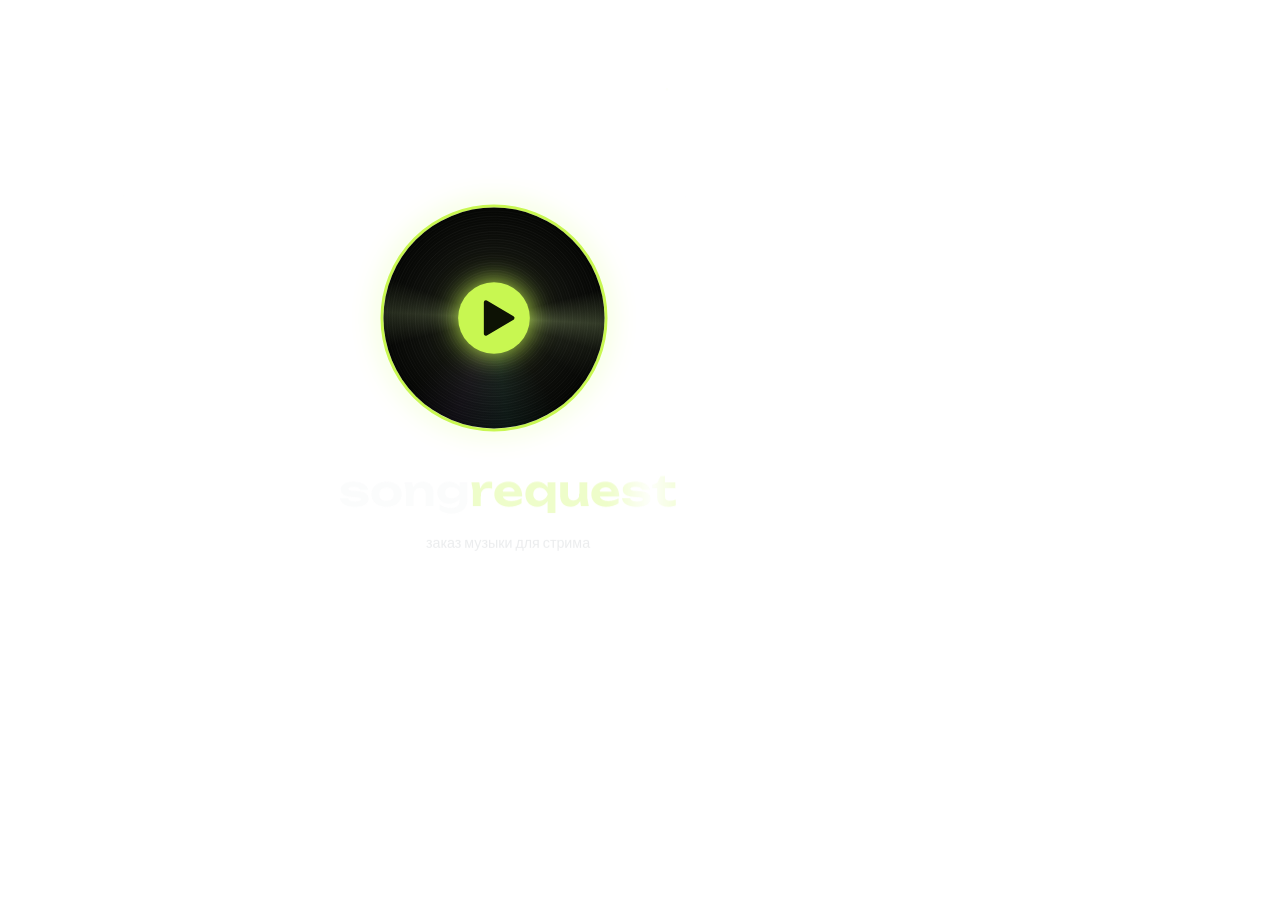
<file: tools/splash/export.html>
<!doctype html>
<html>
<head>
<meta charset="utf-8">
<link rel="stylesheet" href="../../internal/server/web/fonts/fonts.css">
</head>
<body>
<!-- Разрезает «Пластинку» на прозрачные кадры и записывает звук.
     Запуск: chrome --headless --dump-dom export.html; кадры уходят в DOM
     строками data:image/png, их забирает tools/splash/pack.py. -->
<canvas id="c" width="1000" height="700"></canvas>
<pre id="out"></pre>
<script src="splash.js"></script>
<script>
(async function () { try {
  await document.fonts.load("600 42px Unbounded");
  await document.fonts.load("500 14px Manrope");
  const FPS = 50, END = 2.56;
  const c = document.getElementById("c"), ctx = c.getContext("2d");
  const v = Splash.variants.find((x) => x.id === "vinyl");
  const lines = [];
  for (let i = 0; i * (1 / FPS) <= END; i++) {
    ctx.setTransform(1, 0, 0, 1, 0, 0);
    ctx.clearRect(0, 0, 1000, 700);
    v.render(ctx, i / FPS, 1000, 700);
    lines.push("F " + c.toDataURL("image/png"));
  }
  // Звук — тем же синтезом, что в превью, только в файл.
  const sr = 44100, oc = new OfflineAudioContext(2, sr * 4, sr);
  Splash.sound(oc, v.hit);
  const buf = await oc.startRendering();
  const L = buf.getChannelData(0), R = buf.getChannelData(1);
  const pcm = new Int16Array(L.length * 2);
  for (let i = 0; i < L.length; i++) {
    pcm[2 * i] = Math.max(-1, Math.min(1, L[i])) * 32767;
    pcm[2 * i + 1] = Math.max(-1, Math.min(1, R[i])) * 32767;
  }
  let bin = "";
  const bytes = new Uint8Array(pcm.buffer);
  for (let i = 0; i < bytes.length; i += 0x8000) bin += String.fromCharCode.apply(null, bytes.subarray(i, i + 0x8000));
  lines.push("S " + btoa(bin));
  await fetch("http://127.0.0.1:8765/out", { method: "POST", body: lines.join("\n") });
  document.title = "done";
  } catch (e) {
    document.title = "ERR " + e.message;
    fetch("http://127.0.0.1:8765/out", { method: "POST", body: "ERR " + e.message + "\n" + e.stack });
  }
})();
</script>
</body>
</html>
</file>
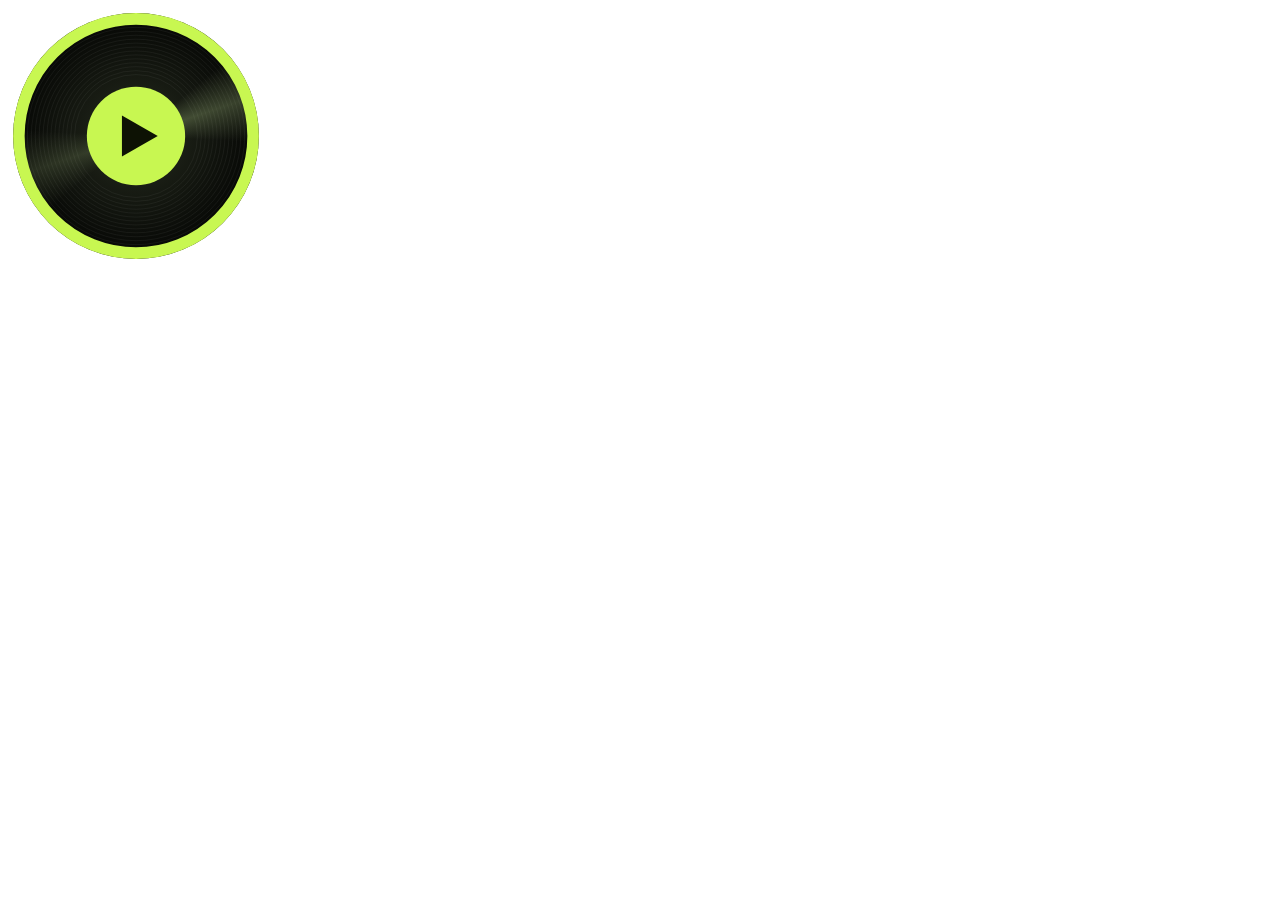
<file: tools/splash/icon.html>
<!doctype html>
<html>
<head><meta charset="utf-8"></head>
<body>
<!-- Значок программы — тот же знак, что в заставке: пластинка с лаймовым
     кантом и наклейкой со стрелкой «играть». Каждый размер рисуется
     отдельно: на 16 точках канавки превращаются в кашу, их там нет.
     Результат уходит в tools/splash/receive.py, оттуда — pack_icon.py. -->
<canvas id="c"></canvas>
<script>
(async function () {
  const LIME = "#c8f751", INK = "#0d1204";
  const c = document.getElementById("c"), x = c.getContext("2d");
  const out = [];
  for (const s of [16, 20, 24, 32, 40, 48, 64, 128, 256]) {
    c.width = c.height = s;
    x.clearRect(0, 0, s, s);
    const cx = s / 2, cy = s / 2, R = s / 2 - Math.max(0.5, s * 0.02);
    const small = s <= 24;
    // винил
    const g = x.createRadialGradient(cx, cy, R * 0.2, cx, cy, R);
    g.addColorStop(0, "#20251a");
    g.addColorStop(1, "#050604");
    x.fillStyle = g;
    x.beginPath(); x.arc(cx, cy, R, 0, Math.PI * 2); x.fill();
    if (!small) {
      for (let i = 0; i < (s >= 128 ? 14 : 4); i++) {
        x.strokeStyle = `rgba(255,255,255,${s >= 128 ? 0.05 : 0.08})`;
        x.lineWidth = Math.max(0.6, s / 256);
        x.beginPath(); x.arc(cx, cy, R * (0.5 + i * (s >= 128 ? 0.032 : 0.1)), 0, Math.PI * 2); x.stroke();
      }
      // блик
      const cg = x.createConicGradient(-0.7, cx, cy);
      [[0, 0], [0.06, 0.22], [0.12, 0], [0.5, 0], [0.56, 0.14], [0.62, 0], [1, 0]].forEach(([p, a]) => cg.addColorStop(p, `rgba(220,255,170,${a})`));
      x.fillStyle = cg;
      x.beginPath(); x.arc(cx, cy, R, 0, Math.PI * 2); x.fill();
    }
    // кант
    x.strokeStyle = LIME;
    x.lineWidth = Math.max(1, s * (small ? 0.09 : 0.045));
    x.beginPath(); x.arc(cx, cy, R - x.lineWidth / 2, 0, Math.PI * 2); x.stroke();
    // наклейка
    const lr = R * (small ? 0.56 : 0.4);
    x.fillStyle = LIME;
    x.beginPath(); x.arc(cx, cy, lr, 0, Math.PI * 2); x.fill();
    // стрелка «играть»
    const t = lr * 0.52;
    x.fillStyle = INK;
    x.beginPath();
    x.moveTo(cx - t * 0.55, cy - t * 0.8);
    x.lineTo(cx + t * 0.85, cy);
    x.lineTo(cx - t * 0.55, cy + t * 0.8);
    x.closePath();
    x.fill();
    out.push(s + " " + c.toDataURL("image/png"));
  }
  await fetch("http://127.0.0.1:8765/out", { method: "POST", body: out.join("\n") });
  document.title = "done";
})();
</script>
</body>
</html>
</file>
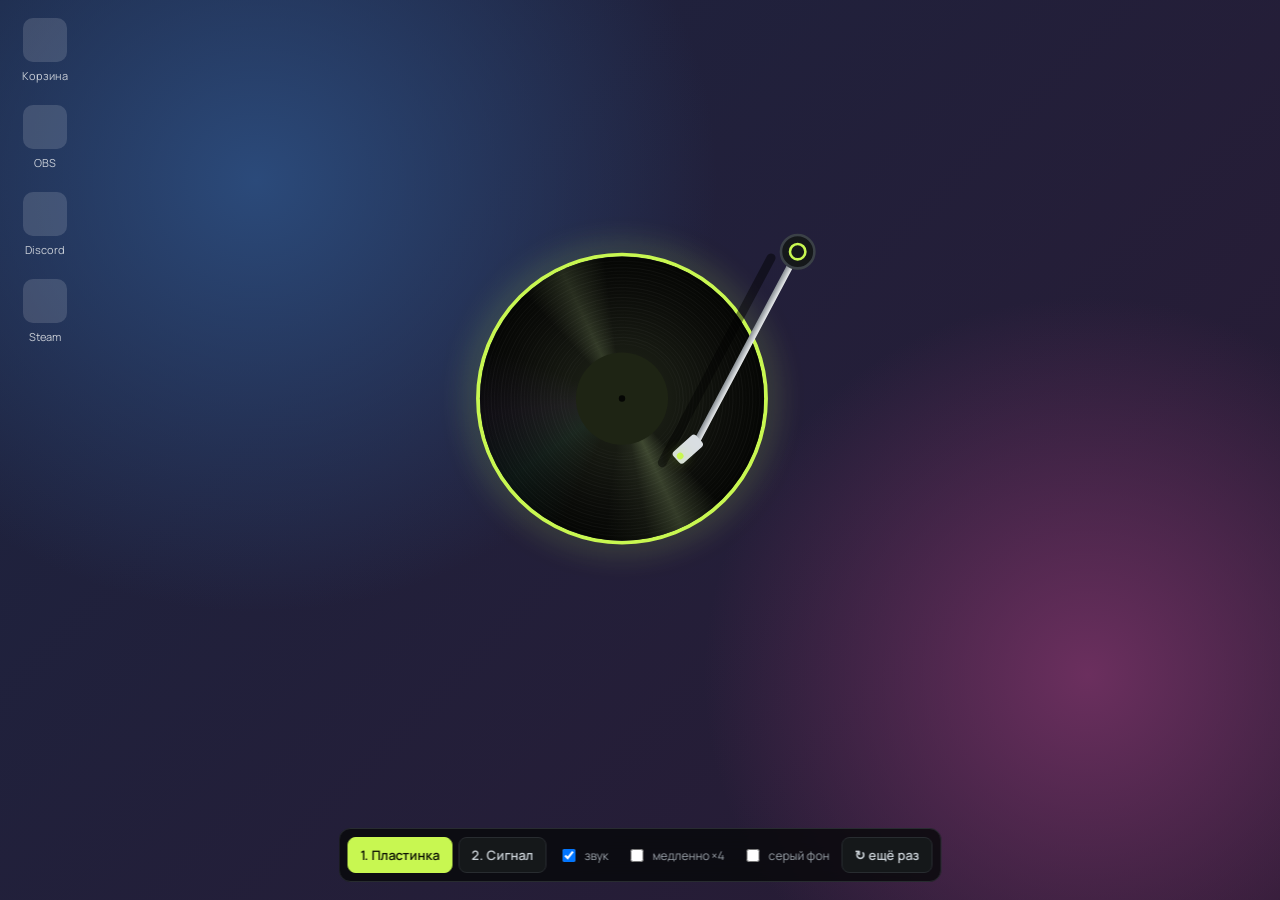
<file: tools/splash/preview.html>
<!doctype html>
<html lang="ru">
<head>
<meta charset="utf-8">
<meta name="viewport" content="width=device-width, initial-scale=1">
<title>Заставка — варианты</title>
<link rel="stylesheet" href="../../internal/server/web/fonts/fonts.css">
<style>
  :root { --lime: #c8f751; }
  html, body { margin: 0; height: 100%; overflow: hidden; font-family: Manrope, sans-serif; color: #f2f4f5; }
  /* Подложка «рабочий стол»: заставка прозрачная, и это должно быть видно. */
  body {
    background:
      radial-gradient(60% 80% at 20% 20%, #2b4a7a 0%, transparent 60%),
      radial-gradient(50% 70% at 85% 75%, #6b2f5e 0%, transparent 60%),
      linear-gradient(135deg, #1b2440, #2a1a33);
  }
  body.plain { background: #3a3f45; }
  .icons { position: fixed; left: 18px; top: 18px; display: grid; gap: 22px; opacity: .8; }
  .icons div { width: 54px; text-align: center; font-size: 11px; }
  .icons i { display: block; width: 44px; height: 44px; margin: 0 auto 6px; border-radius: 10px; background: rgba(255,255,255,.18); }
  canvas { position: fixed; inset: 0; width: 100%; height: 100%; }
  .bar {
    position: fixed; left: 50%; bottom: 18px; transform: translateX(-50%);
    display: flex; gap: 6px; align-items: center; flex-wrap: wrap; justify-content: center;
    background: rgba(8,9,10,.82); backdrop-filter: blur(10px);
    border: 1px solid #282c30; border-radius: 12px; padding: 8px; z-index: 2;
  }
  button { font: 600 13px Manrope, sans-serif; color: #c9d0d6; background: #15181a; border: 1px solid #282c30;
    border-radius: 8px; padding: 8px 12px; cursor: pointer; }
  button.on { color: #0d1204; background: var(--lime); border-color: var(--lime); }
  label { font-size: 12px; color: #99a1a8; display: flex; gap: 6px; align-items: center; padding: 0 6px; }
</style>
</head>
<body>
<div class="icons"><div><i></i>Корзина</div><div><i></i>OBS</div><div><i></i>Discord</div><div><i></i>Steam</div></div>
<canvas id="c"></canvas>
<div class="bar" id="bar">
  <label><input type="checkbox" id="snd" checked> звук</label>
  <label><input type="checkbox" id="slow"> медленно ×4</label>
  <label><input type="checkbox" id="plain"> серый фон</label>
  <button id="again">↻ ещё раз</button>
</div>
<script src="splash.js"></script>
<script>
(function () {
  const c = document.getElementById("c"), ctx = c.getContext("2d");
  const bar = document.getElementById("bar");
  let cur = 0, start = 0, played = false;

  Splash.variants.forEach((v, i) => {
    const b = document.createElement("button");
    b.textContent = (i + 1) + ". " + v.name;
    b.onclick = () => { cur = i; restart(); };
    bar.insertBefore(b, bar.children[i]);
    v.btn = b;
  });
  document.getElementById("again").onclick = restart;
  document.getElementById("plain").onchange = (e) => document.body.classList.toggle("plain", e.target.checked);

  function size() {
    const d = devicePixelRatio || 1;
    c.width = innerWidth * d; c.height = innerHeight * d;
    ctx.setTransform(d, 0, 0, d, 0, 0);
  }
  addEventListener("resize", size);
  size();

  function restart() {
    Splash.variants.forEach((v, i) => v.btn.classList.toggle("on", i === cur));
    start = performance.now();
    played = false;
    if (document.getElementById("snd").checked && !document.getElementById("slow").checked) sound(Splash.variants[cur].hit);
  }

  function frame(now) {
    const slow = document.getElementById("slow").checked ? 4 : 1;
    let t = (now - start) / 1000 / slow;
    // Финальный кадр держим секунду — потом по кругу.
    if (t > Splash.T_END + 1.2) { restart(); t = 0; }
    ctx.clearRect(0, 0, innerWidth, innerHeight);
    Splash.variants[cur].render(ctx, Math.min(t, Splash.T_END), innerWidth, innerHeight);
    requestAnimationFrame(frame);
  }

  // Звук: тёплый аккорд, искорка на «ударе» и выдох на раскрытии окна.
  let ac;
  function sound(hit) {
    try { ac = ac || new AudioContext(); } catch { return; }
    ac.resume();
    Splash.sound(ac, hit);
  }

  // ?v=0&t=1.6 — один неподвижный кадр (для проверки снимком).
  const q = new URLSearchParams(location.search);
  if (q.has("t")) {
    bar.style.display = "none";
    const still = () => {
      size();
      ctx.clearRect(0, 0, innerWidth, innerHeight);
      Splash.variants[+q.get("v") || 0].render(ctx, +q.get("t"), innerWidth, innerHeight);
      document.title = "drawn";
    };
    still();
    document.fonts.ready.then(still);
    addEventListener("resize", still);
    setTimeout(still, 300);
    return;
  }
  document.fonts.ready.then(() => { restart(); requestAnimationFrame(frame); });
})();
</script>
</body>
</html>
</file>
<file: internal/server/web/fonts/fonts.css>
/* Шрифты лежат рядом с приложением: панель обязана работать без интернета.
   Оставлены латиница и кириллица. Диапазон U+0400-045F — это обычные
   русские буквы; без него весь русский текст рисуется системным шрифтом,
   и это незаметно ровно до тех пор, пока не сравнишь с латиницей.
   Unbounded, Manrope — SIL Open Font License 1.1. */

@font-face {
  font-family: 'Unbounded';
  font-style: normal;
  font-weight: 600;
  font-display: swap;
  src: url('unbounded-600-cyrillic.woff2') format('woff2');
  unicode-range: U+0301, U+0400-045F, U+0490-0491, U+04B0-04B1, U+2116;
}

@font-face {
  font-family: 'Unbounded';
  font-style: normal;
  font-weight: 600;
  font-display: swap;
  src: url('unbounded-600-latin.woff2') format('woff2');
  unicode-range: U+0000-00FF, U+0131, U+0152-0153, U+02BB-02BC, U+02C6, U+02DA, U+02DC, U+0304, U+0308, U+0329, U+2000-206F, U+20AC, U+2122, U+2191, U+2193, U+2212, U+2215, U+FEFF, U+FFFD;
}

@font-face {
  font-family: 'Manrope';
  font-style: normal;
  font-weight: 400;
  font-display: swap;
  src: url('manrope-400-cyrillic.woff2') format('woff2');
  unicode-range: U+0301, U+0400-045F, U+0490-0491, U+04B0-04B1, U+2116;
}

@font-face {
  font-family: 'Manrope';
  font-style: normal;
  font-weight: 400;
  font-display: swap;
  src: url('manrope-400-latin.woff2') format('woff2');
  unicode-range: U+0000-00FF, U+0131, U+0152-0153, U+02BB-02BC, U+02C6, U+02DA, U+02DC, U+0304, U+0308, U+0329, U+2000-206F, U+20AC, U+2122, U+2191, U+2193, U+2212, U+2215, U+FEFF, U+FFFD;
}

@font-face {
  font-family: 'Manrope';
  font-style: normal;
  font-weight: 500;
  font-display: swap;
  src: url('manrope-500-cyrillic.woff2') format('woff2');
  unicode-range: U+0301, U+0400-045F, U+0490-0491, U+04B0-04B1, U+2116;
}

@font-face {
  font-family: 'Manrope';
  font-style: normal;
  font-weight: 500;
  font-display: swap;
  src: url('manrope-500-latin.woff2') format('woff2');
  unicode-range: U+0000-00FF, U+0131, U+0152-0153, U+02BB-02BC, U+02C6, U+02DA, U+02DC, U+0304, U+0308, U+0329, U+2000-206F, U+20AC, U+2122, U+2191, U+2193, U+2212, U+2215, U+FEFF, U+FFFD;
}

@font-face {
  font-family: 'Manrope';
  font-style: normal;
  font-weight: 600;
  font-display: swap;
  src: url('manrope-600-cyrillic.woff2') format('woff2');
  unicode-range: U+0301, U+0400-045F, U+0490-0491, U+04B0-04B1, U+2116;
}

@font-face {
  font-family: 'Manrope';
  font-style: normal;
  font-weight: 600;
  font-display: swap;
  src: url('manrope-600-latin.woff2') format('woff2');
  unicode-range: U+0000-00FF, U+0131, U+0152-0153, U+02BB-02BC, U+02C6, U+02DA, U+02DC, U+0304, U+0308, U+0329, U+2000-206F, U+20AC, U+2122, U+2191, U+2193, U+2212, U+2215, U+FEFF, U+FFFD;
}

@font-face {
  font-family: 'Manrope';
  font-style: normal;
  font-weight: 700;
  font-display: swap;
  src: url('manrope-700-cyrillic.woff2') format('woff2');
  unicode-range: U+0301, U+0400-045F, U+0490-0491, U+04B0-04B1, U+2116;
}

@font-face {
  font-family: 'Manrope';
  font-style: normal;
  font-weight: 700;
  font-display: swap;
  src: url('manrope-700-latin.woff2') format('woff2');
  unicode-range: U+0000-00FF, U+0131, U+0152-0153, U+02BB-02BC, U+02C6, U+02DA, U+02DC, U+0304, U+0308, U+0329, U+2000-206F, U+20AC, U+2122, U+2191, U+2193, U+2212, U+2215, U+FEFF, U+FFFD;
}


/* Шрифты для наборов оформления виджета. Десять семейств должны отличаться
   не краской, а голосом — иначе это один и тот же стиль в разных цветах.
   JetBrains Mono и Playfair — переменные: один файл покрывает все начертания,
   поэтому объявлены диапазоном веса, а не отдельными правилами на каждый. */

@font-face {
  font-family: 'JetBrains Mono';
  font-style: normal;
  font-weight: 100 800;
  font-display: swap;
  src: url('jetbrains-mono-400-cyrillic.woff2') format('woff2');
  unicode-range: U+0400-045F, U+0490-0491, U+04B0-04B1, U+2116;
}
@font-face {
  font-family: 'JetBrains Mono';
  font-style: normal;
  font-weight: 100 800;
  font-display: swap;
  src: url('jetbrains-mono-400-latin.woff2') format('woff2');
  unicode-range: U+0000-00FF, U+0131, U+0152-0153, U+02BB-02BC, U+2000-206F, U+2122, U+2191, U+2193, U+2212, U+2215;
}

@font-face {
  font-family: 'Playfair Display';
  font-style: normal;
  font-weight: 400 900;
  font-display: swap;
  src: url('playfair-700-cyrillic.woff2') format('woff2');
  unicode-range: U+0400-045F, U+0490-0491, U+04B0-04B1, U+2116;
}
@font-face {
  font-family: 'Playfair Display';
  font-style: normal;
  font-weight: 400 900;
  font-display: swap;
  src: url('playfair-700-latin.woff2') format('woff2');
  unicode-range: U+0000-00FF, U+0131, U+0152-0153, U+02BB-02BC, U+2000-206F, U+2122, U+2191, U+2193, U+2212, U+2215;
}

@font-face {
  font-family: 'Oswald';
  font-style: normal;
  font-weight: 200 700;
  font-display: swap;
  src: url('oswald-500-cyrillic.woff2') format('woff2');
  unicode-range: U+0400-045F, U+0490-0491, U+04B0-04B1, U+2116;
}
@font-face {
  font-family: 'Oswald';
  font-style: normal;
  font-weight: 200 700;
  font-display: swap;
  src: url('oswald-500-latin.woff2') format('woff2');
  unicode-range: U+0000-00FF, U+0131, U+0152-0153, U+02BB-02BC, U+2000-206F, U+2122, U+2191, U+2193, U+2212, U+2215;
}

/* Caveat — рукописный, для «Скетча». Press Start 2P — пиксельный, для
   «Пикселя». Оба с кириллицей, SIL Open Font License 1.1. */

@font-face {
  font-family: 'Caveat';
  font-style: normal;
  font-weight: 600;
  font-display: swap;
  src: url('caveat-600-cyrillic.woff2') format('woff2');
  unicode-range: U+0301, U+0400-045F, U+0490-0491, U+04B0-04B1, U+2116;
}

@font-face {
  font-family: 'Caveat';
  font-style: normal;
  font-weight: 600;
  font-display: swap;
  src: url('caveat-600-latin.woff2') format('woff2');
  unicode-range: U+0000-00FF, U+0131, U+0152-0153, U+02BB-02BC, U+02C6, U+02DA, U+02DC, U+2000-206F, U+2074, U+20AC, U+2122, U+2191, U+2193, U+2212, U+2215, U+FEFF, U+FFFD;
}

@font-face {
  font-family: 'Press Start 2P';
  font-style: normal;
  font-weight: 400;
  font-display: swap;
  src: url('pressstart-400-cyrillic.woff2') format('woff2');
  unicode-range: U+0301, U+0400-045F, U+0490-0491, U+04B0-04B1, U+2116;
}

@font-face {
  font-family: 'Press Start 2P';
  font-style: normal;
  font-weight: 400;
  font-display: swap;
  src: url('pressstart-400-latin.woff2') format('woff2');
  unicode-range: U+0000-00FF, U+0131, U+0152-0153, U+02BB-02BC, U+02C6, U+02DA, U+02DC, U+2000-206F, U+2074, U+20AC, U+2122, U+2191, U+2193, U+2212, U+2215, U+FEFF, U+FFFD;
}
</file>
